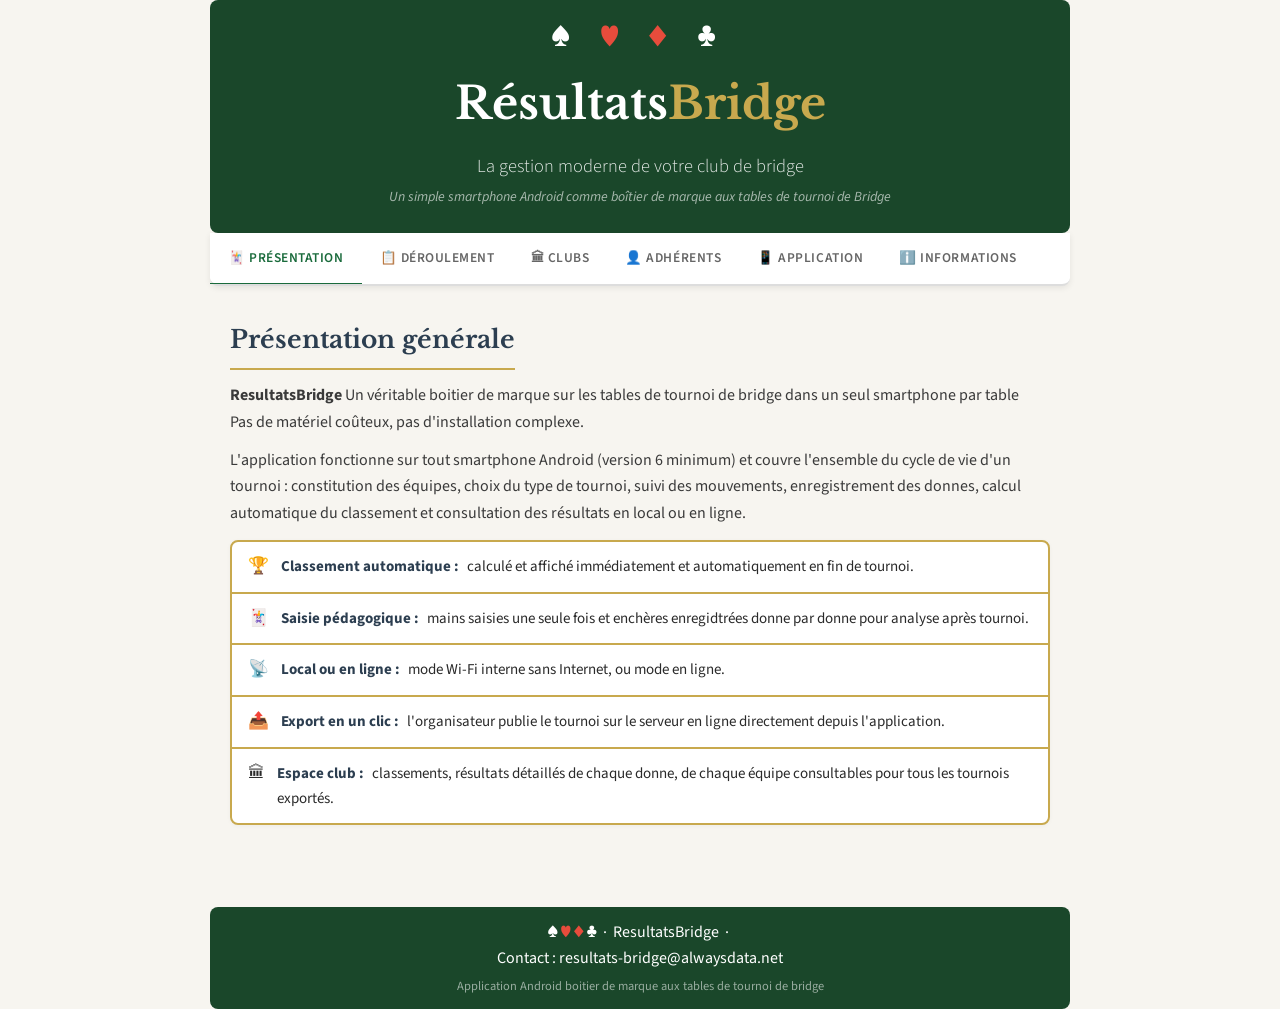
<file: index.html>
<!DOCTYPE html>
<html lang="fr">
<head>
    <meta charset="UTF-8">
    <meta name="viewport" content="width=device-width, initial-scale=1.0">
    <title>ResultatsBridge – Gestion de tournois de bridge</title>
    <link rel="icon" type="image/x-icon" href="https://resultats-bridge.alwaysdata.net/favicon.ico">
    <link rel="preconnect" href="https://fonts.googleapis.com">
    <link href="https://fonts.googleapis.com/css2?family=Libre+Baskerville:ital,wght@0,400;0,700;1,400&family=Source+Sans+3:wght@300;400;600;700&display=swap" rel="stylesheet">
    <link rel="stylesheet" href="style.css">
    <!-- Si index.html est à la racine et style.css aussi : href="style.css"      -->
    <!-- Si index.html est dans /asso/ comme les autres  : href="../style.css"    -->
</head>
<body>

<!-- ══ HEADER ══ -->
<header>
    <div class="header-inner">
        <div class="suits">
            ♠ <span class="suit-r">♥</span> <span class="suit-r">♦</span> ♣
        </div>
        <h1>Résultats<em>Bridge</em></h1>
        <p class="tagline suit-b">La gestion moderne de votre club de bridge</p>
        <p class="sub suit-b">Un simple smartphone Android comme boîtier de marque aux tables de tournoi de Bridge</p>
    </div>
</header>

<!-- ══ NAVIGATION ONGLETS ══ -->
<nav class="tab-nav" role="navigation" aria-label="Sections du site">
    <ul>
        <li><a href="#" data-tab="presentation" class="active">🃏 Présentation</a></li>
        <li><a href="#" data-tab="deroulement">📋 Déroulement</a></li>
        <li><a href="#" data-tab="clubs">🏛 Clubs</a></li>
        <li><a href="#" data-tab="adherents">👤 Adhérents</a></li>
        <li><a href="#" data-tab="telechargement">📱 Application</a></li>
        <li><a href="#" data-tab="informations">ℹ️ Informations</a></li>
    </ul>
</nav>

<!-- ════════════════════════════════════════════
     ONGLET 1 – PRÉSENTATION
     ════════════════════════════════════════════ -->
<section id="presentation" class="page-section active">

    <h2 class="anim">Présentation générale</h2>
    <p class="anim anim-d1">
        <strong>ResultatsBridge</strong> Un véritable boitier de marque sur les tables de tournoi de bridge dans un seul smartphone par
        table <br>
		Pas de matériel coûteux, pas d'installation complexe.
    </p>
    <p class="anim anim-d2">
        L'application fonctionne sur tout smartphone Android (version 6 minimum) et couvre l'ensemble
        du cycle de vie d'un tournoi : constitution des équipes, choix du type de tournoi, suivi des mouvements, enregistrement
        des donnes, calcul automatique du classement et consultation des résultats en local ou en ligne.
    </p>

    <!-- Fonctionnalités : liste compacte, pas de gros blocs cliquables -->
    <div class="foncs-liste anim">
        <div class="fonc-item">
            <span class="ico">🏆</span>
            <span><strong>Classement automatique :</strong> calculé et affiché immédiatement et automatiquement en fin de tournoi.</span>
        </div>
        <div class="fonc-item">
            <span class="ico">🃏</span>
            <span><strong>Saisie pédagogique :</strong> mains saisies une seule fois et enchères enregidtrées donne par donne pour analyse après tournoi.</span>
        </div>
        <div class="fonc-item">
            <span class="ico">📡</span>
            <span><strong>Local ou en ligne :</strong> mode Wi-Fi interne sans Internet, ou mode en ligne. </span>
        </div>
        <div class="fonc-item">
            <span class="ico">📤</span>
            <span><strong>Export en un clic :</strong> l'organisateur publie le tournoi sur le serveur en ligne directement depuis l'application.</span>
        </div>
		<div class="fonc-item">
            <span class="ico">🏛</span>
            <span><strong>Espace club :</strong> classements, résultats détaillés de chaque donne, de chaque équipe consultables pour tous les tournois exportés.</span>
        </div>
        
    </div>

    

</section>

<!-- ════════════════════════════════════════════
     ONGLET 2 – DÉROULEMENT
     ════════════════════════════════════════════ -->
<section id="deroulement" class="page-section">

    <h2 class="anim">Modes de fonctionnement</h2>
	<div class="foncs-liste anim">
        <div class="fonc-item">             
            <span class="ico">📡</span>
			<span><strong>Mode local Wi-Fi : </strong>           
            L'<strong>Organisateur</strong> crée un point d'accès Wi-Fi sur son smartphone 
			ou utilise un réseau Wi-Fi présent. Les joueurs s'y connectent et saisissent l'adresse IP 
			communiquée par l'<strong>Organisateur</strong>. <strong>Aucun Internet requis.</strong> 
			Export vers le serveur possible en fin de tournoi.</span>
        </div>
        <div class="fonc-item">
            <span class="ico">🌐 </span>
            <span><strong>Mode en ligne : </strong>
			L'<strong>Organisateur</strong> crée le tournoi directement sur le serveur. Les saisies sont envoyées en temps réel vers le serveur. Résultats accessibles immédiatement par les adhérents.</span>
        </div>    
    </div>
	
	<h2 class="anim">Préparation d'un tournoi</h2>
    <p class="anim">
        L'<strong>Organisateur</strong> configure le tournoi depuis son smartphone : nombre d'équipes,
        de tables, de donnes par table et de type le tournoi. 
    </p>

    <h3 class="anim">Types de tournois supportés</h3>
    <ul class="liste anim">
        <li>Tournois par 4 équipes sur 2 tables</li>
        <li>Tournois « Howell » avec ou sans table relais</li>
        <li>Tournois « Mitchell »</li>
    </ul>
	
	<p> Tous les mouvements sont préétablis et toutes informations nécessaires sont affichées 
	sur chaque smartphone de table, assurant le bon déroulement.</p>
	
    <p class="anim">
        Les équipes sont constituées rapidement depuis la liste des adhérents enregistrés. L'ajout
        de nouveaux joueurs est possible avant le lancement. L'<strong>Organisateur</strong> peut lui-même participer
        au tournoi depuis son propre smartphone.
    </p>

    <div class="note anim">
        <strong>Table relais :</strong> lorsqu'une table relais existe (tournoi Howell), l'application
        le signale et invite les joueurs à saisir les mains des donnes non jouées — un gain de temps
        précieux pour les autres tables.
    </div>

	
    <h2>Déroulement du Tournoi</h2>
    <p>
        À chaque table, un seul des joueurs — le <strong>marqueur</strong> — manipule le smartphone.<br>
        Il ouvre l'application, sélectionne son équipe, et vérifie : équipe adverse, numéro de table,
        donnes à jouer.<br>
		La partie peut commencer.
    </p>

    <div class="etapes">

        <div class="etape">
            <div class="etape-num"></div>
            <div class="etape-corps">
                <h3>Saisie des enchères</h3>
                <p>A la fin des enchères, le <strong>marqueur</strong>, en commençant par Nord, enregistre toutes ses enchères (pass, 1C, pass) puis Est (pass, pass, pass) puis Sud (1T, 1SA, pass) Ouest( pass, pass, pass).
                Le contrat final s'affiche automatiquement.</p>
                <div class="note bleu">
                    💡 si vous ne souhaitez pas saisir le détail des enchères, vous pouvez entrer directement le contrat final
					⚠️ vous perdrez cependant la comparaison inter-tables.
                </div>
            </div>
        </div>

        <div class="etape">
            <div class="etape-num"></div>
            <div class="etape-corps">
                <h3>Carte d'entame</h3>
                <p>L'entameur pose sa première carte. Le <strong>marqueur</strong> la saisit immédiatement<br>
                 ⚠️ étape obligatoire pour pouvoir enregistrer les résultats et continuer le tournoi.</p>
            </div>
        </div>

        <div class="etape">
            <div class="etape-num"></div>
            <div class="etape-corps">
                <h3>Saisie des résultats</h3>
                <p>La donne terminée, clic sur 
				<button style="
					background: #6750A4;
					color: white;
					border: none;
					border-radius: 50px;
					padding: 2px 4px;
					font-size: 0.85rem;
					font-weight: 600;
					cursor: pointer;
					letter-spacing: 0.03em;
				">Résultats ?</button>
				. Un résultat par défaut (= 0) s'affiche avec les points. Le <strong>marqueur</strong> modifie le résultat si nécessaire<br>
				Les points sont recalculés automatiquement. ⚠️ Un résultat incohérent (= 1 ou + 0) bloque l'affichage des points.</p>
            </div>
        </div>

        <div class="etape">
            <div class="etape-num"></div>
            <div class="etape-corps">
                <h3>Vérification des mains</h3>
                <p>Clic sur 
				<button style="
					background: #6750A4;
					color: white;
					border: none;
					border-radius: 50px;
					padding: 2px 4px;
					font-size: 0.85rem;
					font-weight: 600;
					cursor: pointer;
					letter-spacing: 0.03em;
				">Afficher les mains</button> pour s'assurer que tout le monde a joué les mêmes cartes (contrôle des étuis).</p>
                <ul class="liste vert">
                    <li>Si une autre table a déjà saisi les mains, une vérification sommaire suffit.</li>
                    <li>Sinon : saisie des cartes de Nord → Est → Sud. Les 13 cartes restantes vont à Ouest automatiquement.</li>
                    <li>⚠️ Sans saisie des mains : pas de comparaison inter-tables possible après le tournoi.</li>
                </ul>
            </div>
        </div>

        <div class="etape">
            <div class="etape-num"></div>
            <div class="etape-corps">
                <h3>Donne suivante</h3>
                <p>Le clic sur
				<button style="
					background: #6750A4;
					color: white;
					border: none;
					border-radius: 50px;
					padding: 2px 4px;
					font-size: 0.85rem;
					font-weight: 600;
					cursor: pointer;
					letter-spacing: 0.03em;
				">Donne suivante</button> enregistre tout définitivement sur le serveur.
                Continuer ainsi jusqu'à la dernière donne de la table.</p>
            </div>
        </div>

        <div class="etape">
            <div class="etape-num"></div>
            <div class="etape-corps">
                <h3>Changement de mouvement</h3>
                <p>À la dernière donne, l'écran « Changement de mouvement » indique la prochaine
                table et l'adversaire à rencontrer.</p>
                <div class="note bleu">
                    ⏳ Attendre le feu vert de l'<strong>Organisateur</strong> avant de changer de table. 
                </div>
            </div>
        </div>

        <div class="etape">
            <div class="etape-num"></div>
            <div class="etape-corps">
                <h3>Fin de tournoi et classement</h3>
                <p>Au dernier mouvement, dès que toutes les équipes ont enregistré leurs donnes, le classement est calculé
                automatiquement et affiché sur tous les smartphones connectés.</p>
				<p>Le clic sur
				<button style="
					background: #6750A4;
					color: white;
					border: none;
					border-radius: 50px;
					padding: 2px 4px;
					font-size: 0.85rem;
					font-weight: 600;
					cursor: pointer;
					letter-spacing: 0.03em;
				">Voir le détail des donnes</button> 
                <p>Un tableau détaillé liste toutes les donnes jouées par chaque équipe. En cliquant sur une ligne,
                on visualise les 4 mains et les enchères des deux équipes, si les saisies ont été effectuées.</p>
                <p>L'<strong>Organisateur</strong> peut ensuite <strong>exporter le tournoi</strong> vers le serveur
                en ligne en un seul clic.</p>
            </div>
        </div>

    </div>

</section>

<!-- ════════════════════════════════════════════
     ONGLET 3 – ESPACE CLUBS
     ════════════════════════════════════════════ -->
<section id="clubs" class="page-section">

    <h2>Espace Clubs</h2>
    <p>Le club dispose d'un espace dédié sur la plateforme. Le responsable du club gère les adhérents, et contrôle les accès.</p>

    <div class="note or">
        🔑 un <strong>CODE D'INVITATION </strong>est requis. Pour créer le compte du club, vous devez
        disposer d'un CODE D'INVITATION fourni par l'administrateur de la plateforme.
    </div>

    <div class="acces-grid">
        <div class="acces-card">
            <span class="icone">✍️ </span><span><strong> Inscrire mon club</strong></span>
            <p>Créez le compte de votre club avec votre CODE D'INVITATION.</p>
            <a href="https://resultats-bridge.alwaysdata.net/asso/inscription.html" class="btn btn-bleu">
                Inscrire mon club
            </a>
        </div>
        <div class="acces-card">
            <span class="icone">⚙️</span><span><strong>Gérer mon club</strong></span>
            <p>Administrez vos adhérents et leur accès</p>
            <a href="https://resultats-bridge.alwaysdata.net/asso/mon_compte.html" class="btn btn-vert">
                Mon compte club
            </a>
        </div>
    </div>

</section>

<!-- ════════════════════════════════════════════
     ONGLET 4 – ADHÉRENTS
     ════════════════════════════════════════════ -->
<section id="adherents" class="page-section">

    <h2>Espace Adhérents</h2>
    <p>Chaque membre du club peut créer un compte personnel pour consulter les résultats
    de tous les tournois publiés par son club.</p>

    <div class="note bleu">
        🔑 un <strong>CODE ADHÉRENT </strong>est requis. Votre club vous remet un CODE ADHÉRENT lors de
        votre inscription. Utilisez-le pour créer votre compte avec votre propre mot de passe.
    </div>

    <div class="acces-grid">
        <div class="acces-card">
            <span class="icone">👤</span><span><strong>Créer mon compte</strong></span>
            <p>Inscrivez-vous avec le CODE ADHÉRENT fourni par votre club.</p>
            <a href="https://resultats-bridge.alwaysdata.net/asso/inscription_adherent.html" class="btn btn-bleu">
                Créer mon compte
            </a>
        </div>
        <div class="acces-card">
            <span class="icone">🏆</span><span><strong>Mes résultats</strong></span>
            <p>Consulter classements et détails de tous les tournois.</p>
            <a href="https://resultats-bridge.alwaysdata.net/asso/resultats.html" class="btn btn-vert">
                Consulter les résultats
            </a>
        </div>
    </div>

    <div class="note">
        🎓 <strong>Intérêt pédagogique :</strong> comparer vos enchères
        aux autres tables, analyser les contrats — un outil précieux pour progresser au bridge.
    </div>

</section>

<!-- ════════════════════════════════════════════
     ONGLET 5 – APPLICATION / TÉLÉCHARGEMENT
     ════════════════════════════════════════════ -->
<section id="telechargement" class="page-section">

    <h2>Télécharger l'application</h2>
    <p>ResultatsBridge est une application Android. Elle doit être installée sur le
    smartphone de l'<strong>Organisateur</strong> et sur celui du <strong>marqueur</strong> de chaque table.</p>

    <div class="dl-box">
        <span class="app-icon">📱</span><span><strong> ResultatsBridge pour Android </strong></span>
        <p class="version">Android 6.0 minimum.</p>

        <!--
            Quand l'APK est prêt, remplacer le bloc dl-placeholder par :
            <a href="resultatsbridge.apk" class="btn btn-vert">⬇ Télécharger l'APK</a>
        -->
        <div class="dl-placeholder">
            ⏳ Le lien de téléchargement sera disponible prochainement.
        </div>

        <div class="dl-requisits">
            <strong>Prérequis :</strong><br>
            • Smartphone Android 6.0 ou supérieur<br>
            • Autoriser l'installation depuis des sources inconnues (une seule fois)<br>
            • Réseau Wi-Fi commun entre toutes les tables (local ou Internet)
        </div>
    </div>

    <h2>Comment installer l'application ?</h2>
    <div class="etapes">
        <div class="etape">
            <div class="etape-num"></div>
            <div class="etape-corps">
                <h3>Télécharger le fichier APK</h3>
                <p>Cliquez sur le bouton de téléchargement ci-dessus depuis votre smartphone Android.</p>
            </div>
        </div>
        <div class="etape">
            <div class="etape-num"></div>
            <div class="etape-corps">
                <h3>Autoriser l'installation</h3>
                <p>Android vous demandera d'autoriser l'installation depuis votre navigateur.
                Acceptez — cette étape n'est nécessaire qu'une seule fois.</p>
            </div>
        </div>
        <div class="etape">
            <div class="etape-num"></div>
            <div class="etape-corps">
                <h3>Installer et lancer</h3>
                <p>Ouvrez le fichier téléchargé et suivez les instructions. L'installation prend
                moins d'une minute.</p>
            </div>
        </div>
        <div class="etape">
            <div class="etape-num"></div>
            <div class="etape-corps">
                <h3>Configurer le réseau</h3>
                <p><strong>Organisateur :</strong> créez ou ouvrez un tournoi — l'adresse IP s'affiche.<br>
                <strong>Marqueurs de table :</strong> connectez-vous au même réseau Wi-Fi et saisissez
                cette adresse IP.</p>
            </div>
        </div>
    </div>

    <div class="note or">
        ❓ <strong>Problème d'installation ?</strong> Si « Application bloquée » apparaît, allez dans
        <em>Paramètres → Sécurité → Sources inconnues</em> et activez l'option.
        Cette manipulation n'est nécessaire qu'une seule fois.
    </div>

</section>

<!-- ════════════════════════════════════════════
     ONGLET 6 – INFORMATIONS (CORRIGÉ)
     ════════════════════════════════════════════ -->
<section id="informations" class="page-section">

    <!-- SECTION 1 — POINTS MATCH -->
    <h2>1. Points Match (PM)</h2>
    <div class="carte">
        <p>Les Points de Match (PM) servent à classer les résultats de manière relative : on ne compte pas l'écart de points au score, mais le nombre d'<strong>équipes</strong> que l'on a battues sur une même donne.</p>
        
        <h3>Grille de calcul des PM</h3>
        <table border="1" style="border-collapse: collapse; width: 100%; text-align: left;">
            <thead>
                <tr style="background-color: #f2f2f2;">
                    <th style="padding: 8px;">Comparaison du score</th>
                    <th style="padding: 8px;">Points attribués (PM)</th>
                </tr>
            </thead>
            <tbody>
                <tr><td style="padding: 8px;">Votre score est <strong>supérieur</strong> à celui d'une autre équipe</td><td style="padding: 8px;">2 PM</td></tr>
                <tr><td style="padding: 8px;">Votre score est <strong>égal</strong> à celui d'une autre équipe (partage)</td><td style="padding: 8px;">1 PM</td></tr>
                <tr><td style="padding: 8px;">Votre score est <strong>inférieur</strong> à celui d'une autre équipe</td><td style="padding: 8px;">0 PM</td></tr>
            </tbody>
        </table>

        <h3>Le Top par donne</h3>
        <p>Le <strong>Top</strong> est le score maximum qu'une équipe peut obtenir sur une donne jouée <em>n</em> fois.</p>
        <div class="formule" style="background: #eee; padding: 10px; border-radius: 5px; font-weight: bold; text-align: center;">
            Top = 2 × (n − 1)
        </div>
        <ul style="margin-top: 10px;">
            <li>Donne jouée 2 fois : Top = 2 PM</li>
            <li>Donne jouée 3 fois : Top = 4 PM</li>
        </ul>
    </div>

    <!-- SECTION 2 — POINTS NEUBERG -->
    <h2>2. Points Neuberg (Ajustement)</h2>
    <div class="carte">
        <p>La formule de Neuberg corrige les déséquilibres lorsqu'une donne n'a pas été jouée le même nombre de fois par toutes les équipes (en raison d'un relais ou d'un incident).</p>

        <div class="formule" style="background: #eee; padding: 10px; border-radius: 5px; font-weight: bold; text-align: center;">
            PM ajusté = [ ( (PM obtenu + 1) × N ) / (n + 1) ] − 1
        </div>
        <p style="font-size: 0.9rem; margin-top: 5px;">
            <strong>N</strong> : Nombre de fois maximum où la donne a été jouée dans le tournoi.<br>
            <strong>n</strong> : Nombre de fois effectif où cette donne spécifique a été jouée.
        </p>

        <h3>Exemple d'ajustement (Base N = 6)</h3>
        <table border="1" style="border-collapse: collapse; width: 100%; text-align: center;">
            <thead>
                <tr style="background-color: #f2f2f2;">
                    <th style="padding: 8px;">n (fois jouées)</th>
                    <th style="padding: 8px;">PM réel obtenu</th>
                    <th style="padding: 8px;">PM après Neuberg</th>
                </tr>
            </thead>
            <tbody>
                <tr><td style="padding: 8px;">6 (complet)</td><td style="padding: 8px;">8</td><td style="padding: 8px;"><strong>8,00</strong></td></tr>
                <tr><td style="padding: 8px;">4</td><td style="padding: 8px;">7</td><td style="padding: 8px;"><strong>11,00</strong></td></tr>
                <tr><td style="padding: 8px;">3</td><td style="padding: 8px;">2</td><td style="padding: 8px;"><strong>5,00</strong></td></tr>
                <tr><td style="padding: 8px;">3</td><td style="padding: 8px;">0</td><td style="padding: 8px;"><strong>1,00</strong></td></tr>
            </tbody>
        </table>
    </div>

   

    <!-- SECTION 3 — MITCHELL AVEC SKIP -->
    <h2>3. Mitchell avec Skip (Nombre de tables pair)</h2>
    <div class="carte">
        <h3>Le problème de la symétrie</h3>
        <p>Dans un Mitchell standard à nombre de tables pair (ex: 4, 6, 8), les équipes Est-Ouest finiraient par rejouer les mêmes donnes à mi-parcours.</p>

        <h3>La solution du saut (Skip)</h3>
        <p>Après la moitié des mouvements, les équipes Est-Ouest effectuent un <strong>saut</strong> en ignorant la table suivante (+2 tables au lieu de +1). Cela casse la symétrie et évite les doublons.</p>
        
        <table border="1" style="border-collapse: collapse; width: 100%; text-align: left; margin-top: 15px;">
            <thead>
                <tr style="background-color: #f2f2f2;">
                    <th style="padding: 10px;">Avantage</th>
                    <th style="padding: 10px;">Inconvénient</th>
                </tr>
            </thead>
            <tbody>
                <tr>
                    <td style="padding: 10px;">Mouvement simple et rapide.</td>
                    <td style="padding: 10px;">Les équipes EO jouent un set de donnes en moins (une rencontre de moins).</td>
                </tr>
            </tbody>
        </table>
    </div>

 <!-- SECTION 3 — MITCHELL AVEC GUÉRIDON -->
    <h2>3. Tournoi Mitchell avec Guéridon</h2>
    <div class="carte">
        <h3>Le rôle du Guéridon</h3>
        <p>Le guéridon désigne l'emplacement où un <strong>set de donnes n'est pas joué</strong> durant une ronde. C'est associé avec un partage de set de donnes entre 2 tables. Ce système permet de gérer un nombre de tables pair sans avoir recours au "Skip" (saut de table) et donc de jouer tous le même nombre de donnes.</p>
        
        <h3>Fonctionnement du partage et du repos</h3>
        <table border="1" style="border-collapse: collapse; width: 100%; text-align: left;">
            <thead>
                <tr style="background-color: #f2f2f2;">
                    <th style="padding: 8px;">Élément</th>
                    <th style="padding: 8px;">Règle de mouvement</th>
                </tr>
            </thead>
            <tbody>
                <tr>
                    <td style="padding: 8px;"><strong>Le Partage</strong></td>
                    <td style="padding: 8px;">La table 1 et la dernière table jouent simultanément le même set de donnes et se les échangent pendant la ronde.</td>
                </tr>
                <tr>
                    <td style="padding: 8px;"><strong>Le Guéridon</strong></td>
                    <td style="padding: 8px;">Contient le set de donnes qui n'est pas joué par personne pendant la ronde actuelle. Il sert de zone de transit pour la rotation suivante.</td>
                </tr>
                <tr>
                    <td style="padding: 8px;"><strong>Équipes EO</strong></td>
                    <td style="padding: 8px;">Se déplacent normalement d'une table vers le haut à chaque ronde.</td>
                </tr>
				<tr>
                    <td style="padding: 8px;"><strong>Les set de donnes</strong></td>
                    <td style="padding: 8px;">Se déplacent normalement d'une table vers le bas à chaque ronde, table Guéridon compris.</td>
                </tr>
                <tr>
                    <td style="padding: 8px;"><strong>Équipes NS</strong></td>
                    <td style="padding: 8px;">Restent fixes à leur table.</td>
                </tr>
            </tbody>
        </table>

        <h3>Avantages du système</h3>
        <ul>
            <li>Permet de jouer <strong>toutes les rondes</strong> (pas de perte de rencontre comme avec le Skip).</li>
            <li>Garantit que les équipes EO ne rencontrent jamais deux fois les mêmes donnes.</li>
            <li>Idéal pour intégrer une <strong>équipe "Relais"</strong> si le nombre total d'équipes est impair. La dernière table sera la table Relais et la table 1 ne sera plus obligée de partager son set de donnes, la table relais ne jouant pas de donnes</li>
        </ul>
    </div> 

<h2>4. Table Relais</h2>
	<div class="note" style="margin-top: 15px; padding: 10px; background-color: #fff3cd; border-left: 5px solid #ffeeba;">
		💡 <strong>Équipe Relais :</strong> Si le nombre total d'équipes est impair (ex: 7 équipes pour 4 tables), l'équipe EO arrivant à la place "Relais" ne joue pas pour la ronde. Dans ce cas en Mitchell les EO jouent un set de moins que les NS
	</div>
   


</section>
<!-- ══ FOOTER ══ -->
<footer>
    <p style="margin-bottom: 0px;">
        <span class="suit-b"> ♠ </span><span class="suit-r"> ♥ </span><span class="suit-r"> ♦ </span><span class="suit-b"> ♣ </span> 
        
        <a href="https://resultats-bridge.alwaysdata.net/index.html"><span class="suit-b">&nbsp;·&nbsp; ResultatsBridge &nbsp;·&nbsp;</span></a>
    </p>
	<p class="suit-b" style="margin-bottom: 0px;"> Contact : resultats-bridge@alwaysdata.net </p>
    <p class="suit-b" style="margin-top:5px; opacity:.55; font-size:.78rem;">
        Application Android boitier de marque aux tables de tournoi de bridge 
    </p>
</footer>

<script src="script.js"></script>
<!-- Si index.html est dans /asso/ : <script src="../script.js"></script> -->
</body>
</html>
</file>
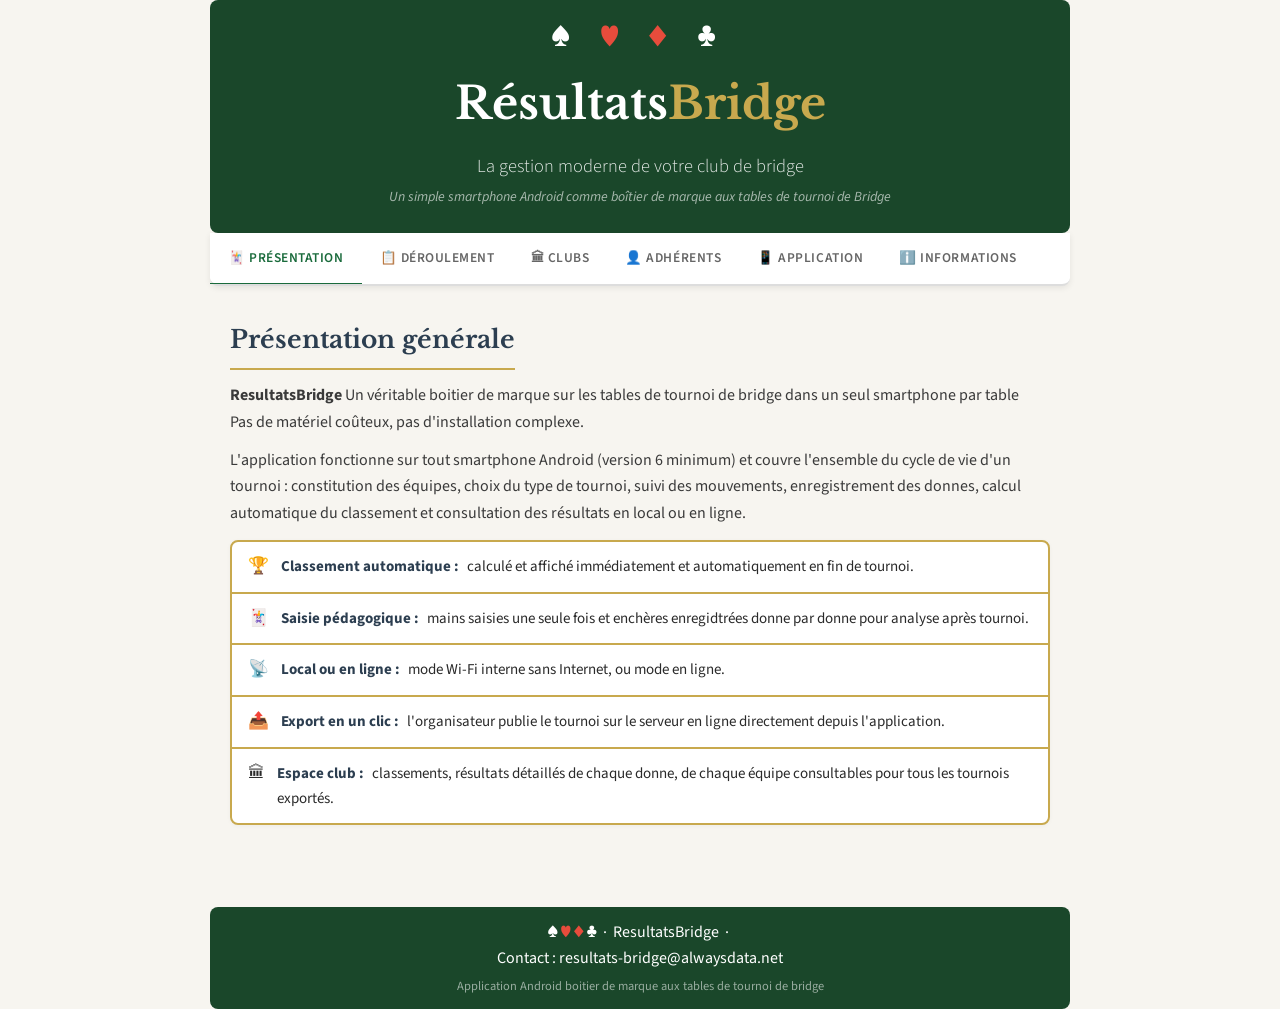
<file: web/index.html>
<!DOCTYPE html>
<html lang="fr">
<head>
    <meta charset="UTF-8">
    <meta name="viewport" content="width=device-width, initial-scale=1.0">
    <title>ResultatsBridge – Gestion de tournois de bridge</title>
    <link rel="icon" type="image/x-icon" href="https://resultats-bridge.alwaysdata.net/favicon.ico">
    <link rel="preconnect" href="https://fonts.googleapis.com">
    <link href="https://fonts.googleapis.com/css2?family=Libre+Baskerville:ital,wght@0,400;0,700;1,400&family=Source+Sans+3:wght@300;400;600;700&display=swap" rel="stylesheet">
    <link rel="stylesheet" href="style.css">
    <!-- Si index.html est à la racine et style.css aussi : href="style.css"      -->
    <!-- Si index.html est dans /asso/ comme les autres  : href="../style.css"    -->
</head>
<body>

<!-- ══ HEADER ══ -->
<header>
    <div class="header-inner">
        <div class="suits">
            ♠ <span class="suit-r">♥</span> <span class="suit-r">♦</span> ♣
        </div>
        <h1>Résultats<em>Bridge</em></h1>
        <p class="tagline suit-b">La gestion moderne de votre club de bridge</p>
        <p class="sub suit-b">Un simple smartphone Android comme boîtier de marque aux tables de tournoi de Bridge</p>
    </div>
</header>

<!-- ══ NAVIGATION ONGLETS ══ -->
<nav class="tab-nav" role="navigation" aria-label="Sections du site">
    <ul>
        <li><a href="#" data-tab="presentation" class="active">🃏 Présentation</a></li>
        <li><a href="#" data-tab="deroulement">📋 Déroulement</a></li>
        <li><a href="#" data-tab="clubs">🏛 Clubs</a></li>
        <li><a href="#" data-tab="adherents">👤 Adhérents</a></li>
        <li><a href="#" data-tab="telechargement">📱 Application</a></li>
        <li><a href="#" data-tab="informations">ℹ️ Informations</a></li>
    </ul>
</nav>

<!-- ════════════════════════════════════════════
     ONGLET 1 – PRÉSENTATION
     ════════════════════════════════════════════ -->
<section id="presentation" class="page-section active">

    <h2 class="anim">Présentation générale</h2>
    <p class="anim anim-d1">
        <strong>ResultatsBridge</strong> Un véritable boitier de marque sur les tables de tournoi de bridge dans un seul smartphone par
        table <br>
		Pas de matériel coûteux, pas d'installation complexe.
    </p>
    <p class="anim anim-d2">
        L'application fonctionne sur tout smartphone Android (version 6 minimum) et couvre l'ensemble
        du cycle de vie d'un tournoi : constitution des équipes, choix du type de tournoi, suivi des mouvements, enregistrement
        des donnes, calcul automatique du classement et consultation des résultats en local ou en ligne.
    </p>

    <!-- Fonctionnalités : liste compacte, pas de gros blocs cliquables -->
    <div class="foncs-liste anim">
        <div class="fonc-item">
            <span class="ico">🏆</span>
            <span><strong>Classement automatique :</strong> calculé et affiché immédiatement et automatiquement en fin de tournoi.</span>
        </div>
        <div class="fonc-item">
            <span class="ico">🃏</span>
            <span><strong>Saisie pédagogique :</strong> mains saisies une seule fois et enchères enregidtrées donne par donne pour analyse après tournoi.</span>
        </div>
        <div class="fonc-item">
            <span class="ico">📡</span>
            <span><strong>Local ou en ligne :</strong> mode Wi-Fi interne sans Internet, ou mode en ligne. </span>
        </div>
        <div class="fonc-item">
            <span class="ico">📤</span>
            <span><strong>Export en un clic :</strong> l'organisateur publie le tournoi sur le serveur en ligne directement depuis l'application.</span>
        </div>
		<div class="fonc-item">
            <span class="ico">🏛</span>
            <span><strong>Espace club :</strong> classements, résultats détaillés de chaque donne, de chaque équipe consultables pour tous les tournois exportés.</span>
        </div>
        
    </div>

    

</section>

<!-- ════════════════════════════════════════════
     ONGLET 2 – DÉROULEMENT
     ════════════════════════════════════════════ -->
<section id="deroulement" class="page-section">

    <h2 class="anim">Modes de fonctionnement</h2>
	<div class="foncs-liste anim">
        <div class="fonc-item">             
            <span class="ico">📡</span>
			<span><strong>Mode local Wi-Fi : </strong>           
            L'<strong>Organisateur</strong> crée un point d'accès Wi-Fi sur son smartphone 
			ou utilise un réseau Wi-Fi présent. Les joueurs s'y connectent et saisissent l'adresse IP 
			communiquée par l'<strong>Organisateur</strong>. <strong>Aucun Internet requis.</strong> 
			Export vers le serveur possible en fin de tournoi.</span>
        </div>
        <div class="fonc-item">
            <span class="ico">🌐 </span>
            <span><strong>Mode en ligne : </strong>
			L'<strong>Organisateur</strong> crée le tournoi directement sur le serveur. Les saisies sont envoyées en temps réel vers le serveur. Résultats accessibles immédiatement par les adhérents.</span>
        </div>    
    </div>
	
	<h2 class="anim">Préparation d'un tournoi</h2>
    <p class="anim">
        L'<strong>Organisateur</strong> configure le tournoi depuis son smartphone : nombre d'équipes,
        de tables, de donnes par table et de type le tournoi. 
    </p>

    <h3 class="anim">Types de tournois supportés</h3>
    <ul class="liste anim">
        <li>Tournois par 4 équipes sur 2 tables</li>
        <li>Tournois « Howell » avec ou sans table relais</li>
        <li>Tournois « Mitchell »</li>
    </ul>
	
	<p> Tous les mouvements sont préétablis et toutes informations nécessaires sont affichées 
	sur chaque smartphone de table, assurant le bon déroulement.</p>
	
    <p class="anim">
        Les équipes sont constituées rapidement depuis la liste des adhérents enregistrés. L'ajout
        de nouveaux joueurs est possible avant le lancement. L'<strong>Organisateur</strong> peut lui-même participer
        au tournoi depuis son propre smartphone.
    </p>

    <div class="note anim">
        <strong>Table relais :</strong> lorsqu'une table relais existe (tournoi Howell), l'application
        le signale et invite les joueurs à saisir les mains des donnes non jouées — un gain de temps
        précieux pour les autres tables.
    </div>

	
    <h2>Déroulement du Tournoi</h2>
    <p>
        À chaque table, un seul des joueurs — le <strong>marqueur</strong> — manipule le smartphone.<br>
        Il ouvre l'application, sélectionne son équipe, et vérifie : équipe adverse, numéro de table,
        donnes à jouer.<br>
		La partie peut commencer.
    </p>

    <div class="etapes">

        <div class="etape">
            <div class="etape-num"></div>
            <div class="etape-corps">
                <h3>Saisie des enchères</h3>
                <p>A la fin des enchères, le <strong>marqueur</strong>, en commençant par Nord, enregistre toutes ses enchères (pass, 1C, pass) puis Est (pass, pass, pass) puis Sud (1T, 1SA, pass) Ouest( pass, pass, pass).
                Le contrat final s'affiche automatiquement.</p>
                <div class="note bleu">
                    💡 si vous ne souhaitez pas saisir le détail des enchères, vous pouvez entrer directement le contrat final
					⚠️ vous perdrez cependant la comparaison inter-tables.
                </div>
            </div>
        </div>

        <div class="etape">
            <div class="etape-num"></div>
            <div class="etape-corps">
                <h3>Carte d'entame</h3>
                <p>L'entameur pose sa première carte. Le <strong>marqueur</strong> la saisit immédiatement<br>
                 ⚠️ étape obligatoire pour pouvoir enregistrer les résultats et continuer le tournoi.</p>
            </div>
        </div>

        <div class="etape">
            <div class="etape-num"></div>
            <div class="etape-corps">
                <h3>Saisie des résultats</h3>
                <p>La donne terminée, clic sur 
				<button style="
					background: #6750A4;
					color: white;
					border: none;
					border-radius: 50px;
					padding: 2px 4px;
					font-size: 0.85rem;
					font-weight: 600;
					cursor: pointer;
					letter-spacing: 0.03em;
				">Résultats ?</button>
				. Un résultat par défaut (= 0) s'affiche avec les points. Le <strong>marqueur</strong> modifie le résultat si nécessaire<br>
				Les points sont recalculés automatiquement. ⚠️ Un résultat incohérent (= 1 ou + 0) bloque l'affichage des points.</p>
            </div>
        </div>

        <div class="etape">
            <div class="etape-num"></div>
            <div class="etape-corps">
                <h3>Vérification des mains</h3>
                <p>Clic sur 
				<button style="
					background: #6750A4;
					color: white;
					border: none;
					border-radius: 50px;
					padding: 2px 4px;
					font-size: 0.85rem;
					font-weight: 600;
					cursor: pointer;
					letter-spacing: 0.03em;
				">Afficher les mains</button> pour s'assurer que tout le monde a joué les mêmes cartes (contrôle des étuis).</p>
                <ul class="liste vert">
                    <li>Si une autre table a déjà saisi les mains, une vérification sommaire suffit.</li>
                    <li>Sinon : saisie des cartes de Nord → Est → Sud. Les 13 cartes restantes vont à Ouest automatiquement.</li>
                    <li>⚠️ Sans saisie des mains : pas de comparaison inter-tables possible après le tournoi.</li>
                </ul>
            </div>
        </div>

        <div class="etape">
            <div class="etape-num"></div>
            <div class="etape-corps">
                <h3>Donne suivante</h3>
                <p>Le clic sur
				<button style="
					background: #6750A4;
					color: white;
					border: none;
					border-radius: 50px;
					padding: 2px 4px;
					font-size: 0.85rem;
					font-weight: 600;
					cursor: pointer;
					letter-spacing: 0.03em;
				">Donne suivante</button> enregistre tout définitivement sur le serveur.
                Continuer ainsi jusqu'à la dernière donne de la table.</p>
            </div>
        </div>

        <div class="etape">
            <div class="etape-num"></div>
            <div class="etape-corps">
                <h3>Changement de mouvement</h3>
                <p>À la dernière donne, l'écran « Changement de mouvement » indique la prochaine
                table et l'adversaire à rencontrer.</p>
                <div class="note bleu">
                    ⏳ Attendre le feu vert de l'<strong>Organisateur</strong> avant de changer de table. 
                </div>
            </div>
        </div>

        <div class="etape">
            <div class="etape-num"></div>
            <div class="etape-corps">
                <h3>Fin de tournoi et classement</h3>
                <p>Au dernier mouvement, dès que toutes les équipes ont enregistré leurs donnes, le classement est calculé
                automatiquement et affiché sur tous les smartphones connectés.</p>
				<p>Le clic sur
				<button style="
					background: #6750A4;
					color: white;
					border: none;
					border-radius: 50px;
					padding: 2px 4px;
					font-size: 0.85rem;
					font-weight: 600;
					cursor: pointer;
					letter-spacing: 0.03em;
				">Voir le détail des donnes</button> 
                <p>Un tableau détaillé liste toutes les donnes jouées par chaque équipe. En cliquant sur une ligne,
                on visualise les 4 mains et les enchères des deux équipes, si les saisies ont été effectuées.</p>
                <p>L'<strong>Organisateur</strong> peut ensuite <strong>exporter le tournoi</strong> vers le serveur
                en ligne en un seul clic.</p>
            </div>
        </div>

    </div>

</section>

<!-- ════════════════════════════════════════════
     ONGLET 3 – ESPACE CLUBS
     ════════════════════════════════════════════ -->
<section id="clubs" class="page-section">

    <h2>Espace Clubs</h2>
    <p>Le club dispose d'un espace dédié sur la plateforme. Le responsable du club gère les adhérents, et contrôle les accès.</p>

    <div class="note or">
        🔑 un <strong>CODE D'INVITATION </strong>est requis. Pour créer le compte du club, vous devez
        disposer d'un CODE D'INVITATION fourni par l'administrateur de la plateforme.
    </div>

    <div class="acces-grid">
        <div class="acces-card">
            <span class="icone">✍️ </span><span><strong> Inscrire mon club</strong></span>
            <p>Créez le compte de votre club avec votre CODE D'INVITATION.</p>
            <a href="https://resultats-bridge.alwaysdata.net/asso/inscription.html" class="btn btn-bleu">
                Inscrire mon club
            </a>
        </div>
        <div class="acces-card">
            <span class="icone">⚙️</span><span><strong>Gérer mon club</strong></span>
            <p>Administrez vos adhérents et leur accès</p>
            <a href="https://resultats-bridge.alwaysdata.net/asso/mon_compte.html" class="btn btn-vert">
                Mon compte club
            </a>
        </div>
    </div>

</section>

<!-- ════════════════════════════════════════════
     ONGLET 4 – ADHÉRENTS
     ════════════════════════════════════════════ -->
<section id="adherents" class="page-section">

    <h2>Espace Adhérents</h2>
    <p>Chaque membre du club peut créer un compte personnel pour consulter les résultats
    de tous les tournois publiés par son club.</p>

    <div class="note bleu">
        🔑 un <strong>CODE ADHÉRENT </strong>est requis. Votre club vous remet un CODE ADHÉRENT lors de
        votre inscription. Utilisez-le pour créer votre compte avec votre propre mot de passe.
    </div>

    <div class="acces-grid">
        <div class="acces-card">
            <span class="icone">👤</span><span><strong>Créer mon compte</strong></span>
            <p>Inscrivez-vous avec le CODE ADHÉRENT fourni par votre club.</p>
            <a href="https://resultats-bridge.alwaysdata.net/asso/inscription_adherent.html" class="btn btn-bleu">
                Créer mon compte
            </a>
        </div>
        <div class="acces-card">
            <span class="icone">🏆</span><span><strong>Mes résultats</strong></span>
            <p>Consulter classements et détails de tous les tournois.</p>
            <a href="https://resultats-bridge.alwaysdata.net/asso/resultats.html" class="btn btn-vert">
                Consulter les résultats
            </a>
        </div>
    </div>

    <div class="note">
        🎓 <strong>Intérêt pédagogique :</strong> comparer vos enchères
        aux autres tables, analyser les contrats — un outil précieux pour progresser au bridge.
    </div>

</section>

<!-- ════════════════════════════════════════════
     ONGLET 5 – APPLICATION / TÉLÉCHARGEMENT
     ════════════════════════════════════════════ -->
<section id="telechargement" class="page-section">

    <h2>Télécharger l'application</h2>
    <p>ResultatsBridge est une application Android. Elle doit être installée sur le
    smartphone de l'<strong>Organisateur</strong> et sur celui du <strong>marqueur</strong> de chaque table.</p>

    <div class="dl-box">
        <span class="app-icon">📱</span><span><strong> ResultatsBridge pour Android </strong></span>
        <p class="version">Android 6.0 minimum.</p>

        <a href="https://github.com/marco62118/ResultatsBridge/releases/download/v1.0/resultatsbridge.apk" class="btn btn-vert">⬇ Télécharger l'APK</a>
        <p class="version" style="margin-top:0.5rem">Version 1.0 — 01/05/2026</p>

        <div class="dl-requisits">
            <strong>Prérequis :</strong><br>
            • Smartphone Android 6.0 ou supérieur<br>
            • Autoriser l'installation depuis des sources inconnues (une seule fois)<br>
            • Réseau Wi-Fi commun entre toutes les tables (local ou Internet)
        </div>
    </div>

    <h2>Comment installer l'application ?</h2>
    <div class="etapes">
        <div class="etape">
            <div class="etape-num"></div>
            <div class="etape-corps">
                <h3>Télécharger le fichier APK</h3>
                <p>Cliquez sur le bouton de téléchargement ci-dessus depuis votre smartphone Android.</p>
            </div>
        </div>
        <div class="etape">
            <div class="etape-num"></div>
            <div class="etape-corps">
                <h3>Autoriser l'installation</h3>
                <p>Android vous demandera d'autoriser l'installation depuis votre navigateur.
                Acceptez — cette étape n'est nécessaire qu'une seule fois.</p>
            </div>
        </div>
        <div class="etape">
            <div class="etape-num"></div>
            <div class="etape-corps">
                <h3>Installer et lancer</h3>
                <p>Ouvrez le fichier téléchargé et suivez les instructions. L'installation prend
                moins d'une minute.</p>
            </div>
        </div>
        <div class="etape">
            <div class="etape-num"></div>
            <div class="etape-corps">
                <h3>Configurer le réseau</h3>
                <p><strong>Organisateur :</strong> créez ou ouvrez un tournoi — l'adresse IP s'affiche.<br>
                <strong>Marqueurs de table :</strong> connectez-vous au même réseau Wi-Fi et saisissez
                cette adresse IP.</p>
            </div>
        </div>
    </div>

    <div class="note or">
        ❓ <strong>Problème d'installation ?</strong> Si « Application bloquée » apparaît, allez dans
        <em>Paramètres → Sécurité → Sources inconnues</em> et activez l'option.
        Cette manipulation n'est nécessaire qu'une seule fois.
    </div>

</section>

<!-- ════════════════════════════════════════════
     ONGLET 6 – INFORMATIONS (CORRIGÉ)
     ════════════════════════════════════════════ -->
<section id="informations" class="page-section">

    <!-- SECTION 1 — POINTS MATCH -->
    <h2>1. Points Match (PM)</h2>
    <div class="carte">
        <p>Les Points de Match (PM) servent à classer les résultats de manière relative : on ne compte pas l'écart de points au score, mais le nombre d'<strong>équipes</strong> que l'on a battues sur une même donne.</p>
        
        <h3>Grille de calcul des PM</h3>
        <table border="1" style="border-collapse: collapse; width: 100%; text-align: left;">
            <thead>
                <tr style="background-color: #f2f2f2;">
                    <th style="padding: 8px;">Comparaison du score</th>
                    <th style="padding: 8px;">Points attribués (PM)</th>
                </tr>
            </thead>
            <tbody>
                <tr><td style="padding: 8px;">Votre score est <strong>supérieur</strong> à celui d'une autre équipe</td><td style="padding: 8px;">2 PM</td></tr>
                <tr><td style="padding: 8px;">Votre score est <strong>égal</strong> à celui d'une autre équipe (partage)</td><td style="padding: 8px;">1 PM</td></tr>
                <tr><td style="padding: 8px;">Votre score est <strong>inférieur</strong> à celui d'une autre équipe</td><td style="padding: 8px;">0 PM</td></tr>
            </tbody>
        </table>

        <h3>Le Top par donne</h3>
        <p>Le <strong>Top</strong> est le score maximum qu'une équipe peut obtenir sur une donne jouée <em>n</em> fois.</p>
        <div class="formule" style="background: #eee; padding: 10px; border-radius: 5px; font-weight: bold; text-align: center;">
            Top = 2 × (n − 1)
        </div>
        <ul style="margin-top: 10px;">
            <li>Donne jouée 2 fois : Top = 2 PM</li>
            <li>Donne jouée 3 fois : Top = 4 PM</li>
        </ul>
    </div>

    <!-- SECTION 2 — POINTS NEUBERG -->
    <h2>2. Points Neuberg (Ajustement)</h2>
    <div class="carte">
        <p>La formule de Neuberg corrige les déséquilibres lorsqu'une donne n'a pas été jouée le même nombre de fois par toutes les équipes (en raison d'un relais ou d'un incident).</p>

        <div class="formule" style="background: #eee; padding: 10px; border-radius: 5px; font-weight: bold; text-align: center;">
            PM ajusté = [ ( (PM obtenu + 1) × N ) / (n + 1) ] − 1
        </div>
        <p style="font-size: 0.9rem; margin-top: 5px;">
            <strong>N</strong> : Nombre de fois maximum où la donne a été jouée dans le tournoi.<br>
            <strong>n</strong> : Nombre de fois effectif où cette donne spécifique a été jouée.
        </p>

        <h3>Exemple d'ajustement (Base N = 6)</h3>
        <table border="1" style="border-collapse: collapse; width: 100%; text-align: center;">
            <thead>
                <tr style="background-color: #f2f2f2;">
                    <th style="padding: 8px;">n (fois jouées)</th>
                    <th style="padding: 8px;">PM réel obtenu</th>
                    <th style="padding: 8px;">PM après Neuberg</th>
                </tr>
            </thead>
            <tbody>
                <tr><td style="padding: 8px;">6 (complet)</td><td style="padding: 8px;">8</td><td style="padding: 8px;"><strong>8,00</strong></td></tr>
                <tr><td style="padding: 8px;">4</td><td style="padding: 8px;">7</td><td style="padding: 8px;"><strong>11,00</strong></td></tr>
                <tr><td style="padding: 8px;">3</td><td style="padding: 8px;">2</td><td style="padding: 8px;"><strong>5,00</strong></td></tr>
                <tr><td style="padding: 8px;">3</td><td style="padding: 8px;">0</td><td style="padding: 8px;"><strong>1,00</strong></td></tr>
            </tbody>
        </table>
    </div>

   

    <!-- SECTION 3 — MITCHELL AVEC SKIP -->
    <h2>3. Mitchell avec Skip (Nombre de tables pair)</h2>
    <div class="carte">
        <h3>Le problème de la symétrie</h3>
        <p>Dans un Mitchell standard à nombre de tables pair (ex: 4, 6, 8), les équipes Est-Ouest finiraient par rejouer les mêmes donnes à mi-parcours.</p>

        <h3>La solution du saut (Skip)</h3>
        <p>Après la moitié des mouvements, les équipes Est-Ouest effectuent un <strong>saut</strong> en ignorant la table suivante (+2 tables au lieu de +1). Cela casse la symétrie et évite les doublons.</p>
        
        <table border="1" style="border-collapse: collapse; width: 100%; text-align: left; margin-top: 15px;">
            <thead>
                <tr style="background-color: #f2f2f2;">
                    <th style="padding: 10px;">Avantage</th>
                    <th style="padding: 10px;">Inconvénient</th>
                </tr>
            </thead>
            <tbody>
                <tr>
                    <td style="padding: 10px;">Mouvement simple et rapide.</td>
                    <td style="padding: 10px;">Les équipes EO jouent un set de donnes en moins (une rencontre de moins).</td>
                </tr>
            </tbody>
        </table>
    </div>

 <!-- SECTION 3 — MITCHELL AVEC GUÉRIDON -->
    <h2>3. Tournoi Mitchell avec Guéridon</h2>
    <div class="carte">
        <h3>Le rôle du Guéridon</h3>
        <p>Le guéridon désigne l'emplacement où un <strong>set de donnes n'est pas joué</strong> durant une ronde. C'est associé avec un partage de set de donnes entre 2 tables. Ce système permet de gérer un nombre de tables pair sans avoir recours au "Skip" (saut de table) et donc de jouer tous le même nombre de donnes.</p>
        
        <h3>Fonctionnement du partage et du repos</h3>
        <table border="1" style="border-collapse: collapse; width: 100%; text-align: left;">
            <thead>
                <tr style="background-color: #f2f2f2;">
                    <th style="padding: 8px;">Élément</th>
                    <th style="padding: 8px;">Règle de mouvement</th>
                </tr>
            </thead>
            <tbody>
                <tr>
                    <td style="padding: 8px;"><strong>Le Partage</strong></td>
                    <td style="padding: 8px;">La table 1 et la dernière table jouent simultanément le même set de donnes et se les échangent pendant la ronde.</td>
                </tr>
                <tr>
                    <td style="padding: 8px;"><strong>Le Guéridon</strong></td>
                    <td style="padding: 8px;">Contient le set de donnes qui n'est pas joué par personne pendant la ronde actuelle. Il sert de zone de transit pour la rotation suivante.</td>
                </tr>
                <tr>
                    <td style="padding: 8px;"><strong>Équipes EO</strong></td>
                    <td style="padding: 8px;">Se déplacent normalement d'une table vers le haut à chaque ronde.</td>
                </tr>
				<tr>
                    <td style="padding: 8px;"><strong>Les set de donnes</strong></td>
                    <td style="padding: 8px;">Se déplacent normalement d'une table vers le bas à chaque ronde, table Guéridon compris.</td>
                </tr>
                <tr>
                    <td style="padding: 8px;"><strong>Équipes NS</strong></td>
                    <td style="padding: 8px;">Restent fixes à leur table.</td>
                </tr>
            </tbody>
        </table>

        <h3>Avantages du système</h3>
        <ul>
            <li>Permet de jouer <strong>toutes les rondes</strong> (pas de perte de rencontre comme avec le Skip).</li>
            <li>Garantit que les équipes EO ne rencontrent jamais deux fois les mêmes donnes.</li>
            <li>Idéal pour intégrer une <strong>équipe "Relais"</strong> si le nombre total d'équipes est impair. La dernière table sera la table Relais et la table 1 ne sera plus obligée de partager son set de donnes, la table relais ne jouant pas de donnes</li>
        </ul>
    </div> 

<h2>4. Table Relais</h2>
	<div class="note" style="margin-top: 15px; padding: 10px; background-color: #fff3cd; border-left: 5px solid #ffeeba;">
		💡 <strong>Équipe Relais :</strong> Si le nombre total d'équipes est impair (ex: 7 équipes pour 4 tables), l'équipe EO arrivant à la place "Relais" ne joue pas pour la ronde. Dans ce cas en Mitchell les EO jouent un set de moins que les NS
	</div>
   


</section>
<!-- ══ FOOTER ══ -->
<footer>
    <p style="margin-bottom: 0px;">
        <span class="suit-b"> ♠ </span><span class="suit-r"> ♥ </span><span class="suit-r"> ♦ </span><span class="suit-b"> ♣ </span> 
        
        <a href="https://resultats-bridge.alwaysdata.net/index.html"><span class="suit-b">&nbsp;·&nbsp; ResultatsBridge &nbsp;·&nbsp;</span></a>
    </p>
	<p class="suit-b" style="margin-bottom: 0px;"> Contact : resultats-bridge@alwaysdata.net </p>
    <p class="suit-b" style="margin-top:5px; opacity:.55; font-size:.78rem;">
        Application Android boitier de marque aux tables de tournoi de bridge 
    </p>
</footer>

<script src="script.js"></script>
<!-- Si index.html est dans /asso/ : <script src="../script.js"></script> -->
</body>
</html>
</file>
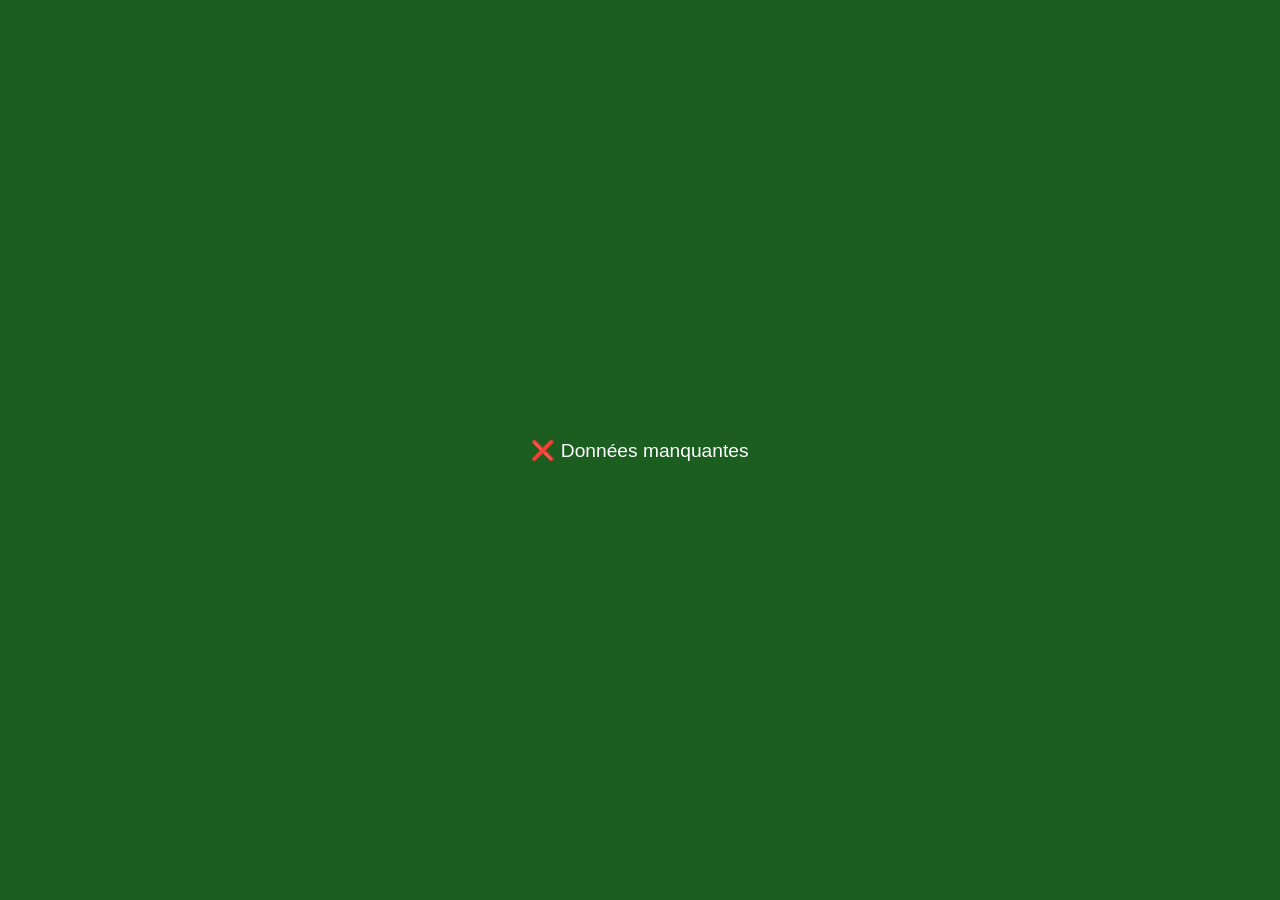
<file: web/asso avec mitchell/affichage_donne.html>
<!DOCTYPE html>
<html lang="fr">
<head>
    <meta charset="UTF-8">
    <meta name="viewport" content="width=device-width, initial-scale=1.0, user-scalable=no">
    <title>Donne — Bridge Online</title>
    <style>
        * { margin: 0; padding: 0; box-sizing: border-box; }

        body {
            background: #1B5E20;
            color: white;
            font-family: 'DM Sans', sans-serif;
            min-height: 100vh;
            display: flex;
            flex-direction: column;
        }

        /* ── Bandeau ── */
        .bandeau { background: #2E7D32; padding: 4px 8px; }

        .bandeau-ligne1 {
            display: flex;
            align-items: center;
            gap: 8px;
        }

        .btn-retour {
            background: #ef5350;
            border: 2px solid #ff8a80;
            color: white;
            font-size: 1.4rem;
            cursor: pointer;
            padding: 2px 10px;
            line-height: 1;
            border-radius: 6px;
            font-weight: 900;
        }

        .bandeau-titre { color: white; font-size: 13px; font-weight: 600; }

        .bandeau-ligne2 {
            display: flex;
            justify-content: center;
            align-items: center;
            gap: 4px;
            padding: 2px 0 2px;
            font-size: 13px;
        }

        .bandeau-ligne3 {
            display: flex;
            justify-content: center;
            align-items: center;
            gap: 12px;
            padding: 2px 0 4px;
            font-size: 12px;
        }

        .info-contrat { color: #ffe082; font-weight: 700; }
        .info-entame  { color: #b2dfdb; font-weight: 600; }

        .eq-ns  { color: #ffff00; font-weight: 900; font-size: 14px; }
        .eq-eo  { color: #00ffff; font-weight: 900; font-size: 14px; }
        .eq-txt { color: white; }

        /* ── Tapis ── */
        .tapis {
            flex: 1;
            display: flex;
            flex-direction: column;
            padding: 6px;
            gap: 4px;
        }

        .zone-nord, .zone-sud {
            display: flex;
            flex-direction: column;
            align-items: center;
            gap: 2px;
        }

        .label-joueur { font-size: 15px; font-weight: 700; color: white; }

        .mains-ns {
            display: flex;
            justify-content: center;
            gap: 2px;
            width: 100%;
        }

        /* ── CARTES VERTICALES (Nord/Sud) ── */
        .carte-v {
            background: white;
            border: 1px solid #999;
            border-radius: 5px;
            width: clamp(34px, calc(100vw / 13.5), 58px);
            aspect-ratio: 0.65;
            display: flex;
            flex-direction: column;
            align-items: center;
            justify-content: space-between;
            padding: 3px 2px;
        }

        .carte-v .valeur {
            font-size: clamp(16px, 2.6vw, 24px);
            font-weight: 900;
            color: black;
            line-height: 1;
        }

        .carte-v .symbole {
            font-size: clamp(20px, 3.2vw, 30px);
            line-height: 1;
        }

        /* ── Centre ── */
        .zone-centre {
            display: flex;
            align-items: center;
            justify-content: space-between;
            flex: 1;
            gap: 4px;
        }

        /* ── CARTES HORIZONTALES (Est/Ouest) ── */
        .mains-eo { display: flex; flex-direction: column; gap: 2px; }

        .carte-h {
            background: white;
            border: 1px solid #999;
            border-radius: 5px;
            width: clamp(52px, 10vw, 72px);
            height: clamp(26px, 4.5vw, 36px);
            display: flex;
            align-items: center;
            justify-content: center;
            gap: 3px;
        }

        .carte-h .valeur {
            font-size: clamp(16px, 2.6vw, 24px);
            font-weight: 900;
            color: black;
        }

        .carte-h .symbole { font-size: clamp(16px, 2.6vw, 24px); }

        .rouge { color: red; }
        .noir  { color: black; }

        /* ── Tableau enchères ── */
        .tableau-encheres {
            background: white;
            border: 1px solid #607d8b;
            border-radius: 4px;
            width: clamp(180px, 30vw, 280px);
            flex-shrink: 0;
            color: black;
            overflow: hidden;
            max-height: 260px;
        }

        .enc-header {
            display: grid;
            grid-template-columns: repeat(4, 1fr);
        }

        .enc-header .col {
            text-align: center;
            font-size: clamp(9px, 1.2vw, 12px);
            font-weight: 700;
            padding: 5px 2px;
            border: 1px solid #546e7a;
        }

        .enc-vuln   { background: #EF5350; color: white; }
        .enc-normal { background: #ECEFF1; color: black; }

        .enc-body { overflow-y: auto; max-height: 220px; }

        .enc-row { display: grid; grid-template-columns: repeat(4, 1fr); }

        .enc-cell {
            text-align: center;
            padding: 6px 2px;
            border: 1px solid #546e7a;
            font-size: clamp(13px, 2vw, 18px);
            font-weight: 800;
            min-height: 28px;
            display: flex;
            align-items: center;
            justify-content: center;
        }

        .chargement {
            display: flex;
            align-items: center;
            justify-content: center;
            height: 100vh;
            font-size: 1.2rem;
            color: white;
        }
    </style>
</head>
<body>

<div id="app"><div class="chargement">Chargement...</div></div>

<script>
const donne = JSON.parse(sessionStorage.getItem('donne') || 'null');

if (!donne) {
    document.getElementById('app').innerHTML = '<div class="chargement">❌ Données manquantes</div>';
} else {
    renderDonne(donne);
}

function renderDonne(d) {
    const nsVuln = d.vulnerable === 'NS' || d.vulnerable === 'T';
    const eoVuln = d.vulnerable === 'EO' || d.vulnerable === 'T';

    const encheres = (d.encheres && d.encheres.length > 0)
        ? d.encheres
        : reconstruireEncheres(d.contrat, d.declarant, d.donneur);

    // Formater résultat
    const resText = (d.resultat_contrat === '=' || d.resultat_contrat === '0')
        ? 'égal'
        : `${d.resultat_contrat} ${d.nombre_pli || ''}`;
    const contratFormate = (d.contrat || '').replace(/P/g,'♠').replace(/C/g,'♥').replace(/K/g,'♦').replace(/T/g,'♣').replace(/S/g,' SA');
    const entame = d.carteEntame
        ? d.carteEntame.replace(/P/g,'♠').replace(/C/g,'♥').replace(/K/g,'♦').replace(/T/g,'♣')
        : '';

    document.getElementById('app').innerHTML = `
        <div class="bandeau">
            <div class="bandeau-ligne1">
                <button class="btn-retour" onclick="history.back()">&#8592;</button>
                <span class="bandeau-titre">Tournoi N°${d.idTournoi}</span>
            </div>
            <div class="bandeau-ligne2">
                <span class="eq-txt">Donne ${d.numero_donne} :</span>
                <span class="eq-ns">NS ${d.equipeNS}</span>
                <span class="eq-txt">contre</span>
                <span class="eq-eo">EO ${d.equipeEO}</span>
            </div>
            <div class="bandeau-ligne3">
                <span class="info-contrat">${contratFormate} par ${d.declarant || '—'} — ${resText}</span>
                ${entame ? `<span class="info-entame">Entame : ${entame}</span>` : ''}
            </div>
        </div>

        <div class="tapis">
            <div class="zone-nord">
                <span class="label-joueur">NORD</span>
                <div class="mains-ns" id="mains-N"></div>
            </div>

            <div class="zone-centre">
                <div>
                    <div class="label-joueur" style="text-align:center;margin-bottom:3px">OUEST</div>
                    <div class="mains-eo" id="mains-O"></div>
                </div>

                <div class="tableau-encheres">
                    <div class="enc-header">
                        ${['N','E','S','O'].map(p => {
                            const nom = {N:'NORD',E:'EST',S:'SUD',O:'OUEST'}[p];
                            const vuln = (nsVuln && (p==='N'||p==='S')) || (eoVuln && (p==='E'||p==='O'));
                            return `<div class="col ${vuln?'enc-vuln':'enc-normal'}">${nom}</div>`;
                        }).join('')}
                    </div>
                    <div class="enc-body" id="enc-body"></div>
                </div>

                <div>
                    <div class="label-joueur" style="text-align:center;margin-bottom:3px">EST</div>
                    <div class="mains-eo" id="mains-E"></div>
                </div>
            </div>

            <div class="zone-sud">
                <div class="mains-ns" id="mains-S"></div>
                <span class="label-joueur">SUD</span>
            </div>
        </div>
    `;

    ['N','S'].forEach(pos => {
        const container = document.getElementById('mains-' + pos);
        (d.mains[pos] || []).forEach(c => container.appendChild(carteVerticale(c)));
    });

    ['O','E'].forEach(pos => {
        const container = document.getElementById('mains-' + pos);
        (d.mains[pos] || []).forEach(c => container.appendChild(carteHorizontale(c)));
    });

    renderEncheres(encheres);
}

function carteVerticale(c) {
    const [valeur, couleur] = parseCarteCode(c);
    const isRouge = couleur === 'C' || couleur === 'K';
    const el = document.createElement('div');
    el.className = 'carte-v';
    el.innerHTML = `
        <span class="valeur">${valeur}</span>
        <span class="symbole ${isRouge?'rouge':'noir'}">${symbole(couleur)}</span>
    `;
    return el;
}

function carteHorizontale(c) {
    const [valeur, couleur] = parseCarteCode(c);
    const isRouge = couleur === 'C' || couleur === 'K';
    const el = document.createElement('div');
    el.className = 'carte-h';
    el.innerHTML = `
        <span class="valeur">${valeur}</span>
        <span class="symbole ${isRouge?'rouge':'noir'}">${symbole(couleur)}</span>
    `;
    return el;
}

function parseCarteCode(code) {
    if (!code) return ['?', '?'];
    const couleur = code.slice(-1);
    const valeur  = code.slice(0, -1);
    return [valeur, couleur];
}

function symbole(c) {
    return { P:'♠', C:'♥', K:'♦', T:'♣' }[c] || c;
}

function renderEncheres(encheres) {
    const body = document.getElementById('enc-body');
    if (!body) return;

    const positions = ['N','E','S','O'];
    const aligne = [];

    if (encheres.length > 0) {
        const premier  = encheres[0].joueur.toUpperCase().charAt(0);
        const decalage = positions.indexOf(premier);
        for (let i = 0; i < decalage; i++) aligne.push('');
        encheres.forEach(ann => aligne.push(formaterAnnonce(ann.annonce)));
    }

    const lignes = [];
    for (let i = 0; i < aligne.length; i += 4) lignes.push(aligne.slice(i, i+4));

    body.innerHTML = lignes.map(ligne => `
        <div class="enc-row">
            ${[0,1,2,3].map(i => {
                const txt = ligne[i] || '';
                const isRouge = txt.includes('♥') || txt.includes('♦');
                return `<div class="enc-cell" style="color:${isRouge?'red':'black'}">${txt}</div>`;
            }).join('')}
        </div>
    `).join('');
}

function formaterAnnonce(ann) {
    const up = ann.toUpperCase();
    if (up === 'PASSE') return 'Passe';
    if (up === 'X' || up === 'CONTRE') return 'X';
    if (up === 'XX' || up === 'SURCONTRE') return 'XX';
    return ann.replace(/P/g,'♠').replace(/C/g,'♥').replace(/K/g,'♦').replace(/T/g,'♣').replace(/S/g,' SA');
}

function reconstruireEncheres(contrat, declarant, donneur) {
    const encheres  = [];
    const positions = ['O','N','E','S'];
    const posD      = {NORD:'N',SUD:'S',EST:'E',OUEST:'O',N:'N',S:'S',E:'E',O:'O'};
    const posDeclarant = posD[(declarant||'').toUpperCase()] || 'N';
    const posDonneur   = (donneur||'N').toUpperCase();

    const iDonneur   = positions.indexOf(posDonneur);
    const iDeclarant = positions.indexOf(posDeclarant);
    if (iDonneur === -1 || iDeclarant === -1) return [];

    let idx = iDonneur;
    while (idx !== iDeclarant) {
        encheres.push({ joueur: positions[idx], annonce: 'Passe' });
        idx = (idx + 1) % 4;
    }
    encheres.push({ joueur: posDeclarant, annonce: contrat });
    idx = (iDeclarant + 1) % 4;
    for (let i = 0; i < 3; i++) {
        encheres.push({ joueur: positions[idx], annonce: 'Passe' });
        idx = (idx + 1) % 4;
    }
    return encheres;
}
</script>
</body>
</html>
</file>
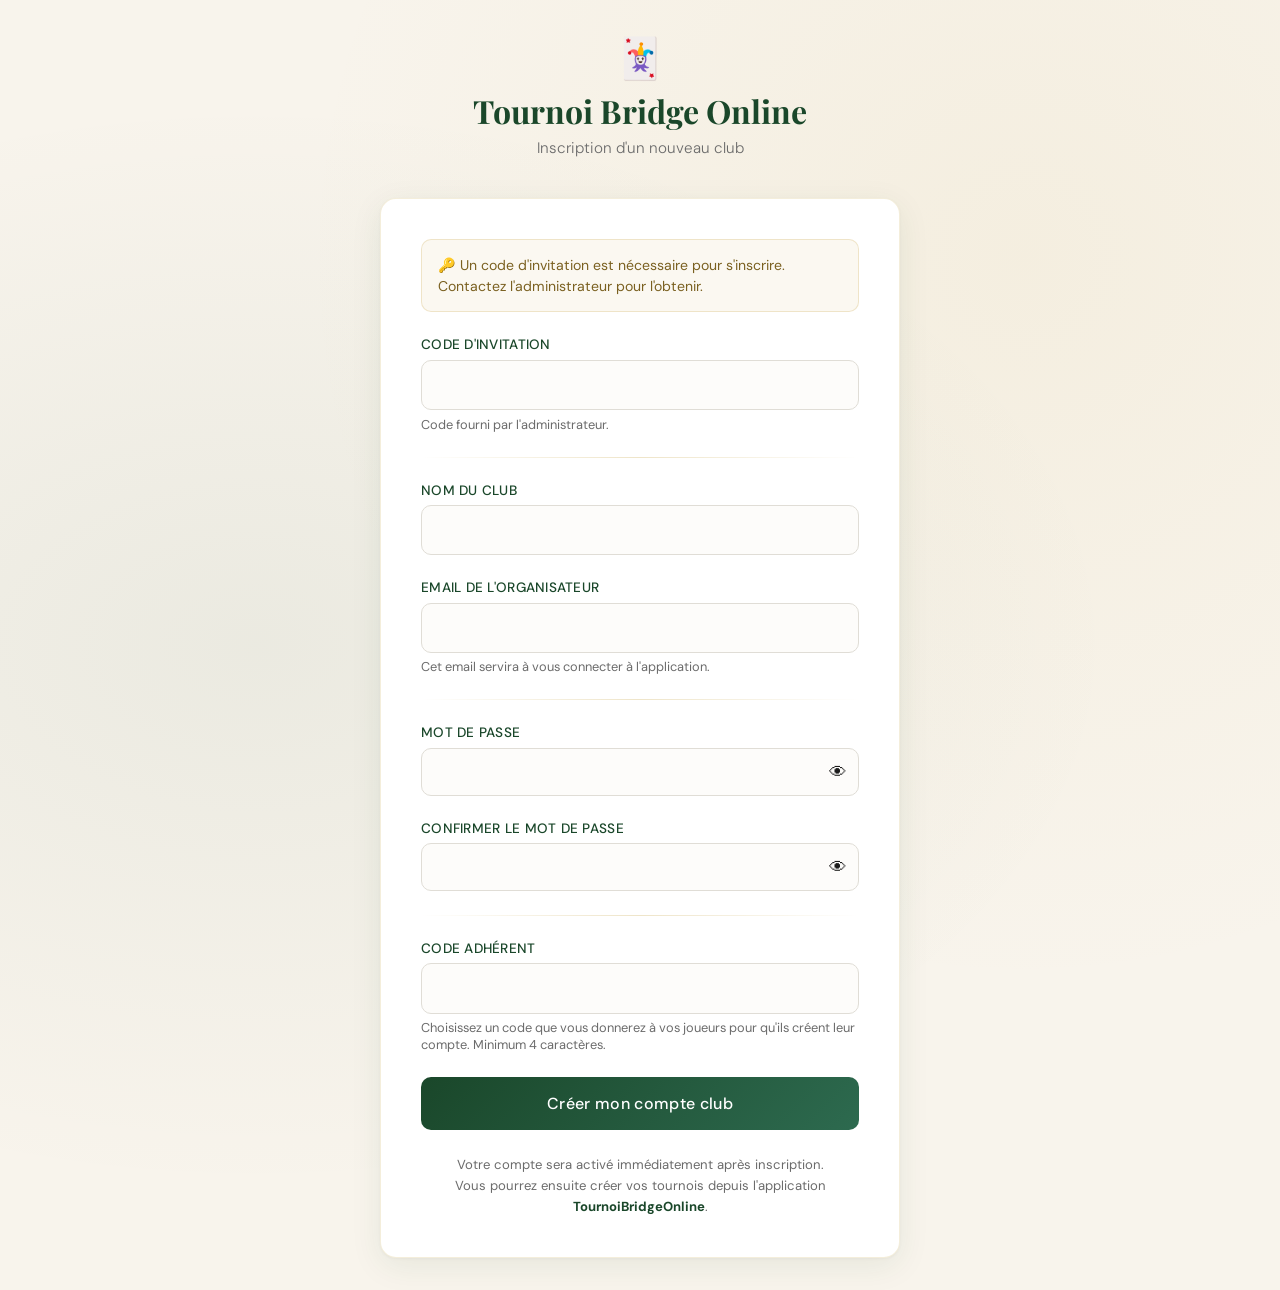
<file: web/asso avec mitchell/inscription.html>
<!DOCTYPE html>
<html lang="fr">
<head>
    <meta charset="UTF-8">
    <meta name="viewport" content="width=device-width, initial-scale=1.0">
    <title>Inscription — Tournoi Bridge Online</title>
    <link href="https://fonts.googleapis.com/css2?family=Playfair+Display:wght@400;700&family=DM+Sans:wght@300;400;500&display=swap" rel="stylesheet">
    <style>
        :root {
            --vert:  #1a472a;
            --vert2: #2d6a4f;
            --or:    #c9a84c;
            --creme: #f8f4ec;
            --texte: #1c1c1c;
            --gris:  #6b6b6b;
            --rouge: #c0392b;
            --succes:#1a472a;
        }

        * { margin: 0; padding: 0; box-sizing: border-box; }

        body {
            font-family: 'DM Sans', sans-serif;
            background: var(--creme);
            color: var(--texte);
            min-height: 100vh;
            display: flex;
            align-items: center;
            justify-content: center;
            padding: 2rem;
            background-image:
                radial-gradient(ellipse at 20% 50%, rgba(26,71,42,0.06) 0%, transparent 60%),
                radial-gradient(ellipse at 80% 20%, rgba(201,168,76,0.08) 0%, transparent 50%);
        }

        .container { width: 100%; max-width: 520px; }

        .entete { text-align: center; margin-bottom: 2.5rem; }
        .logo { font-size: 2.5rem; margin-bottom: 0.5rem; }
        .entete h1 {
            font-family: 'Playfair Display', serif;
            font-size: 2rem;
            color: var(--vert);
            line-height: 1.2;
            margin-bottom: 0.5rem;
        }
        .entete p { color: var(--gris); font-size: 0.95rem; font-weight: 300; }

        .carte {
            background: white;
            border-radius: 16px;
            padding: 2.5rem;
            box-shadow: 0 1px 3px rgba(0,0,0,0.04), 0 8px 32px rgba(26,71,42,0.08);
            border: 1px solid rgba(201,168,76,0.2);
        }

        .groupe { margin-bottom: 1.5rem; }

        label {
            display: block;
            font-size: 0.85rem;
            font-weight: 500;
            color: var(--vert);
            margin-bottom: 0.4rem;
            letter-spacing: 0.02em;
            text-transform: uppercase;
        }

        input[type="email"],
        input[type="text"],
        input[type="password"] {
            width: 100%;
            padding: 0.85rem 1rem;
            border: 1.5px solid #e0ddd6;
            border-radius: 10px;
            font-family: 'DM Sans', sans-serif;
            font-size: 1rem;
            color: var(--texte);
            background: #fdfcfa;
            transition: border-color 0.2s, box-shadow 0.2s;
            outline: none;
        }

        input:focus {
            border-color: var(--or);
            box-shadow: 0 0 0 3px rgba(201,168,76,0.12);
            background: white;
        }

        input::placeholder { color: #b8b4ac; }

        /* Champ code invitation avec style spécial */
        .input-code {
            font-family: 'DM Sans', sans-serif;
            font-size: 1.1rem;
            font-weight: 500;
            letter-spacing: 0.15em;
            text-transform: uppercase;
            border-color: rgba(201,168,76,0.4);
            background: rgba(201,168,76,0.04);
        }

        .input-code:focus {
            border-color: var(--or);
            background: rgba(201,168,76,0.06);
        }

        .aide { font-size: 0.8rem; color: var(--gris); margin-top: 0.35rem; }

        .separateur {
            height: 1px;
            background: linear-gradient(to right, transparent, rgba(201,168,76,0.3), transparent);
            margin: 1.5rem 0;
        }

        .bouton {
            width: 100%;
            padding: 1rem;
            background: linear-gradient(135deg, var(--vert) 0%, var(--vert2) 100%);
            color: white;
            border: none;
            border-radius: 10px;
            font-family: 'DM Sans', sans-serif;
            font-size: 1rem;
            font-weight: 500;
            cursor: pointer;
            transition: transform 0.15s, box-shadow 0.15s;
            letter-spacing: 0.02em;
        }

        .bouton:hover { transform: translateY(-1px); box-shadow: 0 4px 16px rgba(26,71,42,0.25); }
        .bouton:active { transform: translateY(0); }
        .bouton:disabled { opacity: 0.6; cursor: not-allowed; transform: none; }

        .message {
            display: none;
            padding: 1rem 1.2rem;
            border-radius: 10px;
            font-size: 0.9rem;
            margin-bottom: 1.5rem;
            line-height: 1.5;
        }

        .message.erreur  { display: block; background: #fdf2f2; border: 1px solid #f5c6c6; color: var(--rouge); }
        .message.succes  { display: block; background: #f0f7f2; border: 1px solid #b8ddc4; color: var(--succes); }

        .note {
            text-align: center;
            margin-top: 1.5rem;
            font-size: 0.82rem;
            color: var(--gris);
            line-height: 1.6;
        }

        .note strong { color: var(--vert); }

        .accroche {
            display: flex;
            align-items: flex-start;
            gap: 0.5rem;
            background: rgba(201,168,76,0.08);
            border: 1px solid rgba(201,168,76,0.25);
            border-radius: 10px;
            padding: 0.9rem 1rem;
            margin-bottom: 1.5rem;
            font-size: 0.88rem;
            color: #7a6020;
            line-height: 1.5;
        }
    </style>
</head>
<body>
<div class="container">
    <div class="entete">
        <div class="logo">🃏</div>
        <h1>Tournoi Bridge Online</h1>
        <p>Inscription d'un nouveau club</p>
    </div>

    <div class="carte">
        <div class="accroche">
            🔑 Un code d'invitation est nécessaire pour s'inscrire. Contactez l'administrateur pour l'obtenir.
        </div>

        <div id="message" class="message"></div>

        <form id="formInscription">

            <div class="groupe">
                <label for="code">Code d'invitation</label>
                <input type="text" id="code" name="code"
                    class="input-code"
                   
                    required
                    autocomplete="off">
                <p class="aide">Code fourni par l'administrateur.</p>
            </div>

            <div class="separateur"></div>

            <div class="groupe">
                <label for="nom">Nom du club</label>
                <input type="text" id="nom" name="nom"
                    required>
            </div>

            <div class="groupe">
                <label for="email">Email de l'organisateur</label>
                <input type="email" id="email" name="email"
                    required>
                <p class="aide">Cet email servira à vous connecter à l'application.</p>
            </div>

            <div class="separateur"></div>

            <div class="groupe">
                <label for="mdp">Mot de passe</label>
                <div style="position:relative">
                    <input type="password" id="mdp" name="mdp" required minlength="6" style="width:100%;box-sizing:border-box;padding-right:2.8rem;height:3rem;line-height:normal">
                    <span onclick="toggleMdp('mdp',this)" style="position:absolute;right:0.75rem;top:0;bottom:0;display:flex;align-items:center;cursor:pointer;font-size:1.1rem;user-select:none">👁</span>
                </div>
            </div>

            <div class="groupe">
                <label for="mdp2">Confirmer le mot de passe</label>
                <div style="position:relative">
                    <input type="password" id="mdp2" name="mdp2" required minlength="6" style="width:100%;box-sizing:border-box;padding-right:2.8rem;height:3rem;line-height:normal">
                    <span onclick="toggleMdp('mdp2',this)" style="position:absolute;right:0.75rem;top:0;bottom:0;display:flex;align-items:center;cursor:pointer;font-size:1.1rem;user-select:none">👁</span>
                </div>
            </div>

            <div class="separateur"></div>

            <div class="groupe">
                <label for="code_adherent">Code adhérent</label>
                <input type="text" id="code_adherent" name="code_adherent"
                    class="input-code"
                   
                    required minlength="4"
                    autocomplete="off">
                <p class="aide">Choisissez un code que vous donnerez à vos joueurs pour qu'ils créent leur compte. Minimum 4 caractères.</p>
            </div>

            <button type="submit" class="bouton" id="btnSubmit">
                Créer mon compte club
            </button>

        </form>

        <p class="note">
            Votre compte sera activé immédiatement après inscription.<br>
            Vous pourrez ensuite créer vos tournois depuis l'application <strong>TournoiBridgeOnline</strong>.
        </p>
    </div>
</div>

<script>
function toggleMdp(id, btn) {
    const input = document.getElementById(id);
    const visible = input.getAttribute('data-visible') === '1';
    if (visible) {
        input.setAttribute('type', 'password');
        input.setAttribute('data-visible', '0');
        btn.textContent = '👁';
    } else {
        input.setAttribute('type', 'text');
        input.setAttribute('data-visible', '1');
        btn.textContent = '🙈';
    }
}
document.getElementById('code').addEventListener('input', function() {
    this.value = this.value.toUpperCase();
});
document.getElementById('code_adherent').addEventListener('input', function() {
    this.value = this.value.toUpperCase();
});

document.getElementById('formInscription').addEventListener('submit', async function(e) {
    e.preventDefault();

    const code          = document.getElementById('code').value.trim().toUpperCase();
    const nom           = document.getElementById('nom').value.trim();
    const email         = document.getElementById('email').value.trim();
    const mdp           = document.getElementById('mdp').value;
    const mdp2          = document.getElementById('mdp2').value;
    const codeAdherent  = document.getElementById('code_adherent').value.trim().toUpperCase();
    const msg           = document.getElementById('message');
    const btn           = document.getElementById('btnSubmit');

    msg.className = 'message';
    msg.textContent = '';

    if (mdp !== mdp2) {
        msg.className = 'message erreur';
        msg.textContent = '❌ Les mots de passe ne correspondent pas.';
        return;
    }

    if (mdp.length < 6) {
        msg.className = 'message erreur';
        msg.textContent = '❌ Le mot de passe doit contenir au moins 6 caractères.';
        return;
    }

    if (codeAdherent.length < 4) {
        msg.className = 'message erreur';
        msg.textContent = '❌ Le code adhérent doit contenir au moins 4 caractères.';
        return;
    }

    btn.disabled = true;
    btn.textContent = 'Création en cours...';

    try {
        const response = await fetch('traitement_inscription.php', {
            method: 'POST',
            headers: { 'Content-Type': 'application/json' },
            body: JSON.stringify({ code, nom, email, mdp, code_adherent: codeAdherent })
        });

        const data = await response.json();

        if (data.etat === 'OK') {
            msg.className = 'message succes';
            msg.textContent = '✅ Compte créé ! Vous pouvez maintenant vous connecter à l\'application.';
            document.getElementById('formInscription').reset();
        } else if (data.etat === 'CODE_INVALIDE') {
            msg.className = 'message erreur';
            msg.textContent = '❌ Code d\'invitation invalide ou expiré.';
        } else if (data.etat === 'EXISTE_DEJA') {
            msg.className = 'message erreur';
            msg.textContent = '❌ Cet email est déjà inscrit.';
        } else if (data.etat === 'CODE_ADHERENT_EXISTE') {
            msg.className = 'message erreur';
            msg.textContent = '❌ Ce code adhérent est déjà utilisé par un autre club. Choisissez-en un autre.';
        } else {
            msg.className = 'message erreur';
            msg.textContent = '❌ Erreur : ' + (data.message || 'Veuillez réessayer.');
        }
    } catch (err) {
        msg.className = 'message erreur';
        msg.textContent = '❌ Erreur de connexion au serveur.';
    }

    btn.disabled = false;
    btn.textContent = 'Créer mon compte club';
});
</script>
</body>
</html>
</file>
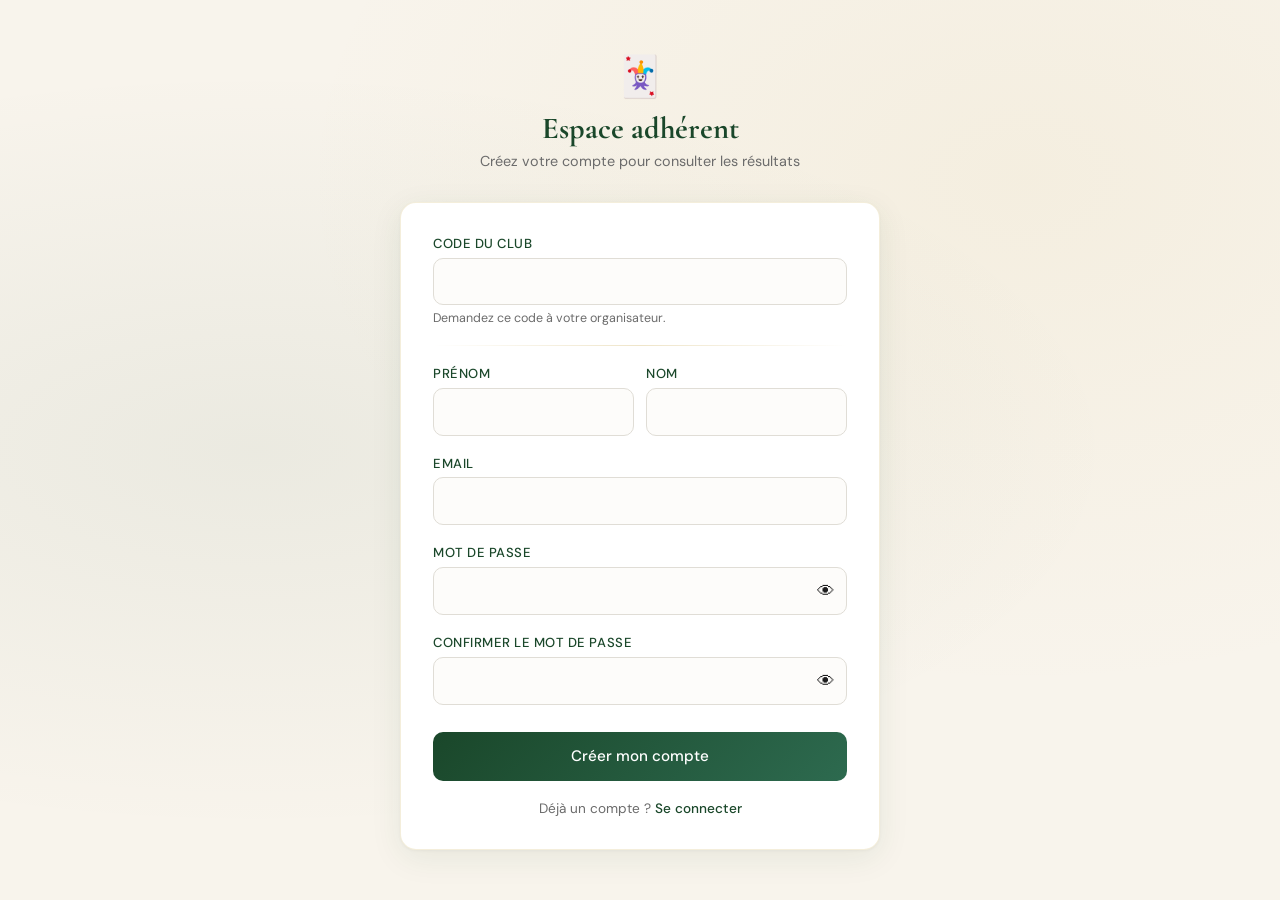
<file: web/asso avec mitchell/inscription_adherent.html>
<!DOCTYPE html>
<html lang="fr">
<head>
    <meta charset="UTF-8">
    <meta name="viewport" content="width=device-width, initial-scale=1.0">
    <title>Inscription adhérent — Tournoi Bridge Online</title>
    <link href="https://fonts.googleapis.com/css2?family=Cormorant+Garamond:wght@400;600;700&family=DM+Sans:wght@300;400;500&display=swap" rel="stylesheet">
    <style>
        :root {
            --vert:  #1a472a;
            --vert2: #2d6a4f;
            --or:    #c9a84c;
            --creme: #f8f4ec;
            --texte: #1c1c1c;
            --gris:  #6b6b6b;
            --rouge: #c0392b;
            --succes:#1a472a;
        }

        * { margin: 0; padding: 0; box-sizing: border-box; }

        body {
            font-family: 'DM Sans', sans-serif;
            background: var(--creme);
            color: var(--texte);
            min-height: 100vh;
            display: flex;
            align-items: center;
            justify-content: center;
            padding: 2rem;
            background-image:
                radial-gradient(ellipse at 20% 50%, rgba(26,71,42,0.06) 0%, transparent 60%),
                radial-gradient(ellipse at 80% 20%, rgba(201,168,76,0.08) 0%, transparent 50%);
        }

        .container { width: 100%; max-width: 480px; }

        .entete { text-align: center; margin-bottom: 2rem; }
        .logo { font-size: 2.5rem; margin-bottom: 0.5rem; }
        .entete h1 {
            font-family: 'Cormorant Garamond', serif;
            font-size: 1.9rem;
            color: var(--vert);
            margin-bottom: 0.3rem;
        }
        .entete p { color: var(--gris); font-size: 0.9rem; }

        .carte {
            background: white;
            border-radius: 16px;
            padding: 2rem;
            box-shadow: 0 1px 3px rgba(0,0,0,0.04), 0 8px 32px rgba(26,71,42,0.08);
            border: 1px solid rgba(201,168,76,0.2);
        }

        .groupe { margin-bottom: 1.2rem; }

        label {
            display: block;
            font-size: 0.82rem;
            font-weight: 500;
            color: var(--vert);
            margin-bottom: 0.35rem;
            text-transform: uppercase;
            letter-spacing: 0.04em;
        }

        input[type="email"],
        input[type="text"],
        input[type="password"] {
            width: 100%;
            padding: 0.8rem 1rem;
            border: 1.5px solid #e0ddd6;
            border-radius: 10px;
            font-family: 'DM Sans', sans-serif;
            font-size: 0.95rem;
            color: var(--texte);
            background: #fdfcfa;
            outline: none;
            transition: border-color 0.2s, box-shadow 0.2s;
        }

        input:focus {
            border-color: var(--or);
            box-shadow: 0 0 0 3px rgba(201,168,76,0.12);
            background: white;
        }

        .input-code {
            font-size: 1rem;
            font-weight: 600;
            letter-spacing: 0.12em;
            text-transform: uppercase;
            border-color: rgba(201,168,76,0.4);
            background: rgba(201,168,76,0.04);
        }

        .aide { font-size: 0.78rem; color: var(--gris); margin-top: 0.3rem; }

        .separateur {
            height: 1px;
            background: linear-gradient(to right, transparent, rgba(201,168,76,0.3), transparent);
            margin: 1.2rem 0;
        }

        .btn {
            width: 100%;
            padding: 0.9rem;
            background: linear-gradient(135deg, var(--vert) 0%, var(--vert2) 100%);
            color: white;
            border: none;
            border-radius: 10px;
            font-family: 'DM Sans', sans-serif;
            font-size: 0.95rem;
            font-weight: 500;
            cursor: pointer;
            margin-top: 0.5rem;
            transition: transform 0.15s, box-shadow 0.15s;
        }

        .btn:hover { transform: translateY(-1px); box-shadow: 0 4px 16px rgba(26,71,42,0.25); }
        .btn:disabled { opacity: 0.6; cursor: not-allowed; transform: none; }

        .message {
            display: none;
            padding: 0.9rem 1rem;
            border-radius: 8px;
            font-size: 0.88rem;
            margin-bottom: 1rem;
            line-height: 1.5;
        }

        .message.erreur  { display: block; background: #fdf2f2; border: 1px solid #f5c6c6; color: var(--rouge); }
        .message.succes  { display: block; background: #f0f7f2; border: 1px solid #b8ddc4; color: var(--succes); }

        .lien-connexion {
            text-align: center;
            margin-top: 1.2rem;
            font-size: 0.85rem;
            color: var(--gris);
        }

        .lien-connexion a { color: var(--vert); font-weight: 500; text-decoration: none; }
        .lien-connexion a:hover { text-decoration: underline; }

        .row { display: flex; gap: 0.8rem; }
        .row .groupe { flex: 1; }
    </style>
</head>
<body>
<div class="container">
    <div class="entete">
        <div class="logo">🃏</div>
        <h1>Espace adhérent</h1>
        <p>Créez votre compte pour consulter les résultats</p>
    </div>

    <div class="carte">
        <div id="message" class="message"></div>

        <form id="formInscription">

            <div class="groupe">
                <label for="code">Code du club</label>
                <input type="text" id="code" class="input-code"
                    required autocomplete="off">
                <p class="aide">Demandez ce code à votre organisateur.</p>
            </div>

            <div class="separateur"></div>

            <div class="row">
                <div class="groupe">
                    <label for="prenom">Prénom</label>
                    <input type="text" id="prenom" required>
                </div>
                <div class="groupe">
                    <label for="nom">Nom</label>
                    <input type="text" id="nom" required>
                </div>
            </div>

            <div class="groupe">
                <label for="email">Email</label>
                <input type="email" id="email" required>
            </div>

            <div class="groupe">
                <label for="mdp">Mot de passe</label>
                <div style="position:relative">
                    <input type="password" id="mdp" required minlength="6" style="width:100%;box-sizing:border-box;padding-right:2.8rem;height:3rem;line-height:normal">
                    <span onclick="toggleMdp('mdp',this)" style="position:absolute;right:0.75rem;top:0;bottom:0;display:flex;align-items:center;cursor:pointer;font-size:1.1rem;user-select:none">👁</span>
                </div>
            </div>

            <div class="groupe">
                <label for="mdp2">Confirmer le mot de passe</label>
                <div style="position:relative">
                    <input type="password" id="mdp2" required minlength="6" style="width:100%;box-sizing:border-box;padding-right:2.8rem;height:3rem;line-height:normal">
                    <span onclick="toggleMdp('mdp2',this)" style="position:absolute;right:0.75rem;top:0;bottom:0;display:flex;align-items:center;cursor:pointer;font-size:1.1rem;user-select:none">👁</span>
                </div>
            </div>

            <button type="submit" class="btn" id="btnSubmit">
                Créer mon compte
            </button>
        </form>

        <div class="lien-connexion">
            Déjà un compte ? <a href="resultats.html">Se connecter</a>
        </div>
    </div>
</div>

<script>
function toggleMdp(id, btn) {
    const input = document.getElementById(id);
    const visible = input.getAttribute('data-visible') === '1';
    if (visible) {
        input.setAttribute('type', 'password');
        input.setAttribute('data-visible', '0');
        btn.textContent = '👁';
    } else {
        input.setAttribute('type', 'text');
        input.setAttribute('data-visible', '1');
        btn.textContent = '🙈';
    }
}

document.getElementById('code').addEventListener('input', function() {
    this.value = this.value.toUpperCase();
});

document.getElementById('formInscription').addEventListener('submit', async function(e) {
    e.preventDefault();

    const code   = document.getElementById('code').value.trim().toUpperCase();
    const nom    = document.getElementById('nom').value.trim().toUpperCase();
    const prenom = document.getElementById('prenom').value.trim();
    const email  = document.getElementById('email').value.trim();
    const mdp    = document.getElementById('mdp').value;
    const mdp2   = document.getElementById('mdp2').value;
    const msg    = document.getElementById('message');
    const btn    = document.getElementById('btnSubmit');

    msg.className = 'message';

    if (mdp !== mdp2) {
        msg.className = 'message erreur';
        msg.textContent = '❌ Les mots de passe ne correspondent pas.';
        return;
    }
    if (mdp.length < 6) {
        msg.className = 'message erreur';
        msg.textContent = '❌ Le mot de passe doit contenir au moins 6 caractères.';
        return;
    }

    btn.disabled = true;
    btn.textContent = 'Création en cours...';

    try {
        const resp = await fetch('traitement_inscription_adherent.php', {
            method: 'POST',
            headers: { 'Content-Type': 'application/json' },
            body: JSON.stringify({ code, nom, prenom, email, mdp })
        });
        const data = await resp.json();

        if (data.etat === 'OK') {
            msg.className = 'message succes';
            msg.textContent = '✅ Compte créé ! Redirection vers la connexion...';
            document.getElementById('formInscription').style.display = 'none';
            setTimeout(() => { window.location.href = 'resultats.html'; }, 2000);
        } else if (data.etat === 'CODE_INVALIDE') {
            msg.className = 'message erreur';
            msg.textContent = '❌ Code de club invalide. Vérifiez avec votre organisateur.';
        } else if (data.etat === 'EMAIL_EXISTE') {
            msg.className = 'message erreur';
            msg.textContent = '❌ Cet email est déjà utilisé.';
        } else {
            msg.className = 'message erreur';
            msg.textContent = '❌ ' + (data.message || 'Erreur, veuillez réessayer.');
        }
    } catch(e) {
        msg.className = 'message erreur';
        msg.textContent = '❌ Erreur de connexion au serveur.';
    }

    btn.disabled = false;
    btn.textContent = 'Créer mon compte';
});
</script>
</body>
</html>
</file>
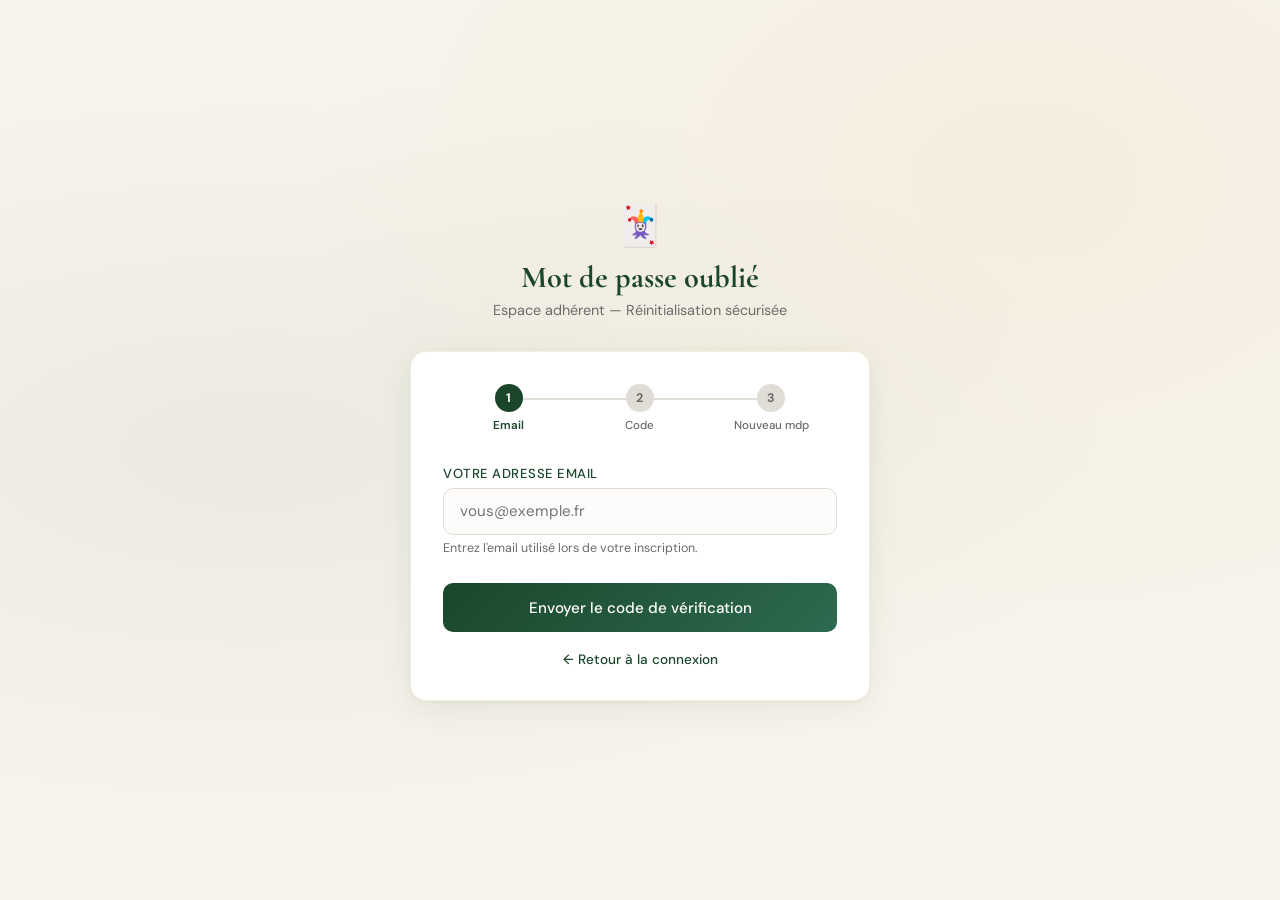
<file: web/asso avec mitchell/mdp_oublie_adherent.html>
<!DOCTYPE html>
<html lang="fr">
<head>
    <meta charset="UTF-8">
    <meta name="viewport" content="width=device-width, initial-scale=1.0">
    <title>Mot de passe oublié — Espace Adhérent</title>
    <link href="https://fonts.googleapis.com/css2?family=Cormorant+Garamond:wght@400;600;700&family=DM+Sans:wght@300;400;500&display=swap" rel="stylesheet">
    <style>
        :root {
            --vert:  #1a472a;
            --vert2: #2d6a4f;
            --or:    #c9a84c;
            --creme: #f8f4ec;
            --texte: #1c1c1c;
            --gris:  #6b6b6b;
            --rouge: #c0392b;
            --succes:#1a472a;
        }

        * { margin: 0; padding: 0; box-sizing: border-box; }

        body {
            font-family: 'DM Sans', sans-serif;
            background: var(--creme);
            color: var(--texte);
            min-height: 100vh;
            display: flex;
            align-items: center;
            justify-content: center;
            padding: 2rem;
            background-image:
                radial-gradient(ellipse at 20% 50%, rgba(26,71,42,0.06) 0%, transparent 60%),
                radial-gradient(ellipse at 80% 20%, rgba(201,168,76,0.08) 0%, transparent 50%);
        }

        .container { width: 100%; max-width: 460px; }

        .entete { text-align: center; margin-bottom: 2rem; }
        .logo { font-size: 2.5rem; margin-bottom: 0.5rem; }
        .entete h1 {
            font-family: 'Cormorant Garamond', serif;
            font-size: 1.9rem;
            color: var(--vert);
            margin-bottom: 0.3rem;
        }
        .entete p { color: var(--gris); font-size: 0.9rem; }

        .carte {
            background: white;
            border-radius: 16px;
            padding: 2rem;
            box-shadow: 0 1px 3px rgba(0,0,0,0.04), 0 8px 32px rgba(26,71,42,0.08);
            border: 1px solid rgba(201,168,76,0.2);
        }

        .etapes {
            display: flex;
            justify-content: center;
            gap: 0;
            margin-bottom: 2rem;
            position: relative;
        }

        .etapes::before {
            content: '';
            position: absolute;
            top: 14px;
            left: 20%;
            right: 20%;
            height: 2px;
            background: #e0ddd6;
            z-index: 0;
        }

        .etape {
            display: flex;
            flex-direction: column;
            align-items: center;
            gap: 0.4rem;
            flex: 1;
            position: relative;
            z-index: 1;
        }

        .etape-num {
            width: 28px;
            height: 28px;
            border-radius: 50%;
            background: #e0ddd6;
            color: var(--gris);
            font-size: 0.78rem;
            font-weight: 700;
            display: flex;
            align-items: center;
            justify-content: center;
            transition: all 0.3s;
        }

        .etape-label {
            font-size: 0.72rem;
            color: var(--gris);
            text-align: center;
            font-weight: 500;
        }

        .etape.active .etape-num  { background: var(--vert); color: white; }
        .etape.active .etape-label { color: var(--vert); font-weight: 600; }
        .etape.done .etape-num    { background: var(--or); color: white; }

        .panel { display: none; }
        .panel.active { display: block; }

        .groupe { margin-bottom: 1.2rem; }

        label {
            display: block;
            font-size: 0.82rem;
            font-weight: 500;
            color: var(--vert);
            margin-bottom: 0.35rem;
            text-transform: uppercase;
            letter-spacing: 0.04em;
        }

        input[type="email"],
        input[type="text"],
        input[type="password"] {
            width: 100%;
            padding: 0.8rem 1rem;
            border: 1.5px solid #e0ddd6;
            border-radius: 10px;
            font-family: 'DM Sans', sans-serif;
            font-size: 0.95rem;
            color: var(--texte);
            background: #fdfcfa;
            outline: none;
            transition: border-color 0.2s, box-shadow 0.2s;
        }

        input:focus {
            border-color: var(--or);
            box-shadow: 0 0 0 3px rgba(201,168,76,0.12);
            background: white;
        }

        .input-code {
            font-size: 1.4rem;
            font-weight: 700;
            letter-spacing: 0.25em;
            text-align: center;
            text-transform: uppercase;
            border-color: rgba(201,168,76,0.4);
            background: rgba(201,168,76,0.04);
        }

        .aide { font-size: 0.78rem; color: var(--gris); margin-top: 0.3rem; }

        .btn {
            width: 100%;
            padding: 0.9rem;
            background: linear-gradient(135deg, var(--vert) 0%, var(--vert2) 100%);
            color: white;
            border: none;
            border-radius: 10px;
            font-family: 'DM Sans', sans-serif;
            font-size: 0.95rem;
            font-weight: 500;
            cursor: pointer;
            margin-top: 0.5rem;
            transition: transform 0.15s, box-shadow 0.15s;
        }

        .btn:hover { transform: translateY(-1px); box-shadow: 0 4px 16px rgba(26,71,42,0.25); }
        .btn:disabled { opacity: 0.6; cursor: not-allowed; transform: none; }

        .message {
            display: none;
            padding: 0.9rem 1rem;
            border-radius: 8px;
            font-size: 0.88rem;
            margin-bottom: 1rem;
            line-height: 1.5;
        }
        .message.erreur { display: block; background: #fdf2f2; border: 1px solid #f5c6c6; color: var(--rouge); }
        .message.succes { display: block; background: #f0f7f2; border: 1px solid #b8ddc4; color: var(--succes); }
        .message.info   { display: block; background: #f0f4ff; border: 1px solid #c0cef5; color: #2c4fa8; }

        .email-illu {
            text-align: center;
            padding: 1.5rem 0;
        }
        .email-illu .icone {
            font-size: 3.5rem;
            display: block;
            margin-bottom: 0.8rem;
            animation: float 3s ease-in-out infinite;
        }
        @keyframes float {
            0%, 100% { transform: translateY(0); }
            50%       { transform: translateY(-6px); }
        }
        .email-illu h2 {
            font-family: 'Cormorant Garamond', serif;
            font-size: 1.4rem;
            color: var(--vert);
            margin-bottom: 0.4rem;
        }
        .email-illu p { font-size: 0.88rem; color: var(--gris); line-height: 1.6; }
        .email-illu .email-dest {
            display: inline-block;
            margin: 0.6rem 0;
            background: rgba(26,71,42,0.07);
            color: var(--vert);
            font-weight: 600;
            font-size: 0.92rem;
            padding: 0.3rem 0.9rem;
            border-radius: 20px;
        }

        .renvoi {
            text-align: center;
            margin-top: 1rem;
            font-size: 0.82rem;
            color: var(--gris);
        }
        .renvoi a {
            color: var(--vert);
            font-weight: 500;
            text-decoration: none;
            cursor: pointer;
        }
        .renvoi a:hover { text-decoration: underline; }
        .renvoi a.disabled { color: var(--gris); cursor: not-allowed; pointer-events: none; }

        .succes-final {
            text-align: center;
            padding: 1.5rem 0;
        }
        .succes-final .check { font-size: 3rem; display: block; margin-bottom: 0.8rem; }
        .succes-final h2 {
            font-family: 'Cormorant Garamond', serif;
            font-size: 1.4rem;
            color: var(--vert);
            margin-bottom: 0.5rem;
        }
        .succes-final p { font-size: 0.88rem; color: var(--gris); margin-bottom: 1.5rem; }

        .lien-retour {
            text-align: center;
            margin-top: 1.2rem;
            font-size: 0.85rem;
            color: var(--gris);
        }
        .lien-retour a { color: var(--vert); font-weight: 500; text-decoration: none; }
        .lien-retour a:hover { text-decoration: underline; }

        .force-mdp {
            display: flex;
            gap: 4px;
            margin-top: 0.5rem;
        }
        .force-mdp .barre {
            flex: 1;
            height: 4px;
            border-radius: 2px;
            background: #e0ddd6;
            transition: background 0.3s;
        }
        .force-label { font-size: 0.75rem; color: var(--gris); margin-top: 0.3rem; }
    </style>
</head>
<body>
<div class="container">
    <div class="entete">
        <div class="logo">🃏</div>
        <h1>Mot de passe oublié</h1>
        <p>Espace adhérent — Réinitialisation sécurisée</p>
    </div>

    <div class="carte">

        <div class="etapes" id="indicateur-etapes">
            <div class="etape active" id="etape-1">
                <div class="etape-num">1</div>
                <div class="etape-label">Email</div>
            </div>
            <div class="etape" id="etape-2">
                <div class="etape-num">2</div>
                <div class="etape-label">Code</div>
            </div>
            <div class="etape" id="etape-3">
                <div class="etape-num">3</div>
                <div class="etape-label">Nouveau mdp</div>
            </div>
        </div>

        <!-- ── Panel 1 : Email ── -->
        <div class="panel active" id="panel-email">
            <div id="msg-email" class="message"></div>

            <div class="groupe">
                <label for="email">Votre adresse email</label>
                <input type="email" id="email" autocomplete="email" placeholder="vous@exemple.fr">
                <p class="aide">Entrez l'email utilisé lors de votre inscription.</p>
            </div>

            <button class="btn" id="btn-email" onclick="envoyerCode()">
                Envoyer le code de vérification
            </button>

            <div class="lien-retour" style="margin-top:1.2rem">
                <a href="resultats.html">← Retour à la connexion</a>
            </div>
        </div>

        <!-- ── Panel 2 : Code ── -->
        <div class="panel" id="panel-code">
            <div class="email-illu">
                <span class="icone">📬</span>
                <h2>Vérifiez vos emails</h2>
                <p>Un code à 6 chiffres a été envoyé à</p>
                <div class="email-dest" id="email-affiche">—</div>
                <p>Saisissez-le ci-dessous pour continuer.</p>
            </div>

            <div id="msg-code" class="message"></div>

            <div class="groupe">
                <label for="code-verif">Code de vérification</label>
                <input type="text" id="code-verif" class="input-code"
                    maxlength="6" inputmode="numeric" autocomplete="one-time-code"
                    placeholder="• • • • • •">
            </div>

            <button class="btn" id="btn-code" onclick="verifierCode()">
                Vérifier le code
            </button>

            <div class="renvoi">
                Pas reçu ?
                <a id="lien-renvoi" class="disabled" onclick="renvoyerCode()">
                    Renvoyer dans <span id="compteur">60</span>s
                </a>
            </div>
        </div>

        <!-- ── Panel 3 : Nouveau mot de passe ── -->
        <div class="panel" id="panel-mdp">
            <div id="msg-mdp" class="message"></div>

            <div class="groupe">
                <label for="nouveau-mdp">Nouveau mot de passe</label>
                <div style="position:relative">
                    <input type="password" id="nouveau-mdp" minlength="6"
                        oninput="evaluerForce(this.value)"
                        style="width:100%;box-sizing:border-box;padding-right:2.8rem;height:3rem;line-height:normal">
                    <span onclick="toggleMdp('nouveau-mdp',this)" style="position:absolute;right:0.75rem;top:0;bottom:0;display:flex;align-items:center;cursor:pointer;font-size:1.1rem;user-select:none">👁</span>
                </div>
                <div class="force-mdp">
                    <div class="barre" id="b1"></div>
                    <div class="barre" id="b2"></div>
                    <div class="barre" id="b3"></div>
                    <div class="barre" id="b4"></div>
                </div>
                <div class="force-label" id="force-label">Minimum 6 caractères</div>
            </div>

            <div class="groupe">
                <label for="confirm-mdp">Confirmer le mot de passe</label>
                <div style="position:relative">
                    <input type="password" id="confirm-mdp" minlength="6"
                        style="width:100%;box-sizing:border-box;padding-right:2.8rem;height:3rem;line-height:normal">
                    <span onclick="toggleMdp('confirm-mdp',this)" style="position:absolute;right:0.75rem;top:0;bottom:0;display:flex;align-items:center;cursor:pointer;font-size:1.1rem;user-select:none">👁</span>
                </div>
            </div>

            <button class="btn" id="btn-mdp" onclick="changerMdp()">
                Enregistrer le nouveau mot de passe
            </button>
        </div>

        <!-- ── Panel 4 : Succès ── -->
        <div class="panel" id="panel-succes">
            <div class="succes-final">
                <span class="check">✅</span>
                <h2>Mot de passe mis à jour !</h2>
                <p>Votre mot de passe adhérent a été réinitialisé avec succès.<br>Vous pouvez maintenant vous connecter.</p>
                <a href="resultats.html" class="btn" style="display:inline-block;width:auto;padding:0.8rem 2rem;text-decoration:none">
                    Se connecter
                </a>
            </div>
        </div>

    </div>
</div>

<script>
let emailValide   = '';
let tokenReset    = '';
let timerInterval = null;

function toggleMdp(id, btn) {
    const input = document.getElementById(id);
    const visible = input.getAttribute('data-visible') === '1';
    if (visible) {
        input.setAttribute('type', 'password');
        input.setAttribute('data-visible', '0');
        btn.textContent = '👁';
    } else {
        input.setAttribute('type', 'text');
        input.setAttribute('data-visible', '1');
        btn.textContent = '🙈';
    }
}

function afficherMsg(id, texte, type) {
    const el = document.getElementById(id);
    el.className = 'message ' + type;
    el.textContent = texte;
}

function allerEtape(num) {
    const panels = ['email', 'code', 'mdp', 'succes'];
    panels.forEach((p, i) => {
        document.getElementById('panel-' + p).classList.toggle('active', i + 1 === num);
    });
    [1, 2, 3].forEach(n => {
        const e = document.getElementById('etape-' + n);
        if (e) {
            e.classList.remove('active', 'done');
            if (n < num)  e.classList.add('done');
            if (n === num) e.classList.add('active');
        }
    });
    if (num === 4) document.getElementById('indicateur-etapes').style.display = 'none';
}

async function envoyerCode() {
    const email = document.getElementById('email').value.trim();
    const btn   = document.getElementById('btn-email');
    if (!email) { afficherMsg('msg-email', '❌ Veuillez saisir votre adresse email.', 'erreur'); return; }

    btn.disabled = true;
    btn.textContent = 'Envoi en cours...';

    try {
        const resp = await fetch('api_adherent.php?action=mdpOublie', {
            method: 'POST',
            headers: { 'Content-Type': 'application/json' },
            body: JSON.stringify({ email })
        });
        const data = await resp.json();

        if (data.etat === 'OK') {
            emailValide = email;
            document.getElementById('email-affiche').textContent = email;
            allerEtape(2);
            lancerCompteur();
        } else if (data.etat === 'EMAIL_INCONNU') {
            afficherMsg('msg-email', '❌ Aucun compte adhérent trouvé avec cet email.', 'erreur');
        } else {
            afficherMsg('msg-email', '❌ Erreur lors de l\'envoi. Réessayez.', 'erreur');
        }
    } catch(e) {
        afficherMsg('msg-email', '❌ Impossible de contacter le serveur.', 'erreur');
    }

    btn.disabled = false;
    btn.textContent = 'Envoyer le code de vérification';
}

function lancerCompteur() {
    clearInterval(timerInterval);
    let secondes = 60;
    const lien = document.getElementById('lien-renvoi');
    lien.classList.add('disabled');
    lien.textContent = 'Renvoyer dans ' + secondes + 's';

    timerInterval = setInterval(() => {
        secondes--;
        if (secondes <= 0) {
            clearInterval(timerInterval);
            lien.classList.remove('disabled');
            lien.textContent = 'Renvoyer le code';
        } else {
            lien.textContent = 'Renvoyer dans ' + secondes + 's';
        }
    }, 1000);
}

async function renvoyerCode() {
    const lien = document.getElementById('lien-renvoi');
    if (lien.classList.contains('disabled')) return;
    afficherMsg('msg-code', '📤 Renvoi en cours...', 'info');
    try {
        await fetch('api_adherent.php?action=mdpOublie', {
            method: 'POST',
            headers: { 'Content-Type': 'application/json' },
            body: JSON.stringify({ email: emailValide })
        });
        afficherMsg('msg-code', '✅ Nouveau code envoyé !', 'succes');
        lancerCompteur();
    } catch(e) {
        afficherMsg('msg-code', '❌ Erreur lors du renvoi.', 'erreur');
    }
}

async function verifierCode() {
    const code = document.getElementById('code-verif').value.trim();
    const btn  = document.getElementById('btn-code');
    if (code.length !== 6) { afficherMsg('msg-code', '❌ Le code doit comporter 6 chiffres.', 'erreur'); return; }

    btn.disabled = true;
    btn.textContent = 'Vérification...';

    try {
        const resp = await fetch('api_adherent.php?action=verifierCodeMdp', {
            method: 'POST',
            headers: { 'Content-Type': 'application/json' },
            body: JSON.stringify({ email: emailValide, code })
        });
        const data = await resp.json();

        if (data.etat === 'OK') {
            tokenReset = data.token;
            clearInterval(timerInterval);
            allerEtape(3);
        } else if (data.etat === 'CODE_EXPIRE') {
            afficherMsg('msg-code', '⏱ Ce code a expiré. Veuillez en demander un nouveau.', 'erreur');
        } else {
            afficherMsg('msg-code', '❌ Code incorrect. Vérifiez vos emails.', 'erreur');
        }
    } catch(e) {
        afficherMsg('msg-code', '❌ Erreur de connexion.', 'erreur');
    }

    btn.disabled = false;
    btn.textContent = 'Vérifier le code';
}

function evaluerForce(mdp) {
    const couleurs = ['#e0ddd6', '#e74c3c', '#e67e22', '#f1c40f', '#27ae60'];
    let score = 0;
    if (mdp.length >= 6)  score++;
    if (/[A-Z]/.test(mdp)) score++;
    if (/[0-9]/.test(mdp)) score++;
    if (/[^A-Za-z0-9]/.test(mdp)) score++;

    const labels = ['', 'Trop faible', 'Faible', 'Moyen', 'Fort'];
    document.getElementById('force-label').textContent = labels[score] || 'Minimum 6 caractères';

    for (let i = 1; i <= 4; i++) {
        document.getElementById('b' + i).style.background = i <= score ? couleurs[score] : '#e0ddd6';
    }
}

async function changerMdp() {
    const mdp    = document.getElementById('nouveau-mdp').value;
    const mdp2   = document.getElementById('confirm-mdp').value;
    const btn    = document.getElementById('btn-mdp');

    if (mdp.length < 6) { afficherMsg('msg-mdp', '❌ Le mot de passe doit contenir au moins 6 caractères.', 'erreur'); return; }
    if (mdp !== mdp2)   { afficherMsg('msg-mdp', '❌ Les mots de passe ne correspondent pas.', 'erreur'); return; }

    btn.disabled = true;
    btn.textContent = 'Enregistrement...';

    try {
        const resp = await fetch('api_adherent.php?action=resetMdp', {
            method: 'POST',
            headers: { 'Content-Type': 'application/json' },
            body: JSON.stringify({ email: emailValide, token: tokenReset, mdp })
        });
        const data = await resp.json();

        if (data.etat === 'OK') {
            allerEtape(4);
        } else if (data.etat === 'TOKEN_INVALIDE') {
            afficherMsg('msg-mdp', '❌ Session expirée. Recommencez depuis l\'étape 1.', 'erreur');
        } else {
            afficherMsg('msg-mdp', '❌ Erreur serveur. Réessayez.', 'erreur');
        }
    } catch(e) {
        afficherMsg('msg-mdp', '❌ Erreur de connexion.', 'erreur');
    }

    btn.disabled = false;
    btn.textContent = 'Enregistrer le nouveau mot de passe';
}

document.getElementById('code-verif').addEventListener('input', function() {
    this.value = this.value.replace(/\D/g, '').slice(0, 6);
});

document.addEventListener('keydown', function(e) {
    if (e.key === 'Enter') {
        if (document.getElementById('panel-email').classList.contains('active')) envoyerCode();
        else if (document.getElementById('panel-code').classList.contains('active')) verifierCode();
        else if (document.getElementById('panel-mdp').classList.contains('active')) changerMdp();
    }
});
</script>
</body>
</html>
</file>
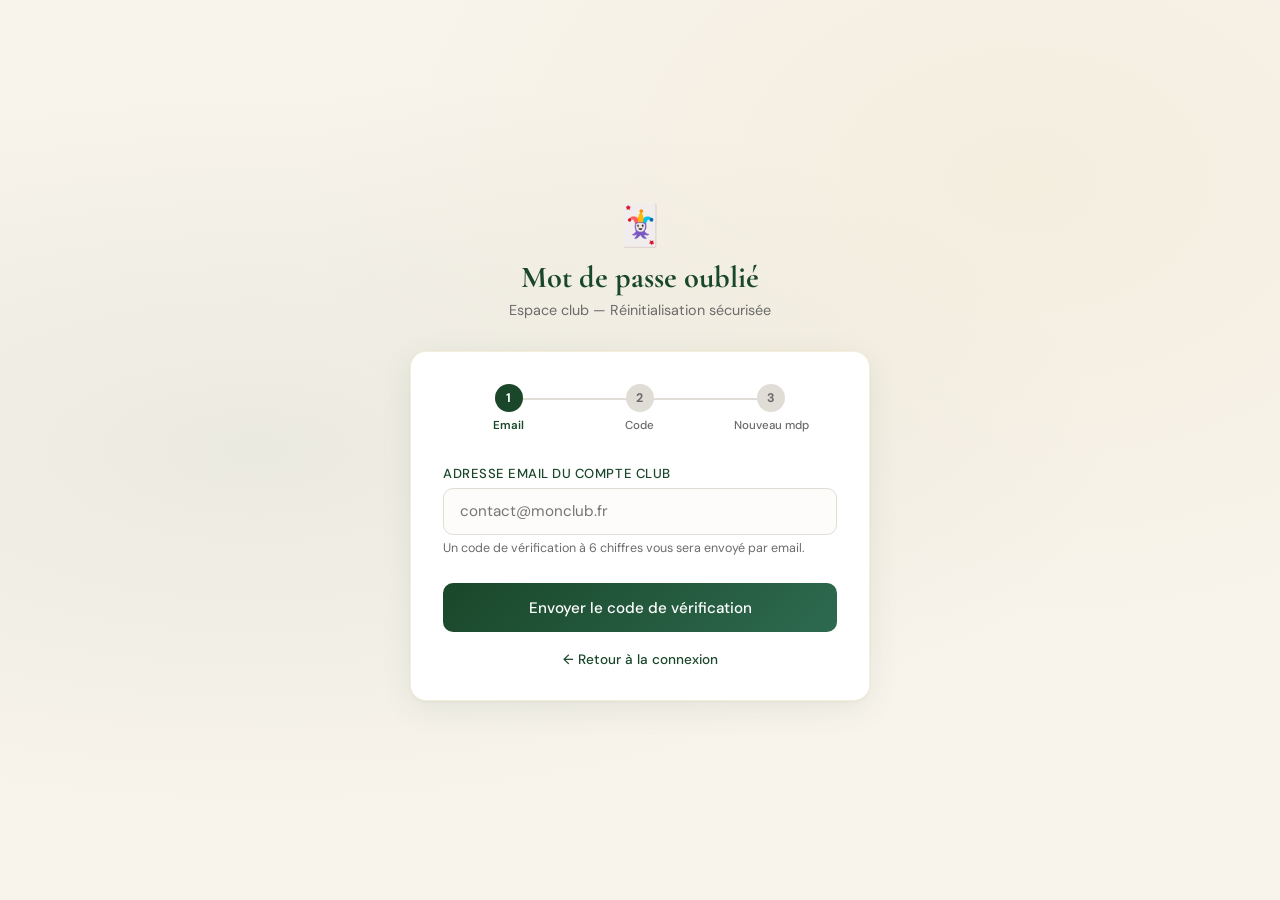
<file: web/asso avec mitchell/mdp_oublie_club.html>
<!DOCTYPE html>
<html lang="fr">
<head>
    <meta charset="UTF-8">
    <meta name="viewport" content="width=device-width, initial-scale=1.0">
    <title>Mot de passe oublié — Espace Club</title>
    <link href="https://fonts.googleapis.com/css2?family=Cormorant+Garamond:wght@400;600;700&family=DM+Sans:wght@300;400;500&display=swap" rel="stylesheet">
    <style>
        :root {
            --vert:  #1a472a;
            --vert2: #2d6a4f;
            --or:    #c9a84c;
            --creme: #f8f4ec;
            --texte: #1c1c1c;
            --gris:  #6b6b6b;
            --rouge: #c0392b;
            --succes:#1a472a;
        }

        * { margin: 0; padding: 0; box-sizing: border-box; }

        body {
            font-family: 'DM Sans', sans-serif;
            background: var(--creme);
            color: var(--texte);
            min-height: 100vh;
            display: flex;
            align-items: center;
            justify-content: center;
            padding: 2rem;
            background-image:
                radial-gradient(ellipse at 20% 50%, rgba(26,71,42,0.06) 0%, transparent 60%),
                radial-gradient(ellipse at 80% 20%, rgba(201,168,76,0.08) 0%, transparent 50%);
        }

        .container { width: 100%; max-width: 460px; }

        .entete { text-align: center; margin-bottom: 2rem; }
        .logo { font-size: 2.5rem; margin-bottom: 0.5rem; }
        .entete h1 {
            font-family: 'Cormorant Garamond', serif;
            font-size: 1.9rem;
            color: var(--vert);
            margin-bottom: 0.3rem;
        }
        .entete p { color: var(--gris); font-size: 0.9rem; }

        .carte {
            background: white;
            border-radius: 16px;
            padding: 2rem;
            box-shadow: 0 1px 3px rgba(0,0,0,0.04), 0 8px 32px rgba(26,71,42,0.08);
            border: 1px solid rgba(201,168,76,0.2);
        }

        /* ── Étapes ── */
        .etapes {
            display: flex;
            justify-content: center;
            gap: 0;
            margin-bottom: 2rem;
            position: relative;
        }

        .etapes::before {
            content: '';
            position: absolute;
            top: 14px;
            left: 20%;
            right: 20%;
            height: 2px;
            background: #e0ddd6;
            z-index: 0;
        }

        .etape {
            display: flex;
            flex-direction: column;
            align-items: center;
            gap: 0.4rem;
            flex: 1;
            position: relative;
            z-index: 1;
        }

        .etape-num {
            width: 28px;
            height: 28px;
            border-radius: 50%;
            background: #e0ddd6;
            color: var(--gris);
            font-size: 0.78rem;
            font-weight: 700;
            display: flex;
            align-items: center;
            justify-content: center;
            transition: all 0.3s;
        }

        .etape-label {
            font-size: 0.72rem;
            color: var(--gris);
            text-align: center;
            font-weight: 500;
        }

        .etape.active .etape-num  { background: var(--vert); color: white; }
        .etape.active .etape-label { color: var(--vert); font-weight: 600; }
        .etape.done .etape-num    { background: var(--or); color: white; }

        /* ── Panels ── */
        .panel { display: none; }
        .panel.active { display: block; }

        .groupe { margin-bottom: 1.2rem; }

        label {
            display: block;
            font-size: 0.82rem;
            font-weight: 500;
            color: var(--vert);
            margin-bottom: 0.35rem;
            text-transform: uppercase;
            letter-spacing: 0.04em;
        }

        input[type="email"],
        input[type="text"],
        input[type="password"] {
            width: 100%;
            padding: 0.8rem 1rem;
            border: 1.5px solid #e0ddd6;
            border-radius: 10px;
            font-family: 'DM Sans', sans-serif;
            font-size: 0.95rem;
            color: var(--texte);
            background: #fdfcfa;
            outline: none;
            transition: border-color 0.2s, box-shadow 0.2s;
        }

        input:focus {
            border-color: var(--or);
            box-shadow: 0 0 0 3px rgba(201,168,76,0.12);
            background: white;
        }

        .input-code {
            font-size: 1.4rem;
            font-weight: 700;
            letter-spacing: 0.25em;
            text-align: center;
            text-transform: uppercase;
            border-color: rgba(201,168,76,0.4);
            background: rgba(201,168,76,0.04);
        }

        .aide { font-size: 0.78rem; color: var(--gris); margin-top: 0.3rem; }

        .btn {
            width: 100%;
            padding: 0.9rem;
            background: linear-gradient(135deg, var(--vert) 0%, var(--vert2) 100%);
            color: white;
            border: none;
            border-radius: 10px;
            font-family: 'DM Sans', sans-serif;
            font-size: 0.95rem;
            font-weight: 500;
            cursor: pointer;
            margin-top: 0.5rem;
            transition: transform 0.15s, box-shadow 0.15s;
        }

        .btn:hover { transform: translateY(-1px); box-shadow: 0 4px 16px rgba(26,71,42,0.25); }
        .btn:disabled { opacity: 0.6; cursor: not-allowed; transform: none; }

        .message {
            display: none;
            padding: 0.9rem 1rem;
            border-radius: 8px;
            font-size: 0.88rem;
            margin-bottom: 1rem;
            line-height: 1.5;
        }
        .message.erreur { display: block; background: #fdf2f2; border: 1px solid #f5c6c6; color: var(--rouge); }
        .message.succes { display: block; background: #f0f7f2; border: 1px solid #b8ddc4; color: var(--succes); }
        .message.info   { display: block; background: #f0f4ff; border: 1px solid #c0cef5; color: #2c4fa8; }

        /* Email illustration */
        .email-illu {
            text-align: center;
            padding: 1.5rem 0;
        }
        .email-illu .icone {
            font-size: 3.5rem;
            display: block;
            margin-bottom: 0.8rem;
            animation: float 3s ease-in-out infinite;
        }
        @keyframes float {
            0%, 100% { transform: translateY(0); }
            50% { transform: translateY(-6px); }
        }
        .email-illu h2 {
            font-family: 'Cormorant Garamond', serif;
            font-size: 1.4rem;
            color: var(--vert);
            margin-bottom: 0.4rem;
        }
        .email-illu p { font-size: 0.88rem; color: var(--gris); line-height: 1.6; }
        .email-illu .email-dest {
            display: inline-block;
            margin: 0.6rem 0;
            background: rgba(26,71,42,0.07);
            color: var(--vert);
            font-weight: 600;
            font-size: 0.92rem;
            padding: 0.3rem 0.9rem;
            border-radius: 20px;
        }

        /* Compteur renvoi */
        .renvoi {
            text-align: center;
            margin-top: 1rem;
            font-size: 0.82rem;
            color: var(--gris);
        }
        .renvoi a {
            color: var(--vert);
            font-weight: 500;
            text-decoration: none;
            cursor: pointer;
        }
        .renvoi a:hover { text-decoration: underline; }
        .renvoi a.disabled { color: var(--gris); cursor: not-allowed; pointer-events: none; }

        /* Succès final */
        .succes-final {
            text-align: center;
            padding: 1.5rem 0;
        }
        .succes-final .check {
            font-size: 3rem;
            display: block;
            margin-bottom: 0.8rem;
        }
        .succes-final h2 {
            font-family: 'Cormorant Garamond', serif;
            font-size: 1.4rem;
            color: var(--vert);
            margin-bottom: 0.5rem;
        }
        .succes-final p { font-size: 0.88rem; color: var(--gris); margin-bottom: 1.5rem; }

        .lien-retour {
            text-align: center;
            margin-top: 1.2rem;
            font-size: 0.85rem;
            color: var(--gris);
        }
        .lien-retour a { color: var(--vert); font-weight: 500; text-decoration: none; }
        .lien-retour a:hover { text-decoration: underline; }

        .separateur {
            height: 1px;
            background: linear-gradient(to right, transparent, rgba(201,168,76,0.3), transparent);
            margin: 1.2rem 0;
        }

        .force-mdp {
            display: flex;
            gap: 4px;
            margin-top: 0.5rem;
        }
        .force-mdp .barre {
            flex: 1;
            height: 4px;
            border-radius: 2px;
            background: #e0ddd6;
            transition: background 0.3s;
        }
        .force-label { font-size: 0.75rem; color: var(--gris); margin-top: 0.3rem; }
    </style>
</head>
<body>
<div class="container">
    <div class="entete">
        <div class="logo">🃏</div>
        <h1>Mot de passe oublié</h1>
        <p>Espace club — Réinitialisation sécurisée</p>
    </div>

    <div class="carte">

        <!-- Indicateur d'étapes -->
        <div class="etapes" id="indicateur-etapes">
            <div class="etape active" id="etape-1">
                <div class="etape-num">1</div>
                <div class="etape-label">Email</div>
            </div>
            <div class="etape" id="etape-2">
                <div class="etape-num">2</div>
                <div class="etape-label">Code</div>
            </div>
            <div class="etape" id="etape-3">
                <div class="etape-num">3</div>
                <div class="etape-label">Nouveau mdp</div>
            </div>
        </div>

        <!-- ── Panel 1 : Email ── -->
        <div class="panel active" id="panel-email">
            <div id="msg-email" class="message"></div>

            <div class="groupe">
                <label for="email">Adresse email du compte club</label>
                <input type="email" id="email" autocomplete="email" placeholder="contact@monclub.fr">
                <p class="aide">Un code de vérification à 6 chiffres vous sera envoyé par email.</p>
            </div>

            <button class="btn" id="btn-email" onclick="envoyerCode()">
                Envoyer le code de vérification
            </button>

            <div class="lien-retour" style="margin-top:1.2rem">
                <a href="mon_compte.html">← Retour à la connexion</a>
            </div>
        </div>

        <!-- ── Panel 2 : Code reçu par email ── -->
        <div class="panel" id="panel-code">
            <div class="email-illu">
                <span class="icone">📬</span>
                <h2>Vérifiez vos emails</h2>
                <p>Un code à 6 chiffres a été envoyé à</p>
                <div class="email-dest" id="email-affiche">—</div>
                <p>Saisissez-le ci-dessous pour continuer.</p>
            </div>

            <div id="msg-code" class="message"></div>

            <div class="groupe">
                <label for="code-verif">Code de vérification</label>
                <input type="text" id="code-verif" class="input-code"
                    maxlength="6" inputmode="numeric" autocomplete="one-time-code"
                    placeholder="• • • • • •">
            </div>

            <button class="btn" id="btn-code" onclick="verifierCode()">
                Vérifier le code
            </button>

            <div class="renvoi">
                Pas reçu ?
                <a id="lien-renvoi" class="disabled" onclick="renvoyerCode()">
                    Renvoyer dans <span id="compteur">60</span>s
                </a>
            </div>
        </div>

        <!-- ── Panel 3 : Nouveau mot de passe ── -->
        <div class="panel" id="panel-mdp">
            <div id="msg-mdp" class="message"></div>

            <div class="groupe">
                <label for="nouveau-mdp">Nouveau mot de passe</label>
                <div style="position:relative">
                    <input type="password" id="nouveau-mdp" minlength="8"
                        oninput="evaluerForce(this.value)"
                        style="width:100%;box-sizing:border-box;padding-right:2.8rem;height:3rem;line-height:normal">
                    <span onclick="toggleMdp('nouveau-mdp',this)" style="position:absolute;right:0.75rem;top:0;bottom:0;display:flex;align-items:center;cursor:pointer;font-size:1.1rem;user-select:none">👁</span>
                </div>
                <div class="force-mdp" id="force-barres">
                    <div class="barre" id="b1"></div>
                    <div class="barre" id="b2"></div>
                    <div class="barre" id="b3"></div>
                    <div class="barre" id="b4"></div>
                </div>
                <div class="force-label" id="force-label">Minimum 8 caractères</div>
            </div>

            <div class="groupe">
                <label for="confirm-mdp">Confirmer le mot de passe</label>
                <div style="position:relative">
                    <input type="password" id="confirm-mdp" minlength="8"
                        style="width:100%;box-sizing:border-box;padding-right:2.8rem;height:3rem;line-height:normal">
                    <span onclick="toggleMdp('confirm-mdp',this)" style="position:absolute;right:0.75rem;top:0;bottom:0;display:flex;align-items:center;cursor:pointer;font-size:1.1rem;user-select:none">👁</span>
                </div>
            </div>

            <button class="btn" id="btn-mdp" onclick="changerMdp()">
                Enregistrer le nouveau mot de passe
            </button>
        </div>

        <!-- ── Panel 4 : Succès ── -->
        <div class="panel" id="panel-succes">
            <div class="succes-final">
                <span class="check">✅</span>
                <h2>Mot de passe mis à jour !</h2>
                <p>Votre mot de passe a été réinitialisé avec succès.<br>Vous pouvez maintenant vous reconnecter.</p>
                <a href="mon_compte.html" class="btn" style="display:inline-block;width:auto;padding:0.8rem 2rem;text-decoration:none">
                    Se connecter
                </a>
            </div>
        </div>

    </div>
</div>

<script>
let emailValide   = '';
let tokenReset    = '';
let timerInterval = null;

function toggleMdp(id, btn) {
    const input = document.getElementById(id);
    const visible = input.getAttribute('data-visible') === '1';
    if (visible) {
        input.setAttribute('type', 'password');
        input.setAttribute('data-visible', '0');
        btn.textContent = '👁';
    } else {
        input.setAttribute('type', 'text');
        input.setAttribute('data-visible', '1');
        btn.textContent = '🙈';
    }
}

function afficherMsg(id, texte, type) {
    const el = document.getElementById(id);
    el.className = 'message ' + type;
    el.textContent = texte;
}

function allerEtape(num) {
    [1, 2, 3, 4].forEach(n => {
        const p = document.getElementById('panel-' + ['email','code','mdp','succes'][n-1]);
        p.classList.toggle('active', n === num);
    });
    [1, 2, 3].forEach(n => {
        const e = document.getElementById('etape-' + n);
        if (e) {
            e.classList.remove('active', 'done');
            if (n < num)  e.classList.add('done');
            if (n === num) e.classList.add('active');
        }
    });
    if (num === 4) {
        document.getElementById('indicateur-etapes').style.display = 'none';
    }
}

// ── Étape 1 : Envoi du code ──
async function envoyerCode() {
    const email = document.getElementById('email').value.trim();
    const btn   = document.getElementById('btn-email');
    if (!email) { afficherMsg('msg-email', '❌ Veuillez saisir votre adresse email.', 'erreur'); return; }

    btn.disabled = true;
    btn.textContent = 'Envoi en cours...';

    try {
        const resp = await fetch('api_club.php?action=mdpOublie', {
            method: 'POST',
            headers: { 'Content-Type': 'application/json' },
            body: JSON.stringify({ email })
        });
        const data = await resp.json();

        if (data.etat === 'OK') {
            emailValide = email;
            document.getElementById('email-affiche').textContent = email;
            allerEtape(2);
            lancerCompteur();
        } else if (data.etat === 'EMAIL_INCONNU') {
            afficherMsg('msg-email', '❌ Aucun compte club trouvé avec cet email.', 'erreur');
        } else {
            afficherMsg('msg-email', '❌ Erreur lors de l\'envoi. Réessayez.', 'erreur');
        }
    } catch(e) {
        afficherMsg('msg-email', '❌ Impossible de contacter le serveur.', 'erreur');
    }

    btn.disabled = false;
    btn.textContent = 'Envoyer le code de vérification';
}

// ── Compteur 60s renvoi ──
function lancerCompteur() {
    clearInterval(timerInterval);
    let secondes = 60;
    const lien     = document.getElementById('lien-renvoi');
    const compteur = document.getElementById('compteur');
    lien.classList.add('disabled');
    lien.textContent = 'Renvoyer dans ' + secondes + 's';

    timerInterval = setInterval(() => {
        secondes--;
        if (secondes <= 0) {
            clearInterval(timerInterval);
            lien.classList.remove('disabled');
            lien.textContent = 'Renvoyer le code';
        } else {
            lien.textContent = 'Renvoyer dans ' + secondes + 's';
        }
    }, 1000);
}

async function renvoyerCode() {
    const lien = document.getElementById('lien-renvoi');
    if (lien.classList.contains('disabled')) return;
    afficherMsg('msg-code', '📤 Renvoi en cours...', 'info');
    try {
        await fetch('api_club.php?action=mdpOublie', {
            method: 'POST',
            headers: { 'Content-Type': 'application/json' },
            body: JSON.stringify({ email: emailValide })
        });
        afficherMsg('msg-code', '✅ Nouveau code envoyé !', 'succes');
        lancerCompteur();
    } catch(e) {
        afficherMsg('msg-code', '❌ Erreur lors du renvoi.', 'erreur');
    }
}

// ── Étape 2 : Vérification du code ──
async function verifierCode() {
    const code = document.getElementById('code-verif').value.trim();
    const btn  = document.getElementById('btn-code');
    if (code.length !== 6) { afficherMsg('msg-code', '❌ Le code doit comporter 6 chiffres.', 'erreur'); return; }

    btn.disabled = true;
    btn.textContent = 'Vérification...';

    try {
        const resp = await fetch('api_club.php?action=verifierCodeMdp', {
            method: 'POST',
            headers: { 'Content-Type': 'application/json' },
            body: JSON.stringify({ email: emailValide, code })
        });
        const data = await resp.json();

        if (data.etat === 'OK') {
            tokenReset = data.token;
            clearInterval(timerInterval);
            allerEtape(3);
        } else if (data.etat === 'CODE_EXPIRE') {
            afficherMsg('msg-code', '⏱ Ce code a expiré. Veuillez en demander un nouveau.', 'erreur');
        } else {
            afficherMsg('msg-code', '❌ Code incorrect. Vérifiez vos emails.', 'erreur');
        }
    } catch(e) {
        afficherMsg('msg-code', '❌ Erreur de connexion.', 'erreur');
    }

    btn.disabled = false;
    btn.textContent = 'Vérifier le code';
}

// ── Étape 3 : Nouveau mot de passe ──
function evaluerForce(mdp) {
    const couleurs = ['#e0ddd6', '#e74c3c', '#e67e22', '#f1c40f', '#27ae60'];
    let score = 0;
    if (mdp.length >= 8)  score++;
    if (/[A-Z]/.test(mdp)) score++;
    if (/[0-9]/.test(mdp)) score++;
    if (/[^A-Za-z0-9]/.test(mdp)) score++;

    const labels = ['', 'Trop faible', 'Faible', 'Moyen', 'Fort'];
    document.getElementById('force-label').textContent = labels[score] || 'Minimum 8 caractères';

    for (let i = 1; i <= 4; i++) {
        document.getElementById('b' + i).style.background = i <= score ? couleurs[score] : '#e0ddd6';
    }
}

async function changerMdp() {
    const mdp    = document.getElementById('nouveau-mdp').value;
    const mdp2   = document.getElementById('confirm-mdp').value;
    const btn    = document.getElementById('btn-mdp');

    if (mdp.length < 8) { afficherMsg('msg-mdp', '❌ Le mot de passe doit contenir au moins 8 caractères.', 'erreur'); return; }
    if (mdp !== mdp2)   { afficherMsg('msg-mdp', '❌ Les mots de passe ne correspondent pas.', 'erreur'); return; }

    btn.disabled = true;
    btn.textContent = 'Enregistrement...';

    try {
        const resp = await fetch('api_club.php?action=resetMdpClub', {
            method: 'POST',
            headers: { 'Content-Type': 'application/json' },
            body: JSON.stringify({ email: emailValide, token: tokenReset, mdp })
        });
        const data = await resp.json();

        if (data.etat === 'OK') {
            allerEtape(4);
        } else if (data.etat === 'TOKEN_INVALIDE') {
            afficherMsg('msg-mdp', '❌ Session expirée. Recommencez depuis l\'étape 1.', 'erreur');
        } else {
            afficherMsg('msg-mdp', '❌ Erreur serveur. Réessayez.', 'erreur');
        }
    } catch(e) {
        afficherMsg('msg-mdp', '❌ Erreur de connexion.', 'erreur');
    }

    btn.disabled = false;
    btn.textContent = 'Enregistrer le nouveau mot de passe';
}

// Formatage automatique du code (espaces ou tirets optionnels ignorés)
document.getElementById('code-verif').addEventListener('input', function() {
    this.value = this.value.replace(/\D/g, '').slice(0, 6);
});

document.addEventListener('keydown', function(e) {
    if (e.key === 'Enter') {
        if (document.getElementById('panel-email').classList.contains('active')) envoyerCode();
        else if (document.getElementById('panel-code').classList.contains('active')) verifierCode();
        else if (document.getElementById('panel-mdp').classList.contains('active')) changerMdp();
    }
});
</script>
</body>
</html>
</file>
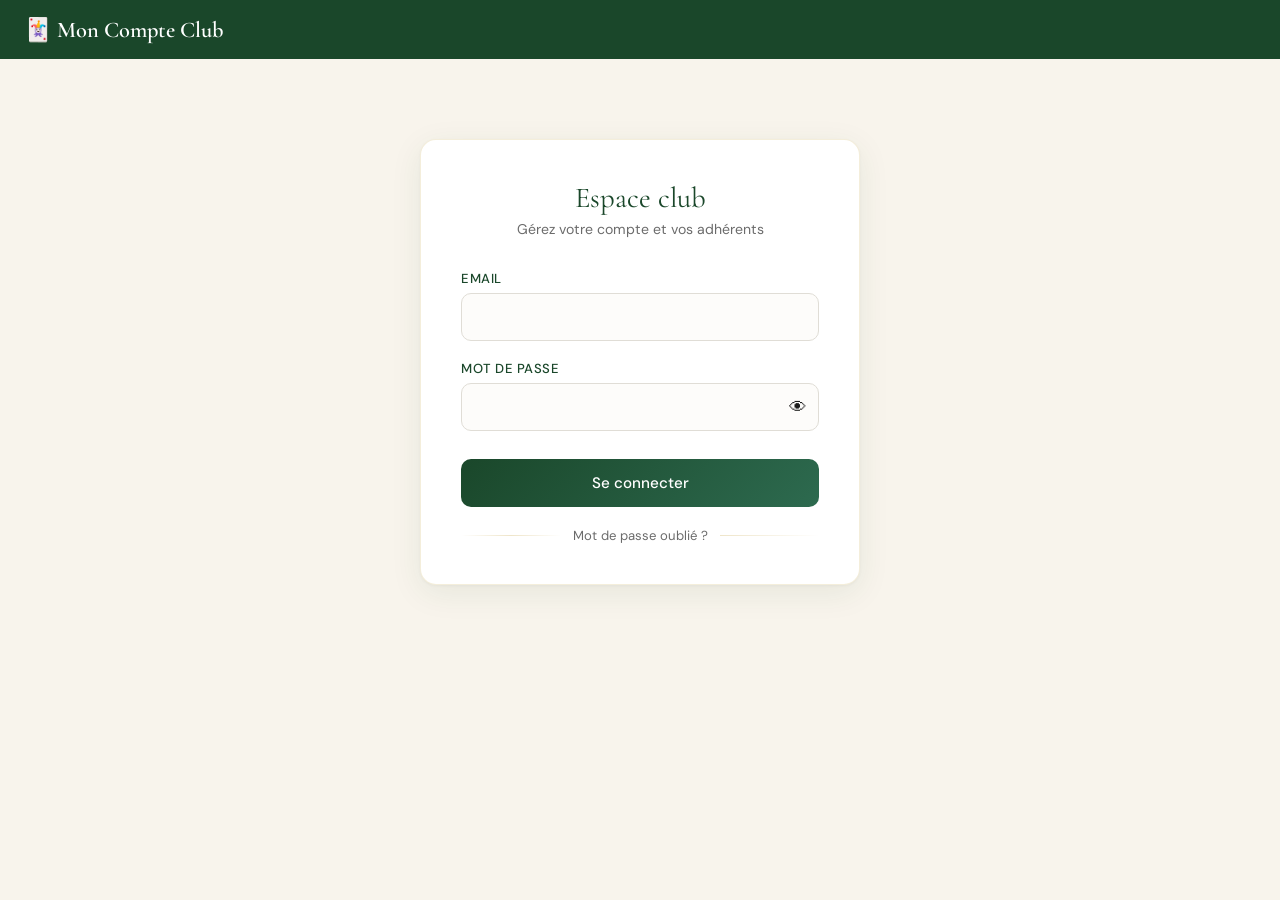
<file: web/asso avec mitchell/mon_compte.html>
<!DOCTYPE html>
<html lang="fr">
<head>
    <meta charset="UTF-8">
    <meta name="viewport" content="width=device-width, initial-scale=1.0">
    <title>Mon Compte — Tournoi Bridge Online</title>
    <link href="https://fonts.googleapis.com/css2?family=Cormorant+Garamond:wght@400;600;700&family=DM+Sans:wght@300;400;500&display=swap" rel="stylesheet">
    <style>
        :root {
            --vert:  #1a472a;
            --vert2: #2d6a4f;
            --or:    #c9a84c;
            --creme: #f8f4ec;
            --texte: #1c1c1c;
            --gris:  #6b6b6b;
            --rouge: #c0392b;
            --orange: #e67e22;
        }

        * { margin: 0; padding: 0; box-sizing: border-box; }

        body {
            font-family: 'DM Sans', sans-serif;
            background: var(--creme);
            color: var(--texte);
            min-height: 100vh;
        }

        .header {
            background: var(--vert);
            color: white;
            padding: 1rem 1.5rem;
            display: flex;
            align-items: center;
            justify-content: space-between;
        }

        .header-titre {
            font-family: 'Cormorant Garamond', serif;
            font-size: 1.4rem;
            font-weight: 600;
        }

        .btn-deco {
            background: rgba(255,255,255,0.15);
            color: white;
            border: 1px solid rgba(255,255,255,0.3);
            padding: 0.4rem 1rem;
            border-radius: 6px;
            font-size: 0.85rem;
            cursor: pointer;
            font-family: 'DM Sans', sans-serif;
            transition: background 0.2s;
        }

        .btn-deco:hover { background: rgba(255,255,255,0.25); }

        .main { max-width: 900px; margin: 0 auto; padding: 2rem 1rem; }

        /* ── Connexion ── */
        .carte-connexion {
            background: white;
            border-radius: 16px;
            padding: 2.5rem;
            max-width: 440px;
            margin: 3rem auto;
            box-shadow: 0 1px 3px rgba(0,0,0,0.04), 0 8px 32px rgba(26,71,42,0.08);
            border: 1px solid rgba(201,168,76,0.2);
        }

        .connexion-titre {
            font-family: 'Cormorant Garamond', serif;
            font-size: 1.8rem;
            color: var(--vert);
            text-align: center;
            margin-bottom: 0.3rem;
        }

        .connexion-sous {
            text-align: center;
            color: var(--gris);
            font-size: 0.88rem;
            margin-bottom: 2rem;
        }

        .groupe { margin-bottom: 1.2rem; }

        label {
            display: block;
            font-size: 0.82rem;
            font-weight: 500;
            color: var(--vert);
            margin-bottom: 0.4rem;
            text-transform: uppercase;
            letter-spacing: 0.04em;
        }

        input[type="email"],
        input[type="text"],
        input[type="password"] {
            width: 100%;
            padding: 0.8rem 1rem;
            border: 1.5px solid #e0ddd6;
            border-radius: 10px;
            font-family: 'DM Sans', sans-serif;
            font-size: 0.95rem;
            color: var(--texte);
            background: #fdfcfa;
            outline: none;
            transition: border-color 0.2s, box-shadow 0.2s;
        }

        input:focus {
            border-color: var(--or);
            box-shadow: 0 0 0 3px rgba(201,168,76,0.12);
            background: white;
        }

        .input-code {
            font-size: 1rem;
            font-weight: 600;
            letter-spacing: 0.1em;
            text-transform: uppercase;
        }

        .btn-principal {
            width: 100%;
            padding: 0.9rem;
            background: linear-gradient(135deg, var(--vert) 0%, var(--vert2) 100%);
            color: white;
            border: none;
            border-radius: 10px;
            font-family: 'DM Sans', sans-serif;
            font-size: 0.95rem;
            font-weight: 500;
            cursor: pointer;
            margin-top: 0.5rem;
            transition: transform 0.15s, box-shadow 0.15s;
        }

        .btn-principal:hover { transform: translateY(-1px); box-shadow: 0 4px 16px rgba(26,71,42,0.25); }
        .btn-principal:disabled { opacity: 0.6; cursor: not-allowed; transform: none; }

        /* ── Sections compte ── */
        .section-titre {
            font-family: 'Cormorant Garamond', serif;
            font-size: 1.5rem;
            color: var(--vert);
            margin-bottom: 1rem;
        }

        .carte {
            background: white;
            border-radius: 12px;
            padding: 1.5rem;
            margin-bottom: 1.5rem;
            border: 1px solid rgba(201,168,76,0.2);
            box-shadow: 0 1px 4px rgba(0,0,0,0.04);
        }

        .carte h3 {
            font-size: 1rem;
            font-weight: 600;
            color: var(--vert);
            margin-bottom: 1rem;
        }

        .info-club {
            font-size: 0.9rem;
            color: var(--gris);
            margin-bottom: 0.3rem;
        }

        .info-club strong { color: var(--texte); }

        .code-badge {
            display: inline-block;
            background: rgba(26,71,42,0.08);
            color: var(--vert);
            font-size: 1.2rem;
            font-weight: 700;
            letter-spacing: 0.1em;
            padding: 0.4rem 1rem;
            border-radius: 8px;
            margin: 0.5rem 0 1rem;
        }

        .row-input {
            display: flex;
            gap: 0.8rem;
            align-items: flex-end;
        }

        .row-input .groupe { flex: 1; margin-bottom: 0; }

        .btn-action {
            padding: 0.8rem 1.2rem;
            border: none;
            border-radius: 8px;
            font-family: 'DM Sans', sans-serif;
            font-size: 0.88rem;
            font-weight: 500;
            cursor: pointer;
            transition: opacity 0.15s;
            white-space: nowrap;
        }

        .btn-vert  { background: var(--vert); color: white; }
        .btn-rouge { background: var(--rouge); color: white; }
        .btn-orange { background: var(--orange); color: white; }
        .btn-action:hover { opacity: 0.85; }

        /* ── Tableau adhérents ── */
        table.adherents {
            width: 100%;
            border-collapse: collapse;
            font-size: 0.88rem;
        }

        table.adherents th {
            background: var(--vert);
            color: white;
            padding: 0.6rem 0.8rem;
            text-align: left;
            font-size: 0.78rem;
            text-transform: uppercase;
            letter-spacing: 0.04em;
        }

        table.adherents td {
            padding: 0.7rem 0.8rem;
            border-bottom: 1px solid #f0ede6;
            vertical-align: middle;
        }

        table.adherents tr:last-child td { border-bottom: none; }
        table.adherents tr:hover td { background: #fafaf7; }

        .badge-actif    { background: #e8f5e9; color: #2e7d32; padding: 2px 8px; border-radius: 12px; font-size: 0.78rem; font-weight: 600; }
        .badge-inactif  { background: #fbe9e7; color: #c62828; padding: 2px 8px; border-radius: 12px; font-size: 0.78rem; font-weight: 600; }

        .actions-td { display: flex; gap: 0.4rem; flex-wrap: wrap; }

        .btn-sm {
            padding: 0.3rem 0.7rem;
            border: none;
            border-radius: 6px;
            font-size: 0.78rem;
            font-weight: 500;
            cursor: pointer;
            font-family: 'DM Sans', sans-serif;
            transition: opacity 0.15s;
        }

        .btn-sm:hover { opacity: 0.8; }
        .btn-sm-vert   { background: var(--vert); color: white; }
        .btn-sm-rouge  { background: var(--rouge); color: white; }
        .btn-sm-orange { background: var(--orange); color: white; }
        .btn-sm-gris   { background: #90a4ae; color: white; }

        .msg-inline {
            font-size: 0.82rem;
            padding: 0.5rem 0.8rem;
            border-radius: 6px;
            margin-top: 0.5rem;
            display: none;
        }

        .msg-ok  { display: block; background: #f0f7f2; color: #2e7d32; border: 1px solid #b8ddc4; }
        .msg-err { display: block; background: #fdf2f2; color: var(--rouge); border: 1px solid #f5c6c6; }

        .chargement { text-align: center; padding: 2rem; color: var(--gris); }

        /* ── Modal mot de passe ── */
        .modal-overlay {
            display: none;
            position: fixed;
            top: 0; left: 0; right: 0; bottom: 0;
            background: rgba(0,0,0,0.5);
            z-index: 100;
            align-items: center;
            justify-content: center;
            padding: 1rem;
        }

        .modal-overlay.visible { display: flex; }

        .modal {
            background: white;
            border-radius: 14px;
            padding: 1.8rem;
            max-width: 400px;
            width: 100%;
        }

        .modal h3 { color: var(--vert); margin-bottom: 1rem; }

        .modal-actions { display: flex; gap: 0.8rem; margin-top: 1rem; justify-content: flex-end; }

        #section-connexion { display: block; }
        #section-compte    { display: none; }

        /* ── Tournois terminés ── */
        .tournoi-public {
            display: flex;
            align-items: center;
            justify-content: space-between;
            padding: 0.7rem 0.8rem;
            border-bottom: 1px solid #f0ede6;
            font-size: 0.88rem;
            gap: 0.5rem;
            flex-wrap: wrap;
        }
        .tournoi-public:last-child { border-bottom: none; }
        .btn-copier {
            padding: 0.3rem 0.8rem;
            background: rgba(26,71,42,0.08);
            color: var(--vert);
            border: 1px solid rgba(26,71,42,0.2);
            border-radius: 6px;
            font-size: 0.78rem;
            font-weight: 500;
            cursor: pointer;
            white-space: nowrap;
            transition: background 0.15s;
        }
        .btn-copier:hover { background: rgba(26,71,42,0.15); }
        .btn-copier.copie { background: #e8f5e9; color: #2e7d32; border-color: #b8ddc4; }
    </style>
</head>
<body>

<div class="header">
    <div class="header-titre">🃏 Mon Compte Club</div>
    <button class="btn-deco" id="btn-deco" onclick="deconnecter()" style="display:none">Déconnexion</button>
</div>

<div class="main">

    <!-- ── Connexion ── -->
    <div id="section-connexion">
        <div class="carte-connexion">
            <div class="connexion-titre">Espace club</div>
            <p class="connexion-sous">Gérez votre compte et vos adhérents</p>

            <div id="msg-connexion" style="display:none;padding:0.8rem;border-radius:8px;margin-bottom:1rem;font-size:0.88rem;"></div>

            <div class="groupe">
                <label for="email">Email</label>
                <input type="email" id="email" autocomplete="email">
            </div>
            <div class="groupe">
                <label for="mdp">Mot de passe</label>
                <div style="position:relative">
                    <input type="password" id="mdp" style="width:100%;box-sizing:border-box;padding-right:2.8rem;height:3rem;line-height:normal">
                    <span onclick="toggleMdp('mdp',this)" style="position:absolute;right:0.75rem;top:0;bottom:0;display:flex;align-items:center;cursor:pointer;font-size:1.1rem;user-select:none">👁</span>
                </div>
            </div>
            <button class="btn-principal" onclick="seConnecter()">Se connecter</button>
			 <!-- lien discret avec filet séparateur -->
			<div style="display:flex;align-items:center;gap:0.75rem;margin-top:1.2rem">
				<span style="flex:1;height:1px;background:linear-gradient(to right,transparent,rgba(201,168,76,0.3),transparent)"></span>
				<a href="mdp_oublie_club.html" style="font-size:0.82rem;color:#6b6b6b;text-decoration:none;white-space:nowrap;transition:color 0.2s"
				   onmouseover="this.style.color='#1a472a'" onmouseout="this.style.color='#6b6b6b'">
					Mot de passe oublié ?
				</a>
				<span style="flex:1;height:1px;background:linear-gradient(to right,rgba(201,168,76,0.3),transparent)"></span>
			</div>
        </div>
		
    </div>

    <!-- ── Compte ── -->
    <div id="section-compte">

        <!-- Infos club -->
        <div class="carte">
            <h3>🏛️ Informations du club</h3>
            <p class="info-club">ID club : <strong id="info-id" style="font-family:monospace;color:var(--vert)">—</strong> <span style="font-size:0.75rem;color:var(--gris)">(à communiquer pour dépannage)</span></p>
            <p class="info-club">Nom : <strong id="info-nom">—</strong></p>
            <p class="info-club">Email : <strong id="info-email">—</strong></p>
            <p class="info-club">Tournois joués : <strong id="info-tournois">—</strong></p>
        </div>

        <!-- Code adhérent -->
        <div class="carte">
            <h3>🔑 Code adhérent</h3>
            <p style="font-size:0.88rem;color:var(--gris);margin-bottom:0.5rem">Ce code permet à vos membres de créer leur compte sur le site.</p>
            <div class="code-badge" id="code-actuel">—</div>

            <div class="row-input">
                <div class="groupe">
                    <label for="nouveau-code">Nouveau code</label>
                    <input type="text" id="nouveau-code" class="input-code" minlength="4" autocomplete="off">
                </div>
                <button class="btn-action btn-vert" onclick="changerCode()">Enregistrer</button>
            </div>
            <div id="msg-code" class="msg-inline"></div>
        </div>

        <!-- Code externe -->
        <div class="carte">
            <h3>🌐 Code externe</h3>
            <p style="font-size:0.88rem;color:var(--gris);margin-bottom:0.5rem">Ce code permet à des joueurs extérieurs au club de créer un compte pour consulter vos résultats.</p>
            <div class="code-badge" id="code-externe-actuel">—</div>

            <div class="row-input">
                <div class="groupe">
                    <label for="nouveau-code-externe">Nouveau code externe</label>
                    <input type="text" id="nouveau-code-externe" class="input-code" minlength="4" autocomplete="off">
                </div>
                <button class="btn-action btn-vert" onclick="changerCodeExterne()">Enregistrer</button>
            </div>
            <div id="msg-code-externe" class="msg-inline"></div>
        </div>

        <!-- Liste joueurs -->
        <div class="carte">
            <h3>👥 Membres du club &amp; Externes</h3>

            <!-- Formulaire ajout rapide -->
            <div style="display:flex;gap:0.8rem;margin-bottom:1rem;flex-wrap:wrap;align-items:flex-end">
                <div class="groupe" style="flex:1;min-width:120px;margin-bottom:0">
                    <label for="new-nom">Nom</label>
                    <input type="text" id="new-nom">
                </div>
                <div class="groupe" style="flex:1;min-width:120px;margin-bottom:0">
                    <label for="new-prenom">Prénom</label>
                    <input type="text" id="new-prenom">
                </div>
                <button class="btn-action btn-vert" onclick="ajouterJoueur()">+ Ajouter</button>
            </div>
            <div id="msg-ajout" class="msg-inline" style="margin-bottom:0.8rem"></div>

            <div id="liste-adherents"><div class="chargement">Chargement...</div></div>
        </div>

        <!-- Tournois terminés -->
        <div class="carte">
            <h3>🏆 Tournois terminés</h3>
            <p style="font-size:0.88rem;color:var(--gris);margin-bottom:1rem">Partagez le lien public avec vos joueurs pour qu'ils consultent les résultats sans créer de compte.</p>
            <div id="liste-tournois"><div class="chargement">Chargement...</div></div>
        </div>

    </div>

</div>

<!-- Modal réinitialisation mot de passe -->
<div class="modal-overlay" id="modal-mdp" onclick="fermerModal(event)">
    <div class="modal">
        <h3>🔐 Nouveau mot de passe</h3>
        <p style="font-size:0.88rem;color:var(--gris);margin-bottom:1rem" id="modal-nom-adherent"></p>
        <div class="groupe">
            <label>Nouveau mot de passe</label>
            <input type="password" id="modal-mdp-input" minlength="6">
        </div>
        <div id="msg-modal" class="msg-inline"></div>
        <div class="modal-actions">
            <button class="btn-action btn-gris" style="background:#90a4ae;color:white" onclick="fermerModal()">Annuler</button>
            <button class="btn-action btn-vert" onclick="confirmerMdp()">Confirmer</button>
        </div>
    </div>
</div>

<script>
function toggleMdp(id, btn) {
    const input = document.getElementById(id);
    const visible = input.getAttribute('data-visible') === '1';
    if (visible) {
        input.setAttribute('type', 'password');
        input.setAttribute('data-visible', '0');
        btn.textContent = '👁';
    } else {
        input.setAttribute('type', 'text');
        input.setAttribute('data-visible', '1');
        btn.textContent = '🙈';
    }
}

let tokenClub = '';
let idAdherentMdp = 0;

// Connexion club
async function seConnecter() {
    const email = document.getElementById('email').value.trim();
    const mdp   = document.getElementById('mdp').value;
    const msg   = document.getElementById('msg-connexion');

    if (!email || !mdp) { afficherMsgConnexion('❌ Email et mot de passe obligatoires', false); return; }

    try {
        const resp = await fetch('api_club.php?action=connexion', {
            method: 'POST',
            headers: { 'Content-Type': 'application/json' },
            body: JSON.stringify({ email, mdp })
        });
        const data = await resp.json();

        if (data.etat === 'OK') {
            tokenClub = data.token;
            document.getElementById('section-connexion').style.display = 'none';
            document.getElementById('section-compte').style.display    = 'block';
            document.getElementById('btn-deco').style.display          = 'block';
            document.getElementById('info-nom').textContent      = data.nom;
            document.getElementById('info-email').textContent    = email;
            document.getElementById('info-id').textContent       = data.idAssociation;
            document.getElementById('info-tournois').textContent = data.nbre_tournois_joues + ' / ' + data.nbre_tournois_max;
            document.getElementById('code-actuel').textContent        = data.code_adherent || '(aucun)';
            document.getElementById('nouveau-code').value              = data.code_adherent || '';
            document.getElementById('code-externe-actuel').textContent = data.code_externe  || '(aucun)';
            document.getElementById('nouveau-code-externe').value      = data.code_externe  || '';
            chargerAdherents();
            chargerTournois();
        } else {
            afficherMsgConnexion('❌ Email ou mot de passe incorrect', false);
        }
    } catch(e) {
        afficherMsgConnexion('❌ Erreur de connexion', false);
    }
}



// Changer le code externe
async function changerCodeExterne() {
    const code = document.getElementById('nouveau-code-externe').value.trim().toUpperCase();
    const msg  = document.getElementById('msg-code-externe');
    msg.className = 'msg-inline';

    if (code.length < 4) { afficherMsg(msg, '❌ Minimum 4 caractères', false); return; }

    const resp = await fetch('api_club.php?action=majCodeExterne&token=' + tokenClub, {
        method: 'POST',
        headers: { 'Content-Type': 'application/json' },
        body: JSON.stringify({ code_externe: code })
    });
    const data = await resp.json();

    if (data.etat === 'OK') {
        document.getElementById('code-externe-actuel').textContent = code;
        afficherMsg(msg, '✅ Code externe mis à jour avec succès', true);
    } else if (data.etat === 'CODE_EXISTE') {
        afficherMsg(msg, '❌ Ce code est déjà utilisé par un autre club', false);
    } else {
        afficherMsg(msg, '❌ Erreur serveur', false);
    }
}

// Changer le code adhérent
async function changerCode() {
    const code = document.getElementById('nouveau-code').value.trim().toUpperCase();
    const msg  = document.getElementById('msg-code');
    msg.className = 'msg-inline';

    if (code.length < 4) { afficherMsg(msg, '❌ Minimum 4 caractères', false); return; }

    const resp = await fetch('api_club.php?action=majCode&token=' + tokenClub, {
        method: 'POST',
        headers: { 'Content-Type': 'application/json' },
        body: JSON.stringify({ code_adherent: code })
    });
    const data = await resp.json();

    if (data.etat === 'OK') {
        document.getElementById('code-actuel').textContent = code;
        afficherMsg(msg, '✅ Code mis à jour avec succès', true);
    } else if (data.etat === 'CODE_EXISTE') {
        afficherMsg(msg, '❌ Ce code est déjà utilisé par un autre club', false);
    } else {
        afficherMsg(msg, '❌ Erreur serveur', false);
    }
}

// Charger les tournois terminés avec leurs liens publics
async function chargerTournois() {
    const container = document.getElementById('liste-tournois');
    container.innerHTML = '<div class="chargement">Chargement...</div>';
    try {
        const resp = await fetch('api_club.php?action=tournois&token=' + tokenClub);
        const data = await resp.json();
        if (!data.tournois || data.tournois.length === 0) {
            container.innerHTML = '<p style="color:var(--gris);font-size:0.88rem">Aucun tournoi terminé pour l\'instant.</p>';
            return;
        }
        container.innerHTML = '';
        data.tournois.forEach(t => {
            if (!t.token_public) return;
            const base = window.location.href.replace('mon_compte.html', 'resultats_tournoi.html');
            const lien = `${base}?id=${t.ID}&tokenPublic=${t.token_public}`;
            const div = document.createElement('div');
            div.className = 'tournoi-public';
            div.innerHTML = `
                <div>
                    <span style="font-weight:500">${t.date}</span>
                    <span style="color:var(--gris);font-size:0.82rem;margin-left:0.5rem">${t.type.replace(/_/g,' ')} — ${t.nbre_equipe} équipes</span>
                </div>
                <button class="btn-copier" onclick="copierLien(this, '${lien}')">📋 Copier le lien</button>
            `;
            container.appendChild(div);
        });
    } catch(e) {
        container.innerHTML = '<p style="color:var(--rouge);font-size:0.88rem">❌ Erreur de chargement.</p>';
    }
}

function copierLien(btn, lien) {
    navigator.clipboard.writeText(lien).then(() => {
        btn.textContent = '✅ Lien copié !';
        btn.classList.add('copie');
        setTimeout(() => { btn.textContent = '📋 Copier le lien'; btn.classList.remove('copie'); }, 2000);
    }).catch(() => {
        prompt('Copiez ce lien :', lien);
    });
}

// Charger la liste des adhérents (séparés en Membres et Externes)
async function chargerAdherents() {
    const container = document.getElementById('liste-adherents');
    container.innerHTML = '<div class="chargement">Chargement...</div>';

    const resp = await fetch('api_club.php?action=adherents&token=' + tokenClub);
    const data = await resp.json();

    if (!data.adherents || data.adherents.length === 0) {
        container.innerHTML = '<p style="color:var(--gris);font-size:0.88rem">Aucun adhérent inscrit pour l\'instant.</p>';
        return;
    }

    const membres  = data.adherents.filter(a => a.type !== 'externe');
    const externes = data.adherents.filter(a => a.type === 'externe');

    function buildTable(liste) {
        if (liste.length === 0) return '<p style="color:var(--gris);font-size:0.85rem;margin:0.4rem 0 0.8rem">Aucun.</p>';
        let html = `<table class="adherents"><thead><tr>
            <th>Nom</th><th>Prénom</th><th>Email</th><th>Statut</th><th>Actions</th>
        </tr></thead><tbody>`;
        liste.forEach(a => {
            const actif   = a.actif == 1;
            const aCompte = a.email !== null && a.email !== '';
            const badgeClass = actif ? 'badge-actif' : 'badge-inactif';
            const badgeTexte = actif ? 'Actif' : 'Inactif';
            html += `<tr>
                <td>${a.nom}</td>
                <td>${a.prenom}</td>
                <td>${a.email || '<span style="color:var(--gris);font-style:italic">—</span>'}</td>
                <td><span class="${badgeClass}">${badgeTexte}</span></td>
                <td>
                    <div class="actions-td">
                        <button class="btn-sm ${actif ? 'btn-sm-gris' : 'btn-sm-vert'}"
                            onclick="toggleActif(${a.id}, ${actif ? 0 : 1})">
                            ${actif ? 'Désactiver' : 'Activer'}
                        </button>
                        ${aCompte ? `
                        <button class="btn-sm btn-sm-orange"
                            onclick="ouvrirModalMdp(${a.id}, '${a.prenom} ${a.nom}')">
                            🔐 Mdp
                        </button>` : ''}
                        <button class="btn-sm btn-sm-rouge"
                            onclick="supprimerJoueur(${a.id}, '${a.prenom} ${a.nom}', ${aCompte})">
                            🗑 Supprimer
                        </button>
                    </div>
                </td>
            </tr>`;
        });
        return html + '</tbody></table>';
    }

    let html = '<h4 style="color:var(--vert);margin:0 0 0.5rem;font-size:0.95rem">👤 Membres du club</h4>';
    html += buildTable(membres);
    html += '<h4 style="color:var(--orange);margin:1.2rem 0 0.5rem;font-size:0.95rem">🌐 Joueurs externes</h4>';
    html += buildTable(externes);

    container.innerHTML = html;
}

// Ajouter un joueur
async function ajouterJoueur() {
    const nom    = document.getElementById('new-nom').value.trim().toUpperCase();
    const prenom = document.getElementById('new-prenom').value.trim();
    const msg    = document.getElementById('msg-ajout');
    msg.className = 'msg-inline';

    if (!nom || !prenom) { afficherMsg(msg, '❌ Nom et prénom obligatoires', false); return; }

    const resp = await fetch('api_club.php?action=ajouterJoueur&token=' + tokenClub, {
        method: 'POST',
        headers: { 'Content-Type': 'application/json' },
        body: JSON.stringify({ nom, prenom })
    });
    const data = await resp.json();
    if (data.etat === 'OK') {
        afficherMsg(msg, '✅ Joueur ajouté', true);
        document.getElementById('new-nom').value   = '';
        document.getElementById('new-prenom').value = '';
        chargerAdherents();
    } else {
        afficherMsg(msg, '❌ Erreur lors de l\'ajout', false);
    }
}

// Supprimer un joueur (avec ou sans compte)
async function supprimerJoueur(id, nom, aCompte) {
    const msg = aCompte
        ? `Supprimer ${nom} ? Son compte adhérent sera aussi supprimé.`
        : `Supprimer le joueur ${nom} ?`;
    if (!confirm(msg)) return;
    const resp = await fetch('api_club.php?action=supprimer&token=' + tokenClub, {
        method: 'POST',
        headers: { 'Content-Type': 'application/json' },
        body: JSON.stringify({ id })
    });
    const data = await resp.json();
    if (data.etat === 'OK') chargerAdherents();
    else alert('Erreur lors de la suppression');
}

// Activer / Désactiver
async function toggleActif(idAdherent, nouvelEtat) {
    const resp = await fetch('api_club.php?action=toggleActif&token=' + tokenClub, {
        method: 'POST',
        headers: { 'Content-Type': 'application/json' },
        body: JSON.stringify({ id: idAdherent, actif: nouvelEtat })
    });
    const data = await resp.json();
    if (data.etat === 'OK') chargerAdherents();
    else alert('Erreur lors de la mise à jour');
}

// Supprimer adhérent
async function supprimerAdherent(idAdherent, nom) {
    if (!confirm(`Supprimer le compte de ${nom} ? Cette action est irréversible.`)) return;
    const resp = await fetch('api_club.php?action=supprimer&token=' + tokenClub, {
        method: 'POST',
        headers: { 'Content-Type': 'application/json' },
        body: JSON.stringify({ id: idAdherent })
    });
    const data = await resp.json();
    if (data.etat === 'OK') chargerAdherents();
    else alert('Erreur lors de la suppression');
}

// Modal mot de passe
function ouvrirModalMdp(idAdherent, nom) {
    idAdherentMdp = idAdherent;
    document.getElementById('modal-nom-adherent').textContent = 'Adhérent : ' + nom;
    document.getElementById('modal-mdp-input').value = '';
    document.getElementById('msg-modal').className = 'msg-inline';
    document.getElementById('modal-mdp').classList.add('visible');
}

function fermerModal(e) {
    if (!e || e.target === document.getElementById('modal-mdp') || e.target.className.includes('btn-gris')) {
        document.getElementById('modal-mdp').classList.remove('visible');
    }
}

async function confirmerMdp() {
    const mdp = document.getElementById('modal-mdp-input').value;
    const msg = document.getElementById('msg-modal');
    if (mdp.length < 6) { afficherMsg(msg, '❌ Minimum 6 caractères', false); return; }

    const resp = await fetch('api_club.php?action=resetMdp&token=' + tokenClub, {
        method: 'POST',
        headers: { 'Content-Type': 'application/json' },
        body: JSON.stringify({ id: idAdherentMdp, mdp })
    });
    const data = await resp.json();
    if (data.etat === 'OK') {
        afficherMsg(msg, '✅ Mot de passe mis à jour', true);
        setTimeout(() => fermerModal(), 1500);
    } else {
        afficherMsg(msg, '❌ Erreur serveur', false);
    }
}

function deconnecter() {
    tokenClub = '';
    document.getElementById('section-connexion').style.display = 'block';
    document.getElementById('section-compte').style.display    = 'none';
    document.getElementById('btn-deco').style.display          = 'none';
    document.getElementById('email').value = '';
    document.getElementById('mdp').value   = '';
}

function afficherMsg(el, texte, ok) {
    el.textContent  = texte;
    el.className    = 'msg-inline ' + (ok ? 'msg-ok' : 'msg-err');
}

function afficherMsgConnexion(texte, ok) {
    const el = document.getElementById('msg-connexion');
    el.textContent   = texte;
    el.style.display = 'block';
    el.style.background = ok ? '#f0f7f2' : '#fdf2f2';
    el.style.color      = ok ? '#2e7d32' : '#c0392b';
    el.style.border     = ok ? '1px solid #b8ddc4' : '1px solid #f5c6c6';
    el.style.borderRadius = '8px';
    el.style.padding = '0.8rem';
}

document.getElementById('nouveau-code').addEventListener('input', function() {
    this.value = this.value.toUpperCase();
});
document.getElementById('nouveau-code-externe').addEventListener('input', function() {
    this.value = this.value.toUpperCase();
});

document.addEventListener('keydown', e => {
    if (e.key === 'Enter' && document.getElementById('section-connexion').style.display !== 'none') seConnecter();
});
</script>
</body>
</html>
</file>
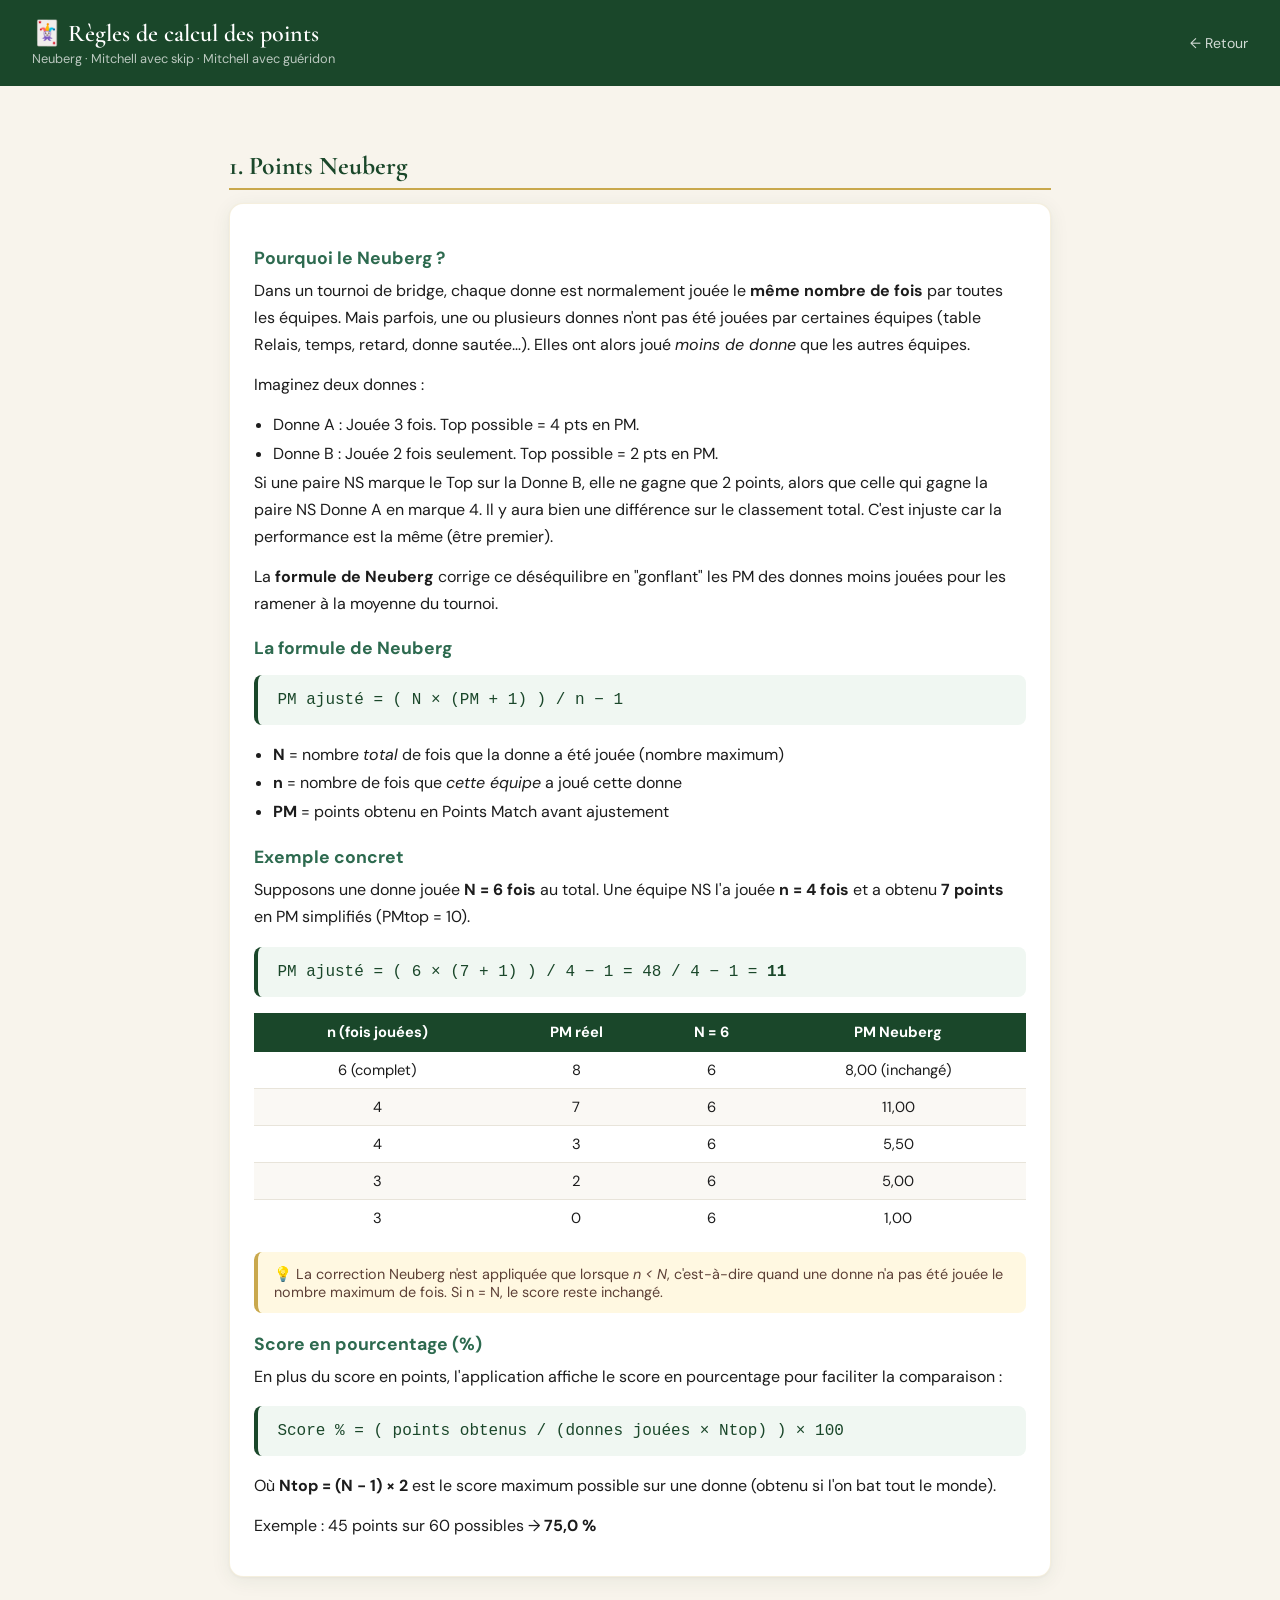
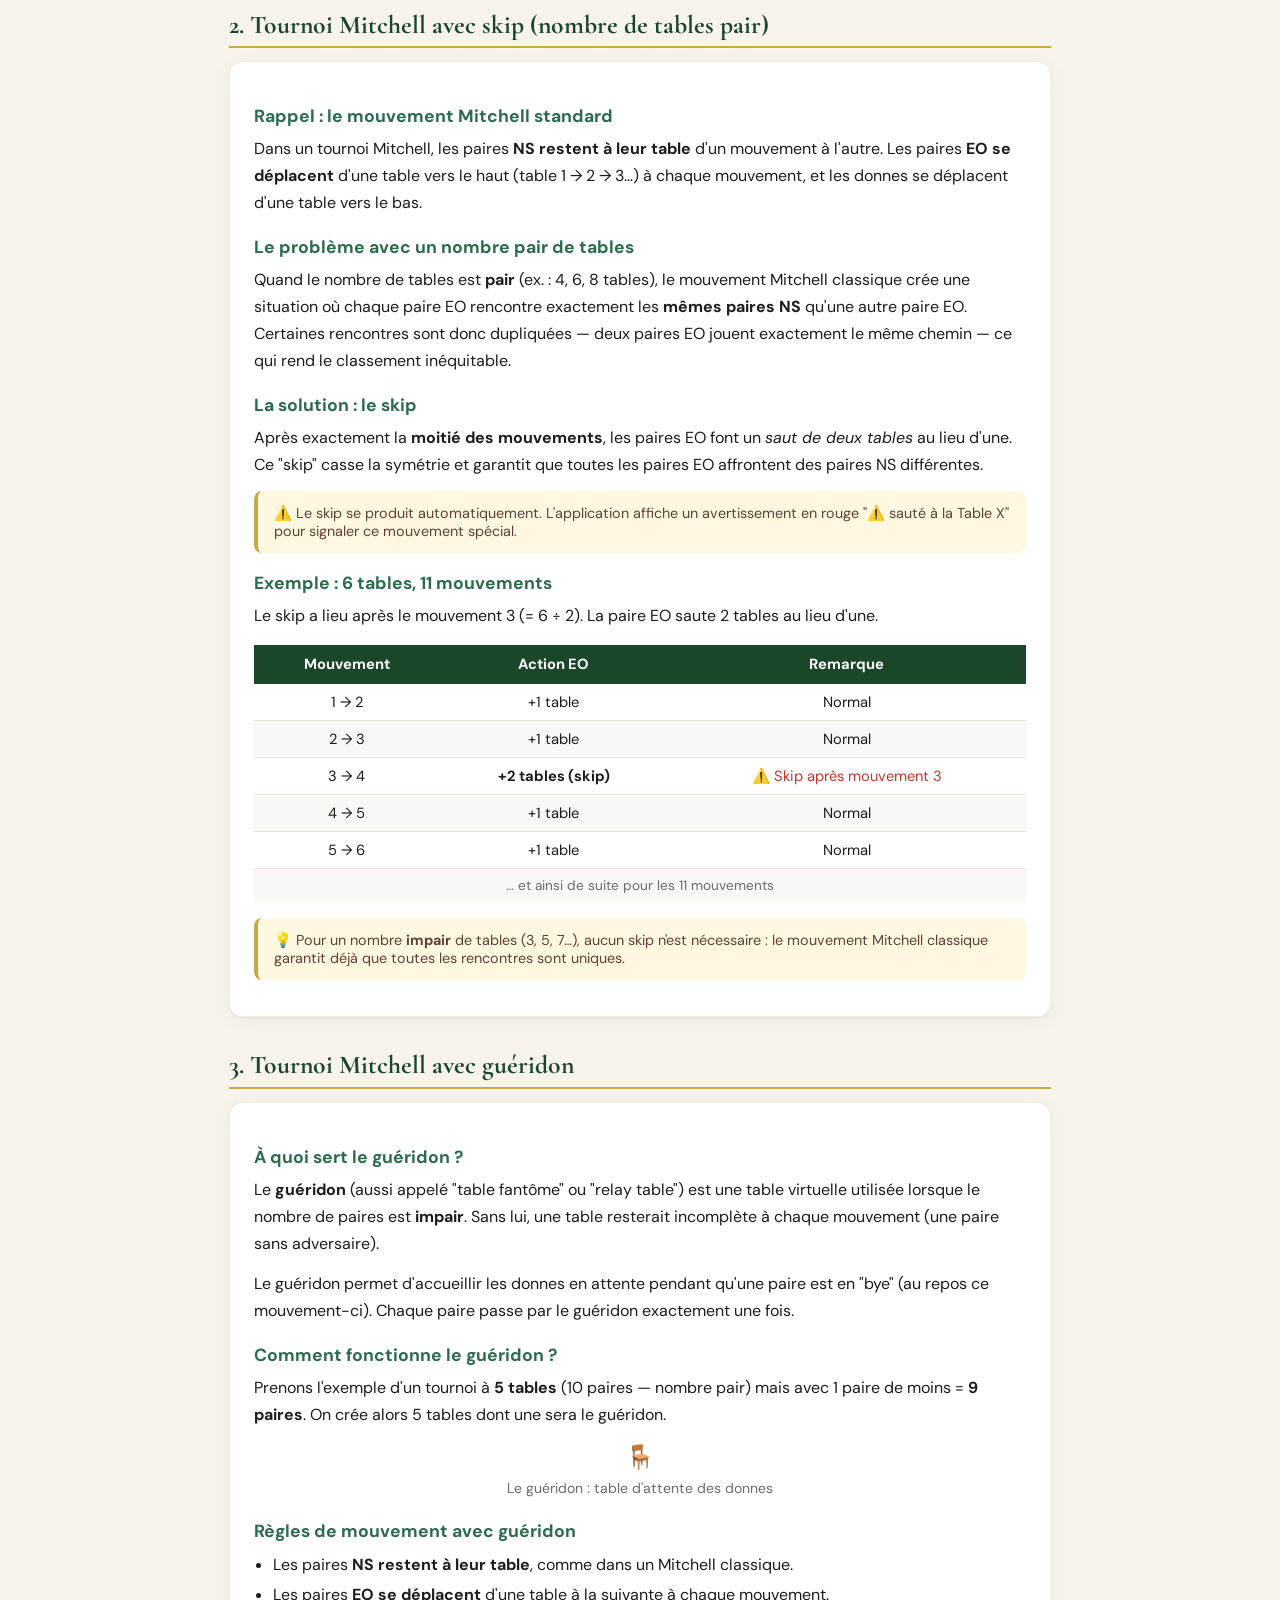
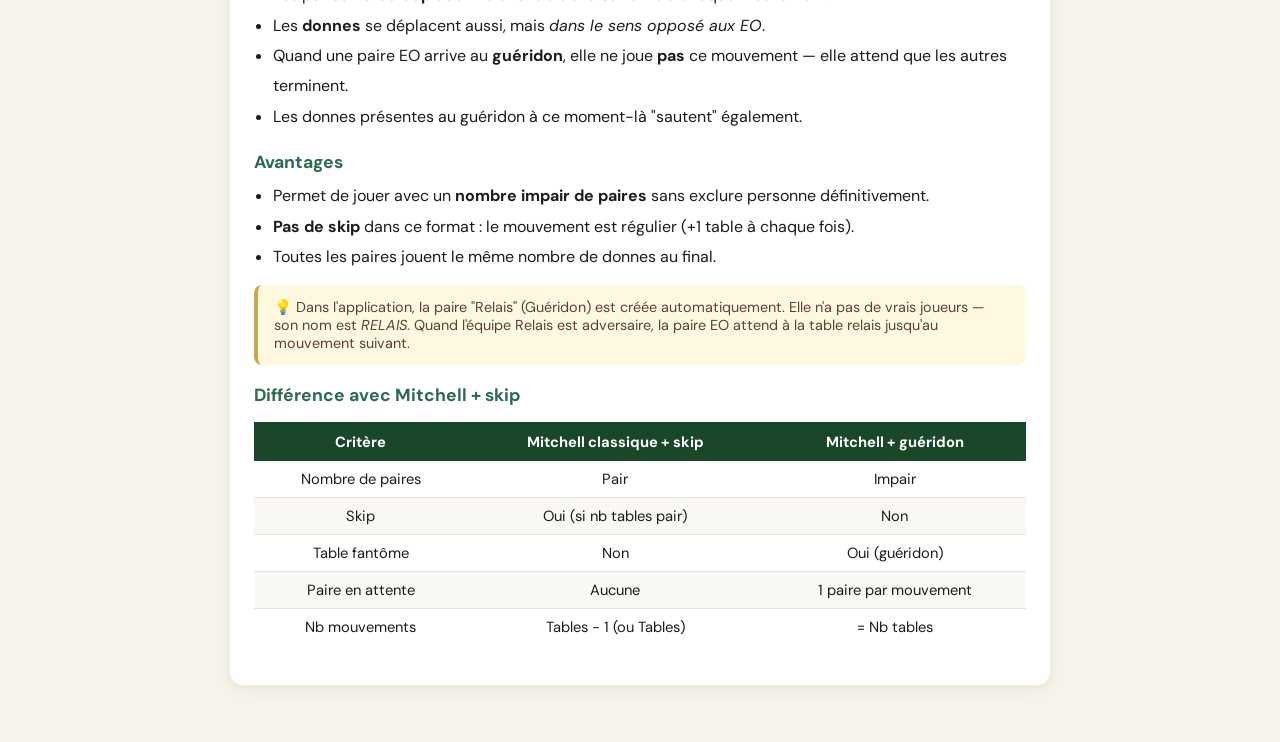
<file: web/asso avec mitchell/neuberg.html>
<!DOCTYPE html>
<html lang="fr">
<head>
    <meta charset="UTF-8">
    <meta name="viewport" content="width=device-width, initial-scale=1.0">
    <title>Calcul des points — Neuberg &amp; Mitchell</title>
    <link href="https://fonts.googleapis.com/css2?family=Cormorant+Garamond:wght@400;600;700&family=DM+Sans:wght@300;400;500&display=swap" rel="stylesheet">
    <style>
        :root {
            --vert:  #1a472a;
            --vert2: #2d6a4f;
            --or:    #c9a84c;
            --creme: #f8f4ec;
            --texte: #1c1c1c;
            --gris:  #6b6b6b;
            --rouge: #c0392b;
            --bleu:  #1565c0;
        }
        * { margin: 0; padding: 0; box-sizing: border-box; }
        body { font-family: 'DM Sans', sans-serif; background: var(--creme); color: var(--texte); min-height: 100vh; }
        .header {
            background: var(--vert);
            color: white;
            padding: 1.2rem 2rem;
            display: flex;
            align-items: center;
            justify-content: space-between;
        }
        .header-titre { font-family: 'Cormorant Garamond', serif; font-size: 1.5rem; font-weight: 600; }
        .header-sous  { font-size: 0.8rem; opacity: 0.7; margin-top: 2px; }
        .main { max-width: 860px; margin: 0 auto; padding: 2rem 1.2rem; }
        h2 {
            font-family: 'Cormorant Garamond', serif;
            font-size: 1.6rem;
            color: var(--vert);
            margin: 2rem 0 0.8rem;
            padding-bottom: 0.4rem;
            border-bottom: 2px solid var(--or);
        }
        h3 { font-size: 1.1rem; color: var(--vert2); margin: 1.2rem 0 0.5rem; }
        p  { line-height: 1.7; margin-bottom: 0.8rem; }
        .carte {
            background: white;
            border-radius: 14px;
            padding: 1.5rem;
            margin-bottom: 1.5rem;
            box-shadow: 0 1px 3px rgba(0,0,0,0.04), 0 4px 20px rgba(26,71,42,0.07);
            border: 1px solid rgba(201,168,76,0.18);
        }
        .formule {
            background: #f0f7f2;
            border-left: 4px solid var(--vert);
            border-radius: 8px;
            padding: 1rem 1.2rem;
            margin: 1rem 0;
            font-family: 'Courier New', monospace;
            font-size: 1rem;
            color: var(--vert);
        }
        table { width: 100%; border-collapse: collapse; margin: 1rem 0; font-size: 0.92rem; }
        th { background: var(--vert); color: white; padding: 0.6rem 0.8rem; text-align: center; }
        td { padding: 0.5rem 0.8rem; text-align: center; border-bottom: 1px solid #e8e4da; }
        tr:last-child td { border-bottom: none; }
        tr:nth-child(even) td { background: #faf8f4; }
        .badge {
            display: inline-block;
            background: var(--or);
            color: white;
            border-radius: 20px;
            padding: 0.15rem 0.7rem;
            font-size: 0.8rem;
            font-weight: 600;
            margin-left: 0.4rem;
        }
        .badge-bleu { background: var(--bleu); }
        .note {
            background: #fff8e1;
            border-left: 4px solid var(--or);
            border-radius: 8px;
            padding: 0.8rem 1rem;
            margin: 0.8rem 0;
            font-size: 0.9rem;
            color: #5d4037;
        }
        .back-link {
            display: inline-block;
            color: var(--or);
            text-decoration: none;
            font-size: 0.9rem;
            margin-bottom: 1rem;
        }
        .back-link:hover { text-decoration: underline; }
        .schema {
            display: flex;
            gap: 0.5rem;
            flex-wrap: wrap;
            margin: 0.8rem 0;
        }
        .table-box {
            border: 2px solid var(--vert);
            border-radius: 8px;
            padding: 0.5rem 0.8rem;
            text-align: center;
            min-width: 80px;
            font-size: 0.85rem;
        }
        .table-box .num { font-size: 1.1rem; font-weight: 700; color: var(--vert); }
        .arrow { display: flex; align-items: center; color: var(--gris); font-size: 1.3rem; }
        .gueridon { font-size: 1.5rem; margin: 0 auto; text-align: center; }
    </style>
</head>
<body>

<div class="header">
    <div>
        <div class="header-titre">🃏 Règles de calcul des points</div>
        <div class="header-sous">Neuberg · Mitchell avec skip · Mitchell avec guéridon</div>
    </div>
    <a href="resultats.html" style="color:rgba(255,255,255,0.8);font-size:0.88rem;text-decoration:none">← Retour</a>
</div>

<div class="main">

    <!-- ═══════════════════════════════════════════════════════════ -->
    <!--  SECTION 1 — POINTS NEUBERG                                -->
    <!-- ═══════════════════════════════════════════════════════════ -->
    <h2>1. Points Neuberg</h2>

    <div class="carte">
        <h3>Pourquoi le Neuberg ?</h3>
        <p>Dans un tournoi de bridge, chaque donne est normalement jouée le <strong>même nombre de fois</strong> par toutes les équipes. Mais parfois, une ou plusieurs donnes n'ont pas été jouées par certaines équipes (table Relais, temps, retard, donne sautée…). Elles ont alors joué <em> moins de donne</em> que les autres équipes.</p>
<p>		
Imaginez deux donnes :</p>
<ul style="margin-left:1.2rem;line-height:1.8">
<li>Donne A : Jouée 3 fois. Top possible = 4 pts en PM.</li>
<li>Donne B : Jouée 2 fois seulement. Top possible = 2 pts en PM.</li>
</ul>
<p>Si une paire NS marque le Top sur la Donne B, elle ne gagne que 2 points, alors que celle qui gagne la paire NS Donne A en marque 4. Il y aura bien une différence sur le classement total. C'est injuste car la performance est la même (être premier). </p>
        <p>La <strong>formule de Neuberg</strong> corrige ce déséquilibre en "gonflant" les PM des donnes moins jouées pour les ramener à la moyenne du tournoi.</p>

        <h3>La formule de Neuberg</h3>
        <div class="formule">
            PM ajusté = ( N × (PM + 1) ) / n  −  1
        </div>
        <ul style="margin-left:1.2rem;line-height:1.8">
            <li><strong>N</strong> = nombre <em>total</em> de fois que la donne a été jouée (nombre maximum)</li>
            <li><strong>n</strong> = nombre de fois que <em>cette équipe</em> a joué cette donne</li>
            <li><strong>PM</strong> = points obtenu en Points Match avant ajustement</li>
        </ul>

        <h3>Exemple concret</h3>
        <p>Supposons une donne jouée <strong>N = 6 fois</strong> au total. Une équipe NS l'a jouée <strong>n = 4 fois</strong> et a obtenu <strong>7 points</strong> en PM simplifiés (PMtop = 10).</p>

        <div class="formule">
            PM ajusté = ( 6 × (7 + 1) ) / 4  −  1  =  48 / 4  −  1  =  <strong>11</strong>
        </div>

        <table>
            <thead><tr><th>n (fois jouées)</th><th>PM réel</th><th>N = 6</th><th>PM Neuberg</th></tr></thead>
            <tbody>
                <tr><td>6 (complet)</td><td>8</td><td>6</td><td>8,00 (inchangé)</td></tr>
                <tr><td>4</td><td>7</td><td>6</td><td>11,00</td></tr>
                <tr><td>4</td><td>3</td><td>6</td><td>5,50</td></tr>
                <tr><td>3</td><td>2</td><td>6</td><td>5,00</td></tr>
                <tr><td>3</td><td>0</td><td>6</td><td>1,00</td></tr>
            </tbody>
        </table>

        <div class="note">
            💡 La correction Neuberg n'est appliquée que lorsque <em>n &lt; N</em>, c'est-à-dire quand une donne n'a pas été jouée le nombre maximum de fois. Si n = N, le score reste inchangé.
        </div>

        <h3>Score en pourcentage (%)</h3>
        <p>En plus du score en points, l'application affiche le score en pourcentage pour faciliter la comparaison :</p>
        <div class="formule">
            Score % = ( points obtenus / (donnes jouées × Ntop) ) × 100
        </div>
        <p>Où <strong>Ntop = (N − 1) × 2</strong> est le score maximum possible sur une donne (obtenu si l'on bat tout le monde).</p>
        <p>Exemple : 45 points sur 60 possibles → <strong>75,0 %</strong></p>
    </div>

    <!-- ═══════════════════════════════════════════════════════════ -->
    <!--  SECTION 2 — MITCHELL AVEC SKIP                            -->
    <!-- ═══════════════════════════════════════════════════════════ -->
    <h2>2. Tournoi Mitchell avec skip (nombre de tables pair)</h2>

    <div class="carte">
        <h3>Rappel : le mouvement Mitchell standard</h3>
        <p>Dans un tournoi Mitchell, les paires <strong>NS restent à leur table</strong> d'un mouvement à l'autre. Les paires <strong>EO se déplacent</strong> d'une table vers le haut (table 1 → 2 → 3…) à chaque mouvement, et les donnes se déplacent d'une table vers le bas.</p>

        <h3>Le problème avec un nombre pair de tables</h3>
        <p>Quand le nombre de tables est <strong>pair</strong> (ex. : 4, 6, 8 tables), le mouvement Mitchell classique crée une situation où chaque paire EO rencontre exactement les <strong>mêmes paires NS</strong> qu'une autre paire EO. Certaines rencontres sont donc dupliquées — deux paires EO jouent exactement le même chemin — ce qui rend le classement inéquitable.</p>

        <h3>La solution : le skip</h3>
        <p>Après exactement la <strong>moitié des mouvements</strong>, les paires EO font un <em>saut de deux tables</em> au lieu d'une. Ce "skip" casse la symétrie et garantit que toutes les paires EO affrontent des paires NS différentes.</p>

        <div class="note">
            ⚠️ Le skip se produit automatiquement. L'application affiche un avertissement en rouge "⚠️ sauté à la Table X" pour signaler ce mouvement spécial.
        </div>

        <h3>Exemple : 6 tables, 11 mouvements</h3>
        <p>Le skip a lieu après le mouvement 3 (= 6 ÷ 2). La paire EO saute 2 tables au lieu d'une.</p>

        <table>
            <thead><tr><th>Mouvement</th><th>Action EO</th><th>Remarque</th></tr></thead>
            <tbody>
                <tr><td>1 → 2</td><td>+1 table</td><td>Normal</td></tr>
                <tr><td>2 → 3</td><td>+1 table</td><td>Normal</td></tr>
                <tr><td>3 → 4</td><td><strong>+2 tables (skip)</strong></td><td style="color:var(--rouge)">⚠️ Skip après mouvement 3</td></tr>
                <tr><td>4 → 5</td><td>+1 table</td><td>Normal</td></tr>
                <tr><td>5 → 6</td><td>+1 table</td><td>Normal</td></tr>
                <tr><td colspan="3" style="color:var(--gris);font-size:0.85rem">… et ainsi de suite pour les 11 mouvements</td></tr>
            </tbody>
        </table>

        <div class="note">
            💡 Pour un nombre <strong>impair</strong> de tables (3, 5, 7…), aucun skip n'est nécessaire : le mouvement Mitchell classique garantit déjà que toutes les rencontres sont uniques.
        </div>
    </div>

    <!-- ═══════════════════════════════════════════════════════════ -->
    <!--  SECTION 3 — MITCHELL AVEC GUÉRIDON                        -->
    <!-- ═══════════════════════════════════════════════════════════ -->
    <h2>3. Tournoi Mitchell avec guéridon</h2>

    <div class="carte">
        <h3>À quoi sert le guéridon ?</h3>
        <p>Le <strong>guéridon</strong> (aussi appelé "table fantôme" ou "relay table") est une table virtuelle utilisée lorsque le nombre de paires est <strong>impair</strong>. Sans lui, une table resterait incomplète à chaque mouvement (une paire sans adversaire).</p>
        <p>Le guéridon permet d'accueillir les donnes en attente pendant qu'une paire est en "bye" (au repos ce mouvement-ci). Chaque paire passe par le guéridon exactement une fois.</p>

        <h3>Comment fonctionne le guéridon ?</h3>
        <p>Prenons l'exemple d'un tournoi à <strong>5 tables</strong> (10 paires — nombre pair) mais avec 1 paire de moins = <strong>9 paires</strong>. On crée alors 5 tables dont une sera le guéridon.</p>

        <div class="gueridon">🪑</div>
        <p style="text-align:center;color:var(--gris);font-size:0.88rem;margin-top:0.3rem">Le guéridon : table d'attente des donnes</p>

        <h3>Règles de mouvement avec guéridon</h3>
        <ul style="margin-left:1.2rem;line-height:1.9">
            <li>Les paires <strong>NS restent à leur table</strong>, comme dans un Mitchell classique.</li>
            <li>Les paires <strong>EO se déplacent</strong> d'une table à la suivante à chaque mouvement.</li>
            <li>Les <strong>donnes</strong> se déplacent aussi, mais <em>dans le sens opposé aux EO</em>.</li>
            <li>Quand une paire EO arrive au <strong>guéridon</strong>, elle ne joue <strong>pas</strong> ce mouvement — elle attend que les autres terminent.</li>
            <li>Les donnes présentes au guéridon à ce moment-là "sautent" également.</li>
        </ul>

        <h3>Avantages</h3>
        <ul style="margin-left:1.2rem;line-height:1.9">
            <li>Permet de jouer avec un <strong>nombre impair de paires</strong> sans exclure personne définitivement.</li>
            <li><strong>Pas de skip</strong> dans ce format : le mouvement est régulier (+1 table à chaque fois).</li>
            <li>Toutes les paires jouent le même nombre de donnes au final.</li>
        </ul>

        <div class="note">
            💡 Dans l'application, la paire "Relais" (Guéridon) est créée automatiquement. Elle n'a pas de vrais joueurs — son nom est <em>RELAIS</em>. Quand l'équipe Relais est adversaire, la paire EO attend à la table relais jusqu'au mouvement suivant.
        </div>

        <h3>Différence avec Mitchell + skip</h3>
        <table>
            <thead><tr><th>Critère</th><th>Mitchell classique + skip</th><th>Mitchell + guéridon</th></tr></thead>
            <tbody>
                <tr><td>Nombre de paires</td><td>Pair</td><td>Impair</td></tr>
                <tr><td>Skip</td><td>Oui (si nb tables pair)</td><td>Non</td></tr>
                <tr><td>Table fantôme</td><td>Non</td><td>Oui (guéridon)</td></tr>
                <tr><td>Paire en attente</td><td>Aucune</td><td>1 paire par mouvement</td></tr>
                <tr><td>Nb mouvements</td><td>Tables − 1 (ou Tables)</td><td>= Nb tables</td></tr>
            </tbody>
        </table>
    </div>

</div>
</body>
</html>
</file>
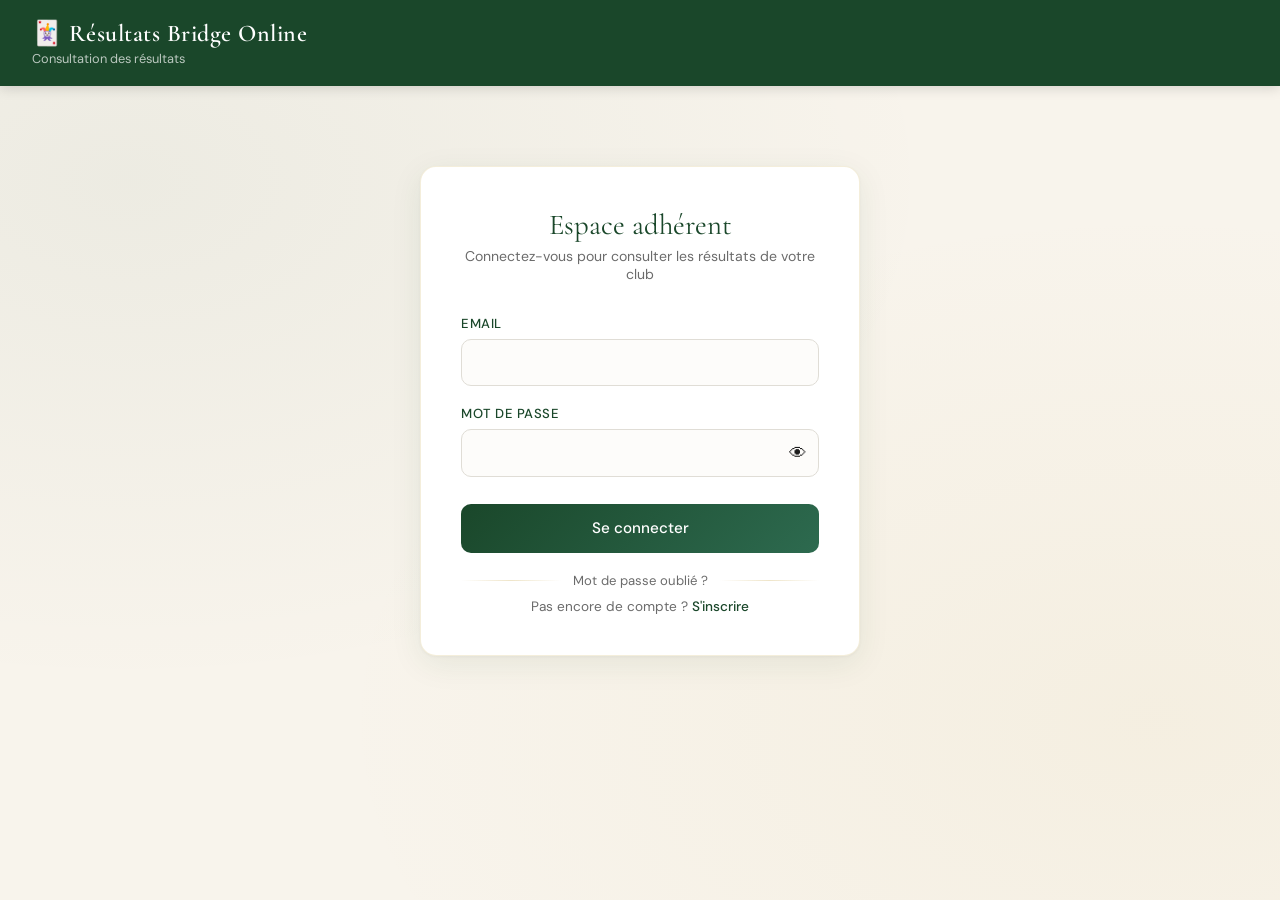
<file: web/asso avec mitchell/resultats.html>
<!DOCTYPE html>
<html lang="fr">
<head>
    <meta charset="UTF-8">
    <meta name="viewport" content="width=device-width, initial-scale=1.0">
    <title>Résultats — Tournoi Bridge Online</title>
    <link href="https://fonts.googleapis.com/css2?family=Cormorant+Garamond:wght@400;600;700&family=DM+Sans:wght@300;400;500&display=swap" rel="stylesheet">
    <style>
        :root {
            --vert:    #1a472a;
            --vert2:   #2d6a4f;
            --or:      #c9a84c;
            --or2:     #e8c96a;
            --creme:   #f8f4ec;
            --texte:   #1c1c1c;
            --gris:    #6b6b6b;
            --rouge:   #c0392b;
            --blanc:   #ffffff;
        }

        * { margin: 0; padding: 0; box-sizing: border-box; }

        body {
            font-family: 'DM Sans', sans-serif;
            background: var(--creme);
            color: var(--texte);
            min-height: 100vh;
            background-image:
                radial-gradient(ellipse at 10% 20%, rgba(26,71,42,0.05) 0%, transparent 50%),
                radial-gradient(ellipse at 90% 80%, rgba(201,168,76,0.07) 0%, transparent 50%);
        }

        /* ── Header ── */
        .header {
            background: var(--vert);
            color: white;
            padding: 1.2rem 2rem;
            display: flex;
            align-items: center;
            justify-content: space-between;
            box-shadow: 0 2px 12px rgba(0,0,0,0.15);
        }

        .header-titre {
            font-family: 'Cormorant Garamond', serif;
            font-size: 1.5rem;
            font-weight: 600;
            letter-spacing: 0.02em;
        }

        .header-sous {
            font-size: 0.8rem;
            opacity: 0.7;
            margin-top: 2px;
        }

        .btn-deconnexion {
            background: rgba(255,255,255,0.15);
            color: white;
            border: 1px solid rgba(255,255,255,0.3);
            padding: 0.4rem 1rem;
            border-radius: 6px;
            font-family: 'DM Sans', sans-serif;
            font-size: 0.85rem;
            cursor: pointer;
            transition: background 0.2s;
            text-decoration: none;
        }

        .btn-deconnexion:hover { background: rgba(255,255,255,0.25); }

        /* ── Contenu principal ── */
        .main { max-width: 800px; margin: 0 auto; padding: 2rem 1rem; }

        /* ── Formulaire connexion ── */
        .carte-connexion {
            background: white;
            border-radius: 16px;
            padding: 2.5rem;
            box-shadow: 0 1px 3px rgba(0,0,0,0.04), 0 8px 32px rgba(26,71,42,0.08);
            border: 1px solid rgba(201,168,76,0.2);
            max-width: 440px;
            margin: 3rem auto;
        }

        .connexion-titre {
            font-family: 'Cormorant Garamond', serif;
            font-size: 1.8rem;
            color: var(--vert);
            text-align: center;
            margin-bottom: 0.3rem;
        }

        .connexion-sous {
            text-align: center;
            color: var(--gris);
            font-size: 0.88rem;
            margin-bottom: 2rem;
        }

        .groupe { margin-bottom: 1.2rem; }

        label {
            display: block;
            font-size: 0.82rem;
            font-weight: 500;
            color: var(--vert);
            margin-bottom: 0.4rem;
            text-transform: uppercase;
            letter-spacing: 0.04em;
        }

        input[type="email"],
        input[type="text"],
        input[type="password"] {
            width: 100%;
            padding: 0.8rem 1rem;
            border: 1.5px solid #e0ddd6;
            border-radius: 10px;
            font-family: 'DM Sans', sans-serif;
            font-size: 0.95rem;
            color: var(--texte);
            background: #fdfcfa;
            outline: none;
            transition: border-color 0.2s, box-shadow 0.2s;
        }

        input:focus {
            border-color: var(--or);
            box-shadow: 0 0 0 3px rgba(201,168,76,0.12);
            background: white;
        }

        .btn-principal {
            width: 100%;
            padding: 0.9rem;
            background: linear-gradient(135deg, var(--vert) 0%, var(--vert2) 100%);
            color: white;
            border: none;
            border-radius: 10px;
            font-family: 'DM Sans', sans-serif;
            font-size: 0.95rem;
            font-weight: 500;
            cursor: pointer;
            margin-top: 0.5rem;
            transition: transform 0.15s, box-shadow 0.15s;
        }

        .btn-principal:hover { transform: translateY(-1px); box-shadow: 0 4px 16px rgba(26,71,42,0.25); }
        .btn-principal:disabled { opacity: 0.6; cursor: not-allowed; transform: none; }

        .message-erreur {
            background: #fdf2f2;
            border: 1px solid #f5c6c6;
            color: var(--rouge);
            padding: 0.8rem 1rem;
            border-radius: 8px;
            font-size: 0.88rem;
            margin-bottom: 1rem;
            display: none;
        }

        /* ── Séparateur liens bas de carte ── */
        .liens-bas {
            margin-top: 1.2rem;
            display: flex;
            flex-direction: column;
            gap: 0.6rem;
        }

        .sep-or {
            display: flex;
            align-items: center;
            gap: 0.75rem;
        }

        .sep-or::before,
        .sep-or::after {
            content: '';
            flex: 1;
            height: 1px;
            background: linear-gradient(to right, transparent, rgba(201,168,76,0.3), transparent);
        }

        .lien-discret {
            font-size: 0.82rem;
            color: var(--gris);
            text-decoration: none;
            white-space: nowrap;
            transition: color 0.2s;
        }

        .lien-discret:hover { color: var(--vert); }

        .lien-inscription {
            text-align: center;
            font-size: 0.85rem;
            color: var(--gris);
        }

        .lien-inscription a {
            color: var(--vert);
            font-weight: 500;
            text-decoration: none;
        }

        .lien-inscription a:hover { text-decoration: underline; }

        /* ── Liste des tournois ── */
        .section-titre {
            font-family: 'Cormorant Garamond', serif;
            font-size: 1.6rem;
            color: var(--vert);
            margin-bottom: 0.3rem;
        }

        .section-sous {
            color: var(--gris);
            font-size: 0.88rem;
            margin-bottom: 1.5rem;
        }

        .tournoi-card {
            background: white;
            border-radius: 12px;
            padding: 1.2rem 1.5rem;
            margin-bottom: 0.8rem;
            border: 1px solid rgba(201,168,76,0.15);
            box-shadow: 0 1px 4px rgba(0,0,0,0.04);
            display: flex;
            align-items: center;
            justify-content: space-between;
            cursor: pointer;
            transition: transform 0.15s, box-shadow 0.15s, border-color 0.15s;
            text-decoration: none;
            color: inherit;
        }

        .tournoi-card:hover {
            transform: translateY(-2px);
            box-shadow: 0 4px 16px rgba(26,71,42,0.1);
            border-color: rgba(201,168,76,0.4);
        }

        .tournoi-date {
            font-size: 0.8rem;
            color: var(--gris);
            margin-bottom: 3px;
        }

        .tournoi-type {
            font-weight: 500;
            font-size: 1rem;
            color: var(--texte);
        }

        .tournoi-badge {
            background: rgba(26,71,42,0.08);
            color: var(--vert);
            font-size: 0.78rem;
            font-weight: 500;
            padding: 0.25rem 0.7rem;
            border-radius: 20px;
        }

        .fleche { color: var(--or); font-size: 1.2rem; margin-left: 1rem; }

        .aucun-tournoi {
            text-align: center;
            padding: 3rem;
            color: var(--gris);
            font-size: 0.95rem;
        }

        .chargement {
            text-align: center;
            padding: 2rem;
            color: var(--gris);
        }

        #section-connexion { display: block; }
        #section-tournois  { display: none; }
    </style>
</head>
<body>

<div class="header">
    <div>
        <div class="header-titre">🃏 Résultats Bridge Online</div>
        <div class="header-sous">Consultation des résultats</div>
    </div>
    <a href="#" class="btn-deconnexion" id="btn-deco" onclick="deconnecter()" style="display:none">Déconnexion</a>
</div>

<div class="main">

    <!-- ── Section connexion ── -->
    <div id="section-connexion">
        <div class="carte-connexion">
            <div class="connexion-titre">Espace adhérent</div>
            <p class="connexion-sous">Connectez-vous pour consulter les résultats de votre club</p>

            <div id="msg-erreur" class="message-erreur"></div>

            <div class="groupe">
                <label for="email">Email</label>
                <input type="email" id="email" autocomplete="email">
            </div>
            <div class="groupe">
                <label for="mdp">Mot de passe</label>
                <div style="position:relative">
                    <input type="password" id="mdp" autocomplete="current-password"
                        style="width:100%;box-sizing:border-box;padding-right:2.8rem;height:3rem;line-height:normal">
                    <span onclick="toggleMdp('mdp',this)"
                        style="position:absolute;right:0.75rem;top:0;bottom:0;display:flex;align-items:center;cursor:pointer;font-size:1.1rem;user-select:none">👁</span>
                </div>
            </div>

            <button class="btn-principal" id="btn-connexion" onclick="seConnecter()">
                Se connecter
            </button>

            <!-- ── Liens bas de carte ── -->
            <div class="liens-bas">
                <div class="sep-or">
                    <a href="mdp_oublie_adherent.html" class="lien-discret">Mot de passe oublié ?</a>
                </div>
                <p class="lien-inscription">
                    Pas encore de compte ?
                    <a href="inscription_adherent.html">S'inscrire</a>
                </p>
            </div>

        </div>
    </div>

    <!-- ── Section tournois ── -->
    <div id="section-tournois">
        <div class="section-titre" id="titre-club">Mes tournois</div>
        <p class="section-sous">Cliquez sur un tournoi pour voir le classement et les résultats</p>
        <div id="liste-tournois">
            <div class="chargement">Chargement...</div>
        </div>
    </div>

</div>

<script>
function toggleMdp(id, btn) {
    const input = document.getElementById(id);
    const visible = input.getAttribute('data-visible') === '1';
    if (visible) {
        input.setAttribute('type', 'password');
        input.setAttribute('data-visible', '0');
        btn.textContent = '👁';
    } else {
        input.setAttribute('type', 'text');
        input.setAttribute('data-visible', '1');
        btn.textContent = '🙈';
    }
}

let tokenAdherent = '';
let idAssociation = 0;

window.onload = async () => {
    const params    = new URLSearchParams(window.location.search);
    const tokenUrl  = params.get('token');
    if (tokenUrl) {
        try {
            const resp = await fetch('api_adherent.php?action=tournois&token=' + tokenUrl);
            const data = await resp.json();
            if (data.etat === 'OK') {
                tokenAdherent = tokenUrl;
                document.getElementById('section-connexion').style.display = 'none';
                document.getElementById('section-tournois').style.display  = 'block';
                document.getElementById('btn-deco').style.display           = 'block';
                afficherTournois(data.tournois);
            }
        } catch(e) {}
    }
};

function afficherTournois(tournois) {
    const container = document.getElementById('liste-tournois');
    if (!tournois || tournois.length === 0) {
        container.innerHTML = '<div class="aucun-tournoi">🃏 Aucun tournoi terminé pour l\'instant</div>';
        return;
    }
    container.innerHTML = '';
    tournois.forEach(t => {
        const card = document.createElement('a');
        card.className = 'tournoi-card';
        card.href = 'resultats_tournoi.html?id=' + t.ID + '&token=' + tokenAdherent;
        card.innerHTML = `
            <div>
                <div class="tournoi-date">📅 ${t.date} &nbsp;·&nbsp; N° ${t.ID}</div>
                <div class="tournoi-type">${t.type.replace(/_/g, ' ')}</div>
            </div>
            <div style="display:flex;align-items:center;gap:0.5rem">
                <span class="tournoi-badge">${t.nbre_equipe} équipes</span>
                <span class="fleche">→</span>
            </div>
        `;
        container.appendChild(card);
    });
}

async function seConnecter() {
    const email = document.getElementById('email').value.trim();
    const mdp   = document.getElementById('mdp').value;
    const btn   = document.getElementById('btn-connexion');
    const msg   = document.getElementById('msg-erreur');

    msg.style.display = 'none';

    if (!email || !mdp) { afficherErreur('Email et mot de passe obligatoires'); return; }

    btn.disabled    = true;
    btn.textContent = 'Connexion...';

    try {
        const resp = await fetch('api_adherent.php?action=connexion', {
            method:  'POST',
            headers: { 'Content-Type': 'application/json' },
            body:    JSON.stringify({ email, mdp })
        });
        const data = await resp.json();

        if (data.etat === 'OK') {
            tokenAdherent = data.token;
            idAssociation = data.idAssociation;
            document.getElementById('section-connexion').style.display = 'none';
            document.getElementById('section-tournois').style.display  = 'block';
            document.getElementById('btn-deco').style.display           = 'block';
            document.getElementById('titre-club').textContent = '🏆 Tournois de ' + data.nomClub;
            chargerTournois();
        } else if (data.etat === 'COMPTE_INACTIF') {
            afficherErreur('Compte inactif. Contactez votre club pour réactiver votre accès.');
        } else {
            afficherErreur('Email ou mot de passe incorrect');
        }
    } catch(e) {
        afficherErreur('Erreur de connexion au serveur');
    }

    btn.disabled    = false;
    btn.textContent = 'Se connecter';
}

async function chargerTournois() {
    const container = document.getElementById('liste-tournois');
    container.innerHTML = '<div class="chargement">Chargement...</div>';
    try {
        const resp = await fetch('api_adherent.php?action=tournois&token=' + tokenAdherent);
        const data = await resp.json();
        afficherTournois(data.tournois);
    } catch(e) {
        container.innerHTML = '<div class="aucun-tournoi">❌ Erreur de chargement</div>';
    }
}

function deconnecter() {
    tokenAdherent = '';
    idAssociation = 0;
    document.getElementById('section-connexion').style.display = 'block';
    document.getElementById('section-tournois').style.display  = 'none';
    document.getElementById('btn-deco').style.display           = 'none';
    document.getElementById('email').value = '';
    document.getElementById('mdp').value   = '';
}

function afficherErreur(texte) {
    const el = document.getElementById('msg-erreur');
    el.textContent    = '❌ ' + texte;
    el.style.display  = 'block';
}

document.addEventListener('keydown', e => {
    if (e.key === 'Enter' && document.getElementById('section-connexion').style.display !== 'none') {
        seConnecter();
    }
});
</script>
</body>
</html>
</file>
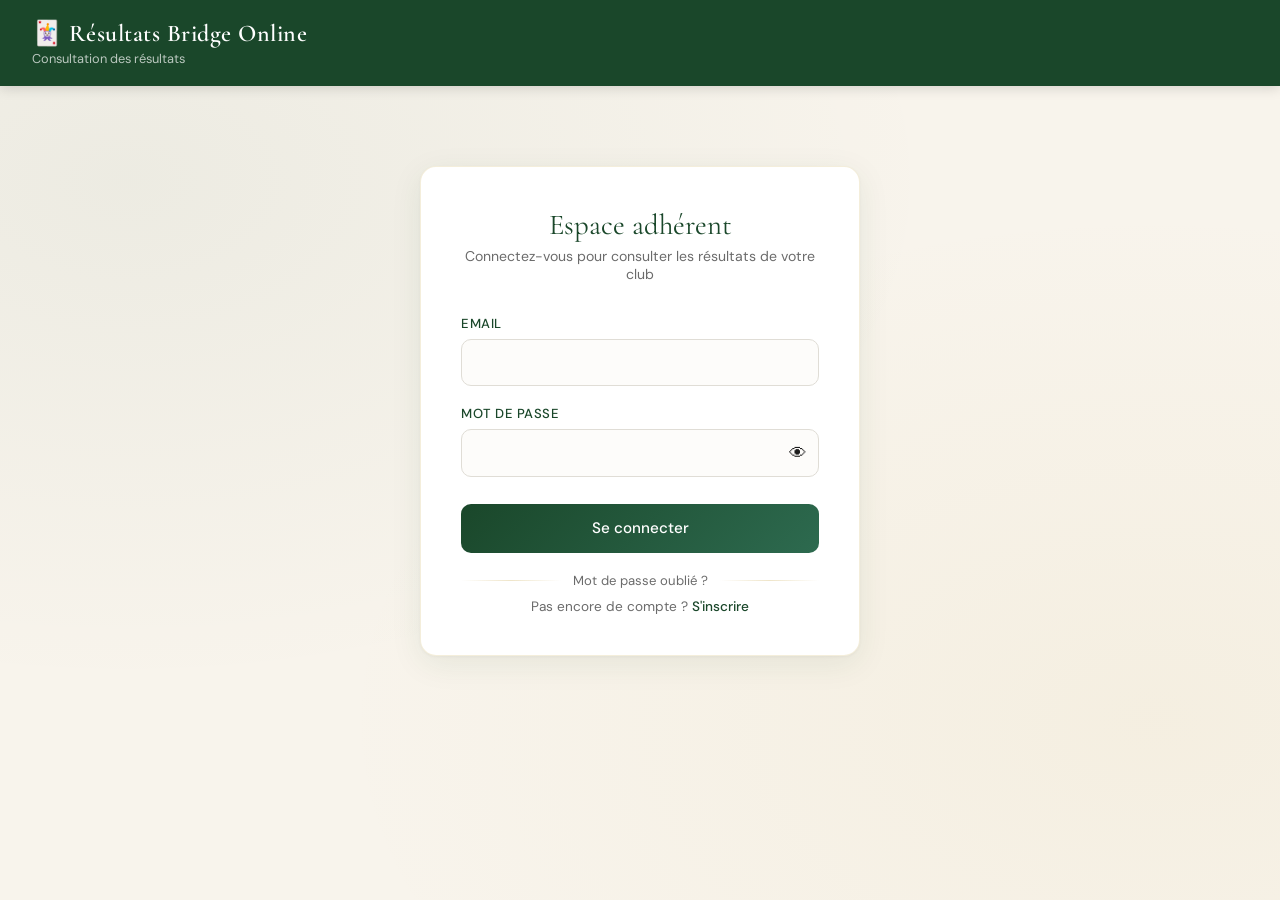
<file: web/asso avec mitchell/resultats_tournoi.html>
<!DOCTYPE html>
<html lang="fr">
<head>
    <meta charset="UTF-8">
    <meta name="viewport" content="width=device-width, initial-scale=1.0">
    <title>Résultats du tournoi — Bridge Online</title>
    <link href="https://fonts.googleapis.com/css2?family=Cormorant+Garamond:wght@400;600;700&family=DM+Sans:wght@300;400;500&display=swap" rel="stylesheet">
    <style>
        :root {
            --vert:  #1a472a;
            --vert2: #2d6a4f;
            --or:    #c9a84c;
            --creme: #f8f4ec;
            --texte: #1c1c1c;
            --gris:  #6b6b6b;
            --rouge: #EF5350;
            --bleu-mvnt:  #BBDEFB;
            --bleu-titre: #1565C0;
            --bleu-total: #E3F2FD;
        }

        * { margin: 0; padding: 0; box-sizing: border-box; }

        body {
            font-family: 'DM Sans', sans-serif;
            background: var(--creme);
            color: var(--texte);
            min-height: 100vh;
        }

        .msg-rotation {
            display: none;
            background: var(--vert);
            color: white;
            text-align: center;
            padding: 0.5rem;
            font-size: 0.82rem;
        }
        @media screen and (max-width: 768px) and (orientation: portrait) {
            .msg-rotation { display: block; }
        }

        .header {
            background: var(--vert);
            color: white;
            padding: 0.8rem 1.2rem;
            display: flex;
            align-items: center;
            justify-content: space-between;
        }
        .header-titre { font-family: 'Cormorant Garamond', serif; font-size: 1.2rem; font-weight: 600; }
        .btn-retour {
            background: rgba(255,255,255,0.15); color: white;
            border: 1px solid rgba(255,255,255,0.3);
            padding: 0.35rem 0.8rem; border-radius: 6px;
            font-size: 0.82rem; cursor: pointer;
            text-decoration: none; transition: background 0.2s;
        }
        .btn-retour:hover { background: rgba(255,255,255,0.25); }

        .main { padding: 0.8rem; }

        .tournoi-info {
            background: white; border-radius: 8px;
            padding: 0.7rem 1rem; margin-bottom: 0.8rem;
            border: 1px solid rgba(201,168,76,0.2);
            display: flex; gap: 1.2rem; flex-wrap: wrap;
            align-items: center; font-size: 0.85rem;
        }
        .tournoi-info span { color: var(--gris); }
        .tournoi-info strong { color: var(--texte); }

        .onglets { display: flex; gap: 0.4rem; margin-bottom: 0.8rem; }
        .onglet {
            padding: 0.45rem 0.9rem; border-radius: 7px;
            font-size: 0.83rem; font-weight: 500; cursor: pointer;
            border: 1.5px solid #e0ddd6; background: white; color: var(--gris);
            transition: all 0.15s;
        }
        .onglet.actif { background: var(--vert); color: white; border-color: var(--vert); }

        .chargement { text-align: center; padding: 2rem; color: var(--gris); }

        .msg-reconnexion {
            background: #fff3e0; border: 1px solid #ffcc02;
            color: #e65100; padding: 0.8rem 1rem;
            border-radius: 8px; margin-bottom: 0.8rem;
            display: none; font-size: 0.88rem;
        }

        /* ── Classement ── */
        table.classement {
            width: 100%; border-collapse: collapse;
            background: white; border-radius: 10px;
            overflow: hidden; box-shadow: 0 1px 4px rgba(0,0,0,0.04);
        }
        table.classement th {
            background: var(--vert); color: white;
            padding: 0.65rem 1rem; text-align: left;
            font-size: 0.78rem; text-transform: uppercase; letter-spacing: 0.04em;
        }
        table.classement td { padding: 0.7rem 1rem; border-bottom: 1px solid #f0ede6; font-size: 0.88rem; }
        table.classement tr:last-child td { border-bottom: none; }
        table.classement tr:hover td { background: #fafaf7; }
        .rang-1 td { background: rgba(201,168,76,0.1); font-weight: 600; }
        .rang-2 td { background: rgba(201,168,76,0.05); }

        /* ════════════════════════════════════════════════════════
           TABLEAU STANDARD (tous tournois sauf par4equ2t21d)
           ════════════════════════════════════════════════════════ */
        .tableau-wrapper {
            width: 100%; border-radius: 8px;
            box-shadow: 0 1px 4px rgba(0,0,0,0.06);
            overflow-x: auto; -webkit-overflow-scrolling: touch;
        }
        table.donnes {
            width: 100%; border-collapse: collapse;
            background: white; min-width: 680px;
        }
        table.donnes thead tr { background: #b0bec5; }
        table.donnes th {
            padding: 6px 3px; text-align: center;
            font-size: 0.7rem; font-weight: 700;
            border: 0.5px solid #90a4ae;
        }
        table.donnes td {
            padding: 5px 3px; text-align: center;
            border: 0.5px solid #e0e0e0; cursor: pointer;
            vertical-align: middle; font-size: 0.75rem; line-height: 1.3;
        }
        table.donnes th:nth-child(1), table.donnes td:nth-child(1)   { width: 5%; }
        table.donnes th:nth-child(2), table.donnes td:nth-child(2)   { width: 12%; }
        table.donnes th:nth-child(3), table.donnes td:nth-child(3)   { width: 12%; }
        table.donnes th:nth-child(4), table.donnes td:nth-child(4)   { width: 8%; }
        table.donnes th:nth-child(5), table.donnes td:nth-child(5)   { width: 10%; }
        table.donnes th:nth-child(6), table.donnes td:nth-child(6)   { width: 8%; }
        table.donnes th:nth-child(7), table.donnes td:nth-child(7)   { width: 8%; }
        table.donnes th:nth-child(8), table.donnes td:nth-child(8)   { width: 9%; }
        table.donnes th:nth-child(9), table.donnes td:nth-child(9)   { width: 9%; }
        table.donnes th:nth-child(10), table.donnes td:nth-child(10) { width: 9%; }
        table.donnes th:nth-child(11), table.donnes td:nth-child(11) { width: 9%; }
        table.donnes tbody tr:hover td { background: #f0f7f2 !important; }
        .vulnerable { background: var(--rouge) !important; color: white; font-weight: 700; }

        /* ════════════════════════════════════════════════════════
           TABLEAU PAR4EQU2T21D
           ════════════════════════════════════════════════════════ */
        #section-donnes-par4 {
            overflow-x: auto;
            -webkit-overflow-scrolling: touch;
        }

        table.donnes-par4 {
            width: 100%;
            border-collapse: collapse;
            background: white;
            min-width: 600px;
            box-shadow: 0 1px 4px rgba(0,0,0,0.06);
            border-radius: 8px;
            overflow: hidden;
        }

        /* En-tête fixe */
        table.donnes-par4 thead tr { background: #b0bec5; }
        table.donnes-par4 th {
            padding: 6px 4px;
            text-align: center;
            font-size: 0.7rem;
            font-weight: 700;
            border: 0.5px solid #90a4ae;
        }

        /* Cellules données */
        table.donnes-par4 td {
            padding: 4px 3px;
            text-align: center;
            border: 0.5px solid #e0e0e0;
            font-size: 0.74rem;
            vertical-align: middle;
            line-height: 1.3;
        }

        /* Ligne séparatrice de mouvement (bleue) */
        table.donnes-par4 tr.sep-mvnt td {
            background: var(--bleu-mvnt);
            color: var(--bleu-titre);
            font-weight: 700;
            font-size: 0.75rem;
            padding: 5px 8px;
            border: 0.5px solid var(--bleu-titre);
        }
        table.donnes-par4 tr.sep-mvnt td.libelle-ebl {
            font-size: 0.68rem;
            font-weight: 700;
            width: 44px;
            min-width: 44px;
            max-width: 44px;
        }

        /* Ligne total de mouvement */
        table.donnes-par4 tr.total-mvnt td {
            background: var(--bleu-total);
            color: var(--bleu-titre);
            font-weight: 700;
            font-size: 0.75rem;
            border: 0.5px solid var(--bleu-titre);
        }
        table.donnes-par4 tr.total-mvnt td.total-ebl {
            background: var(--bleu-mvnt);
            font-size: 0.82rem;
            width: 44px;
            min-width: 44px;
            max-width: 44px;
        }

        /* Ligne T2 : légèrement grisée pour distinguer T1/T2 */
        table.donnes-par4 tr.ligne-t2 td {
            background: #fafafa;
        }

        /* Cellule EBL fusionnée (rowspan=2) */
        table.donnes-par4 td.ebl {
            width: 44px;
            min-width: 44px;
            max-width: 44px;
            font-weight: 700;
            font-size: 0.82rem;
            background: white;
            vertical-align: middle;
        }
        table.donnes-par4 td.ebl.ebl-win { color: var(--vert); }
        table.donnes-par4 td.ebl.ebl-zero { color: #bbb; }

        table.donnes-par4 tbody tr:hover td { background: #f0f7f2 !important; }
        table.donnes-par4 tr.sep-mvnt:hover td  { background: var(--bleu-mvnt) !important; }
        table.donnes-par4 tr.total-mvnt:hover td { background: var(--bleu-total) !important; }
        table.donnes-par4 tr.total-mvnt:hover td.total-ebl { background: var(--bleu-mvnt) !important; }
    </style>
</head>
<body>

<div class="msg-rotation">📱 Tournez votre téléphone en mode paysage pour un meilleur affichage</div>

<div class="header">
    <div class="header-titre" id="header-titre">🃏 Tournoi</div>
    <a href="#" class="btn-retour" onclick="retourListe()">← Retour</a>
</div>

<div class="main">

    <div class="msg-reconnexion" id="msg-reconnexion">
        ⚠️ Session expirée. <a href="resultats.html">Reconnectez-vous</a>
    </div>

    <div class="tournoi-info" id="tournoi-info">
        <div class="chargement">Chargement...</div>
    </div>

    <div class="onglets">
        <button class="onglet actif" onclick="afficherOnglet('donnes', this)">🃏 Détail des donnes</button>
        <button class="onglet" onclick="afficherOnglet('classement', this)">🏆 Classement</button>
    </div>

    <!-- ── Tableau standard ── -->
    <div id="section-donnes" style="display:none">
        <div class="tableau-wrapper">
            <table class="donnes">
                <thead>
                    <tr>
                        <th>N°</th><th>NS</th><th>EO</th>
                        <th>Contrat</th><th>Déclarant</th><th>Résultat</th>
                        <th>Entame</th><th>Sc. NS</th><th>Sc. EO</th>
                        <th>Pts NS</th><th>Pts EO</th>
                    </tr>
                </thead>
                <tbody id="tbody-donnes"></tbody>
            </table>
        </div>
    </div>

    <!-- ── Tableau par4equ2t21d ── -->
    <div id="section-donnes-par4" style="display:none">
        <table class="donnes-par4" id="table-par4">
            <thead>
                <tr>
                    <th style="width:5%">N°</th>
                    <th style="width:7%">Table</th>
                    <th style="width:9%">NS</th>
                    <th style="width:9%">EO</th>
                    <th style="width:9%">Contrat</th>
                    <th style="width:10%">Déclarant</th>
                    <th style="width:8%">Résultat</th>
                    <th style="width:8%">Entame</th>
                    <th style="width:8%">Sc. NS</th>
                    <th style="width:8%">Sc. EO</th>
                    <th style="width:44px;min-width:44px">Pts</th>
                    <th style="width:44px;min-width:44px">Pts</th>
                </tr>
            </thead>
            <tbody id="tbody-par4"></tbody>
        </table>
    </div>

    <!-- ── Classement ── -->
    <div id="section-classement" style="display:none">
        <div id="contenu-classement" class="chargement">Chargement...</div>
    </div>

</div>

<script>
const params      = new URLSearchParams(window.location.search);
const idTournoi   = params.get('id');
const token       = params.get('token');
const tokenPublic = params.get('tokenPublic');

let donnesData  = [];
let equipesData = [];
let typeTournoi = '';

// ── Barème EBL (JS) ──────────────────────────────────────────────────────────
function pointsVersEbl(diff) {
    diff = Math.abs(diff);
    if (diff <=   10) return 0;
    if (diff <=   40) return 1;
    if (diff <=   80) return 2;
    if (diff <=  120) return 3;
    if (diff <=  160) return 4;
    if (diff <=  210) return 5;
    if (diff <=  260) return 6;
    if (diff <=  310) return 7;
    if (diff <=  360) return 8;
    if (diff <=  420) return 9;
    if (diff <=  490) return 10;
    if (diff <=  590) return 11;
    if (diff <=  740) return 12;
    if (diff <=  890) return 13;
    if (diff <= 1090) return 14;
    if (diff <= 1290) return 15;
    if (diff <= 1490) return 16;
    if (diff <= 1740) return 17;
    if (diff <= 1990) return 18;
    if (diff <= 2240) return 19;
    if (diff <= 2490) return 20;
    if (diff <= 2740) return 21;
    if (diff <= 2990) return 22;
    if (diff <= 3240) return 23;
    if (diff <= 3490) return 24;
    return 25;
}

// ── Mouvement selon numéro de donne ─────────────────────────────────────────
function mouvementPourDonne(n) {
    if (n <=  7) return 1;
    if (n <= 14) return 2;
    return 3;
}

// ── Libellés des colonnes EBL selon le mouvement ────────────────────────────
function libellesEbl(mvnt) {
    if (mvnt === 1) return ['Éq 1&4', 'Éq 2&3'];
    if (mvnt === 2) return ['Éq 1&2', 'Éq 3&4'];
    return               ['Éq 1&3', 'Éq 2&4'];
}

// ── Calcul EBL pour une paire de lignes T1+T2 ───────────────────────────────
function calculerEblPaire(lignes, mvnt) {
    const get = (field, eq) => {
        const l = lignes.find(l => l[field] == eq);
        return l ? parseInt(l[field === 'equipeNS' ? 'pointsNS' : 'pointsEO'] || 0) : 0;
    };
    let recap1, recap2;
    if (mvnt === 1) {
        recap1 = (lignes.find(l=>l.equipeNS==1)?.pointsNS||0)*1 + (lignes.find(l=>l.equipeEO==4)?.pointsEO||0)*1;
        recap2 = (lignes.find(l=>l.equipeNS==3)?.pointsNS||0)*1 + (lignes.find(l=>l.equipeEO==2)?.pointsEO||0)*1;
    } else if (mvnt === 2) {
        recap1 = (lignes.find(l=>l.equipeNS==1)?.pointsNS||0)*1 + (lignes.find(l=>l.equipeEO==2)?.pointsEO||0)*1;
        recap2 = (lignes.find(l=>l.equipeNS==4)?.pointsNS||0)*1 + (lignes.find(l=>l.equipeEO==3)?.pointsEO||0)*1;
    } else {
        recap1 = (lignes.find(l=>l.equipeNS==1)?.pointsNS||0)*1 + (lignes.find(l=>l.equipeEO==3)?.pointsEO||0)*1;
        recap2 = (lignes.find(l=>l.equipeNS==2)?.pointsNS||0)*1 + (lignes.find(l=>l.equipeEO==4)?.pointsEO||0)*1;
    }
    const diff = recap1 - recap2;
    const ebl1 = diff > 0 ? pointsVersEbl(diff) : 0;
    const ebl2 = diff < 0 ? pointsVersEbl(-diff) : 0;
    return [ebl1, ebl2];
}

function retourListe() {
    if (tokenPublic) { window.history.back(); return; }
    window.location.href = 'resultats.html?token=' + token;
}

function formatPts(v) {
    const n = parseFloat(v) || 0;
    return Number.isInteger(n) ? String(n) : n.toFixed(1).replace('.', ',');
}
function formatPct(v) {
    const n = parseFloat(v) || 0;
    if (n === 0) return '';
    return n.toFixed(1).replace('.', ',') + ' %';
}

function formatJoueurs(joueurs) {
    if (!joueurs) return '—';
    return joueurs.split('\n').map(j => {
        const parts = j.trim().split(' ');
        if (parts.length < 2) return j;
        const prenom = parts[parts.length - 1];
        const nom    = parts.slice(0, -1).join(' ');
        return `${nom} ${prenom.charAt(0)}.`;
    }).join('\n');
}

function formaterContrat(c) {
    if (!c) return '—';
    return c.replace(/P/g,'♠').replace(/C/g,'♥').replace(/K/g,'♦').replace(/T/g,'♣').replace(/S/g,' SA');
}

window.onload = async () => {
    if (!idTournoi || (!token && !tokenPublic)) { window.location.href = 'resultats.html'; return; }
    await chargerTournoi();
};

async function chargerTournoi() {
    try {
        const url = tokenPublic
            ? `api_public.php?action=tournoi&tokenPublic=${tokenPublic}&id=${idTournoi}`
            : `api_adherent.php?action=tournoi&id=${idTournoi}&token=${token}`;
        console.log('🔍 chargerTournoi URL:', url);
        const resp = await fetch(url);
        const data = await resp.json();
        console.log('📦 data reçu:', JSON.stringify(data).substring(0, 500));

        if (data.etat === 'TOKEN_INVALIDE' || data.etat === 'NON_CONNECTE') {
            document.getElementById('msg-reconnexion').style.display = 'block';
            document.getElementById('tournoi-info').innerHTML = '';
            return;
        }
        if (data.etat !== 'OK') {
            document.getElementById('tournoi-info').innerHTML = '<div class="chargement">❌ Tournoi introuvable</div>';
            return;
        }

        donnesData  = data.donnes  || [];
        equipesData = data.equipes || [];
        typeTournoi = data.type    || '';

        document.getElementById('header-titre').textContent = `🃏 N°${data.id} — ${data.date}`;
        document.getElementById('tournoi-info').innerHTML = `
            <span>📅 <strong>${data.date}</strong></span>
            <span>🃏 <strong>${data.type.replace(/_/g,' ')}</strong></span>
            <span>👥 <strong>${data.nbre_equipe} équipes</strong></span>
            <span>📋 <strong>${donnesData.length} donnes</strong></span>
        `;

        if (typeTournoi === 'par4equ2t21d') {
            afficherDonnesPar4();
        } else {
            afficherDonnes();
        }
        afficherClassement(data.classement, data.equipes);

        // Afficher le bon tableau par défaut
        afficherOnglet('donnes', document.querySelector('.onglet.actif'));

    } catch(e) {
        console.error(e);
        document.getElementById('tournoi-info').innerHTML = '<div class="chargement">❌ Erreur</div>';
    }
}

// ════════════════════════════════════════════════════════════════════════════
// Affichage tableau STANDARD
// ════════════════════════════════════════════════════════════════════════════
function afficherDonnes() {
    const tbody = document.getElementById('tbody-donnes');
    if (!donnesData.length) {
        tbody.innerHTML = '<tr><td colspan="11" class="chargement">Aucune donne</td></tr>';
        return;
    }
    tbody.innerHTML = '';
    donnesData.forEach((d, idx) => {
        const nsVuln  = d.vulnerable === 'NS' || d.vulnerable === 'T';
        const eoVuln  = d.vulnerable === 'EO' || d.vulnerable === 'T';
        const resText = (d.resultat_contrat === '=' || d.resultat_contrat === '0') ? 'égal' : `${d.resultat_contrat} ${d.nombre_pli}`;
        const tr = document.createElement('tr');
        tr.innerHTML = `
            <td>${d.numero_donne}</td>
            <td class="${nsVuln?'vulnerable':''}" style="white-space:pre-line">${formatJoueurs(d.ns_joueurs)}</td>
            <td class="${eoVuln?'vulnerable':''}" style="white-space:pre-line">${formatJoueurs(d.eo_joueurs)}</td>
            <td>${formaterContrat(d.contrat)}</td>
            <td>${d.declarant||'—'}</td>
            <td>${resText}</td>
            <td>${d.carteEntame||'—'}</td>
            <td>${d.pointsNS??0}</td>
            <td>${d.pointsEO??0}</td>
            <td>${formatPts(d.ptsNS||0)}</td>
            <td>${formatPts(d.ptsEO||0)}</td>
        `;
        tr.onclick = () => ouvrirDonne(idx);
        tbody.appendChild(tr);
    });
}

// ════════════════════════════════════════════════════════════════════════════
// Affichage tableau PAR4EQU2T21D
// Structure :
//   ─ Ligne bleue "Mouvement N | Éq X&Y | Éq Z&W"
//   ─ Pour chaque donne :  ligne T1 + ligne T2 + cellule EBL rowspan=2
//   ─ Ligne total mouvement (bleue claire)
// ════════════════════════════════════════════════════════════════════════════
function afficherDonnesPar4() {
    const tbody = document.getElementById('tbody-par4');
    tbody.innerHTML = '';

    // Grouper par mouvement puis par donne
    const parMvnt = {};
    donnesData.forEach(d => {
        const mvnt = mouvementPourDonne(d.numero_donne);
        if (!parMvnt[mvnt]) parMvnt[mvnt] = {};
        const n = d.numero_donne;
        if (!parMvnt[mvnt][n]) parMvnt[mvnt][n] = [];
        parMvnt[mvnt][n].push(d);
    });

    [1, 2, 3].forEach(mvnt => {
        const donnesParDonne = parMvnt[mvnt];
        if (!donnesParDonne) return;

        const [lib1, lib2] = libellesEbl(mvnt);

        // ── Ligne séparatrice de mouvement ──────────────────────────────
        const trSep = document.createElement('tr');
        trSep.className = 'sep-mvnt';
        trSep.innerHTML = `
            <td colspan="10" style="text-align:left;padding-left:8px">Mouvement ${mvnt}</td>
            <td class="libelle-ebl">${lib1}</td>
            <td class="libelle-ebl">${lib2}</td>
        `;
        tbody.appendChild(trSep);

        let totalEbl1 = 0, totalEbl2 = 0;

        // ── Lignes de donnes ─────────────────────────────────────────────
        const numerosTriés = Object.keys(donnesParDonne).map(Number).sort((a,b)=>a-b);
        numerosTriés.forEach(numDonne => {
            const paire = donnesParDonne[numDonne];
            const t1 = paire.find(l => l.numero_table == 1) || paire[0];
            const t2 = paire.find(l => l.numero_table == 2) || paire[1];

            const [ebl1, ebl2] = calculerEblPaire(paire, mvnt);
            totalEbl1 += ebl1;
            totalEbl2 += ebl2;

            const mkRes = (d) => {
                if (!d) return '—';
                return (d.resultat_contrat === '=' || d.resultat_contrat === '0') ? 'égal' : `${d.resultat_contrat} ${d.nombre_pli}`;
            };

            const nsVuln1 = t1 && (t1.vulnerable === 'NS' || t1.vulnerable === 'T');
            const eoVuln1 = t1 && (t1.vulnerable === 'EO' || t1.vulnerable === 'T');
            const nsVuln2 = t2 && (t2.vulnerable === 'NS' || t2.vulnerable === 'T');
            const eoVuln2 = t2 && (t2.vulnerable === 'EO' || t2.vulnerable === 'T');

            // Ligne T1
            const trT1 = document.createElement('tr');
            trT1.className = 'ligne-t1';
            trT1.innerHTML = `
                <td rowspan="2">${numDonne}</td>
                <td>T1</td>
                <td class="${nsVuln1?'vulnerable':''}">${t1 ? 'Éq '+t1.equipeNS : '—'}</td>
                <td class="${eoVuln1?'vulnerable':''}">${t1 ? 'Éq '+t1.equipeEO : '—'}</td>
                <td>${t1 ? formaterContrat(t1.contrat) : '—'}</td>
                <td>${t1 ? (t1.declarant||'—') : '—'}</td>
                <td>${t1 ? mkRes(t1) : '—'}</td>
                <td>${t1 ? (t1.carteEntame||'—') : '—'}</td>
                <td>${t1 ? (t1.pointsNS??0) : '—'}</td>
                <td>${t1 ? (t1.pointsEO??0) : '—'}</td>
                <td class="ebl ${ebl1>0?'ebl-win':'ebl-zero'}" rowspan="2">${ebl1}</td>
                <td class="ebl ${ebl2>0?'ebl-win':'ebl-zero'}" rowspan="2">${ebl2}</td>
            `;
            tbody.appendChild(trT1);

            // Ligne T2
            const trT2 = document.createElement('tr');
            trT2.className = 'ligne-t2';
            trT2.innerHTML = `
                <td>T2</td>
                <td class="${nsVuln2?'vulnerable':''}">${t2 ? 'Éq '+t2.equipeNS : '—'}</td>
                <td class="${eoVuln2?'vulnerable':''}">${t2 ? 'Éq '+t2.equipeEO : '—'}</td>
                <td>${t2 ? formaterContrat(t2.contrat) : '—'}</td>
                <td>${t2 ? (t2.declarant||'—') : '—'}</td>
                <td>${t2 ? mkRes(t2) : '—'}</td>
                <td>${t2 ? (t2.carteEntame||'—') : '—'}</td>
                <td>${t2 ? (t2.pointsNS??0) : '—'}</td>
                <td>${t2 ? (t2.pointsEO??0) : '—'}</td>
            `;
            tbody.appendChild(trT2);
        });

        // ── Ligne total mouvement ────────────────────────────────────────
        const trTotal = document.createElement('tr');
        trTotal.className = 'total-mvnt';
        trTotal.innerHTML = `
            <td colspan="10" style="text-align:right;padding-right:8px">Total mouvement ${mvnt} →</td>
            <td class="total-ebl">${totalEbl1}</td>
            <td class="total-ebl">${totalEbl2}</td>
        `;
        tbody.appendChild(trTotal);
    });
}

// ════════════════════════════════════════════════════════════════════════════
// Classement
// ════════════════════════════════════════════════════════════════════════════
function afficherClassement(classement, equipes) {
    const container = document.getElementById('contenu-classement');

    if (!classement || !classement.length) {
        container.innerHTML = '<div class="chargement">Aucun classement disponible</div>';
        return;
    }

    const medailles = ['🥇','🥈','🥉'];
    const mapEq = {};
    (equipes||[]).forEach(e => {
        const key = e.equipeNumero ?? e.numeroEquipe;
        if (key !== undefined) mapEq[key] = e;
    });

    function ligneClassement(c, rang) {
        const numEq = c.numeroEquipe ?? c.equipe_numero ?? c.equipeNumero;
        const eq = mapEq[numEq];
        const j1 = eq
            ? `${eq.joueur1_nom || eq.joueur1Nom || ''} ${(eq.joueur1_prenom || eq.joueur1Prenom || '').charAt(0)}.`
            : `Éq.${numEq}`;
        const j2 = eq
            ? ` & ${eq.joueur2_nom || eq.joueur2Nom || ''} ${(eq.joueur2_prenom || eq.joueur2Prenom || '').charAt(0)}.`
            : '';
        const pts = c.totalPts ?? c.pts ?? 0;
        const med = medailles[rang-1] || '';
        return `<tr class="${rang<=3?'rang-'+rang:''}">
            <td>${med} ${rang}</td>
            <td>${j1}${j2}</td>
            <td style="font-weight:600;text-align:right">${formatPts(pts||0)}</td>
            <td style="text-align:right;color:#888">${formatPct(c.scorePct||0)}</td>
        </tr>`;
    }

    function tableauGroupe(titre, groupe) {
        if (!groupe.length) return '';
        let html = `<h3 style="margin:1rem 0 0.5rem;font-family:'Cormorant Garamond',serif;font-size:1.05rem;color:var(--vert)">${titre}</h3>`;
        html += `<table class="classement"><thead><tr>
            <th>Rang</th><th>Joueurs</th><th style="text-align:right">Points</th><th style="text-align:right">%</th>
        </tr></thead><tbody>`;
        groupe.forEach((c, i) => { html += ligneClassement(c, i + 1); });
        html += '</tbody></table>';
        return html;
    }

    if (typeTournoi === 'Mitchell' || typeTournoi === 'MitchellGueridon') {
        const nsGroupe = classement
            .filter(c => c.position === 'NS')
            .sort((a, b) => (parseFloat(b.totalPts)||0) - (parseFloat(a.totalPts)||0));
        const eoGroupe = classement
            .filter(c => c.position === 'EO')
            .sort((a, b) => (parseFloat(b.totalPts)||0) - (parseFloat(a.totalPts)||0));
        container.innerHTML = tableauGroupe('🔵 Classement Nord-Sud', nsGroupe)
                            + tableauGroupe('🔴 Classement Est-Ouest', eoGroupe);
    } else {
        let html = `<table class="classement"><thead><tr>
            <th>Rang</th><th>Joueurs</th><th style="text-align:right">Points</th><th style="text-align:right">%</th>
        </tr></thead><tbody>`;
        classement.forEach(c => {
            const rang = c.rang ?? 0;
            html += ligneClassement(c, rang);
        });
        html += '</tbody></table>';
        container.innerHTML = html;
    }
}

// ════════════════════════════════════════════════════════════════════════════
// Ouverture d'une donne (standard seulement)
// ════════════════════════════════════════════════════════════════════════════
function ouvrirDonne(idx) {
    const d = donnesData[idx];
    const urlDonne = tokenPublic
        ? `api_public.php?action=donne&tokenPublic=${tokenPublic}&id=${idTournoi}&numeroDonne=${d.numero_donne}&equipeNS=${d.equipeNS}`
        : `api_adherent.php?action=donne&id=${idTournoi}&numeroDonne=${d.numero_donne}&equipeNS=${d.equipeNS}&token=${token}`;
    fetch(urlDonne)
        .then(r => r.json())
        .then(data => {
            if (data.etat === 'OK') {
                sessionStorage.setItem('donne', JSON.stringify({
                    ...d, mains: data.mains, encheres: data.encheres,
                    vulnerable: data.vulnerable, donneur: data.donneur,
                    contrat: data.contrat, declarant: data.declarant,
                    idTournoi, token
                }));
                window.location.href = 'affichage_donne.html';
            } else if (data.etat === 'TOKEN_INVALIDE') {
                document.getElementById('msg-reconnexion').style.display = 'block';
            } else {
                alert('Erreur : ' + data.etat);
            }
        })
        .catch(() => alert('Erreur réseau'));
}

// ════════════════════════════════════════════════════════════════════════════
// Onglets
// ════════════════════════════════════════════════════════════════════════════
function afficherOnglet(nom, btn) {
    document.querySelectorAll('.onglet').forEach(o => o.classList.remove('actif'));
    btn.classList.add('actif');

    // Masquer tous les sections donnes
    document.getElementById('section-donnes').style.display     = 'none';
    document.getElementById('section-donnes-par4').style.display = 'none';
    document.getElementById('section-classement').style.display  = 'none';

    if (nom === 'donnes') {
        if (typeTournoi === 'par4equ2t21d') {
            document.getElementById('section-donnes-par4').style.display = 'block';
        } else {
            document.getElementById('section-donnes').style.display = 'block';
        }
    } else {
        document.getElementById('section-classement').style.display = 'block';
    }
}
</script>
</body>
</html>
</file>
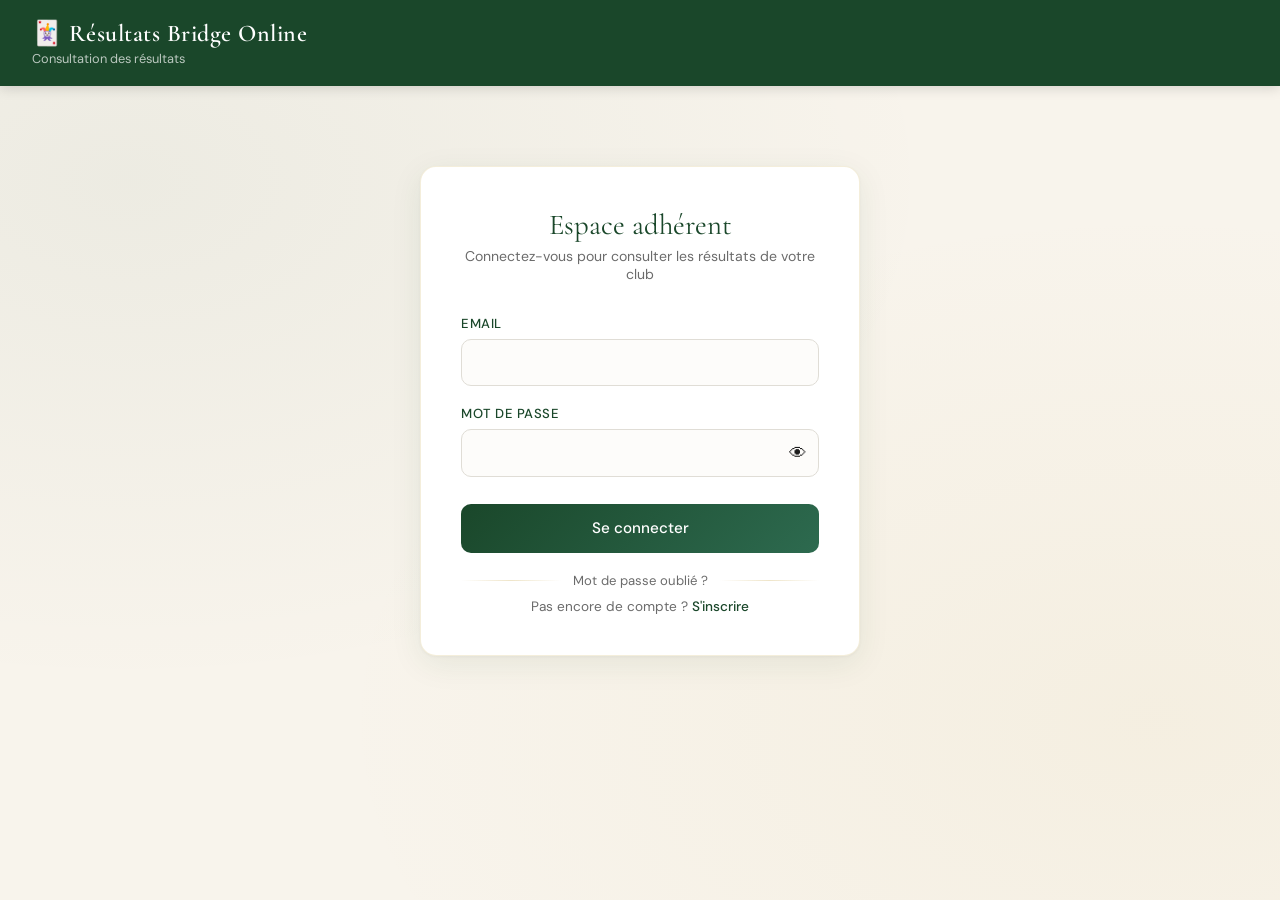
<file: web/asso avec mitchell/resultats_tournoi_old.html>
<!DOCTYPE html>
<html lang="fr">
<head>
    <meta charset="UTF-8">
    <meta name="viewport" content="width=device-width, initial-scale=1.0">
    <title>Résultats du tournoi — Bridge Online</title>
    <link href="https://fonts.googleapis.com/css2?family=Cormorant+Garamond:wght@400;600;700&family=DM+Sans:wght@300;400;500&display=swap" rel="stylesheet">
    <style>
        :root {
            --vert:  #1a472a;
            --vert2: #2d6a4f;
            --or:    #c9a84c;
            --creme: #f8f4ec;
            --texte: #1c1c1c;
            --gris:  #6b6b6b;
            --rouge: #EF5350;
        }

        * { margin: 0; padding: 0; box-sizing: border-box; }

        body {
            font-family: 'DM Sans', sans-serif;
            background: var(--creme);
            color: var(--texte);
            min-height: 100vh;
        }

        /* ── Message rotation sur mobile portrait ── */
        .msg-rotation {
            display: none;
            background: var(--vert);
            color: white;
            text-align: center;
            padding: 0.5rem;
            font-size: 0.82rem;
        }

        @media screen and (max-width: 768px) and (orientation: portrait) {
            .msg-rotation { display: block; }
        }

        .header {
            background: var(--vert);
            color: white;
            padding: 0.8rem 1.2rem;
            display: flex;
            align-items: center;
            justify-content: space-between;
        }

        .header-titre {
            font-family: 'Cormorant Garamond', serif;
            font-size: 1.2rem;
            font-weight: 600;
        }

        .btn-retour {
            background: rgba(255,255,255,0.15);
            color: white;
            border: 1px solid rgba(255,255,255,0.3);
            padding: 0.35rem 0.8rem;
            border-radius: 6px;
            font-size: 0.82rem;
            cursor: pointer;
            text-decoration: none;
            transition: background 0.2s;
        }

        .btn-retour:hover { background: rgba(255,255,255,0.25); }

        .main { padding: 0.8rem; }

        .tournoi-info {
            background: white;
            border-radius: 8px;
            padding: 0.7rem 1rem;
            margin-bottom: 0.8rem;
            border: 1px solid rgba(201,168,76,0.2);
            display: flex;
            gap: 1.2rem;
            flex-wrap: wrap;
            align-items: center;
            font-size: 0.85rem;
        }

        .tournoi-info span { color: var(--gris); }
        .tournoi-info strong { color: var(--texte); }

        .onglets {
            display: flex;
            gap: 0.4rem;
            margin-bottom: 0.8rem;
        }

        .onglet {
            padding: 0.45rem 0.9rem;
            border-radius: 7px;
            font-size: 0.83rem;
            font-weight: 500;
            cursor: pointer;
            border: 1.5px solid #e0ddd6;
            background: white;
            color: var(--gris);
            transition: all 0.15s;
        }

        .onglet.actif { background: var(--vert); color: white; border-color: var(--vert); }

        /* ── Tableau donnes pleine largeur ── */
        .tableau-wrapper {
            width: 100%;
            border-radius: 8px;
            box-shadow: 0 1px 4px rgba(0,0,0,0.06);
            overflow-x: auto;
            -webkit-overflow-scrolling: touch;
        }

        table.donnes {
            width: 100%;
            border-collapse: collapse;
            background: white;
            min-width: 680px;
        }

        table.donnes thead tr { background: #b0bec5; }

        table.donnes th {
            padding: 6px 3px;
            text-align: center;
            font-size: 0.7rem;
            font-weight: 700;
            border: 0.5px solid #90a4ae;
            overflow: hidden;
        }

        table.donnes td {
            padding: 5px 3px;
            text-align: center;
            border: 0.5px solid #e0e0e0;
            cursor: pointer;
            vertical-align: middle;
            font-size: 0.75rem;
            line-height: 1.3;
            overflow: hidden;
        }

        /* Largeurs colonnes */
        table.donnes th:nth-child(1), table.donnes td:nth-child(1) { width: 5%; }   /* Donne */
        table.donnes th:nth-child(2), table.donnes td:nth-child(2) { width: 12%; }  /* NS */
        table.donnes th:nth-child(3), table.donnes td:nth-child(3) { width: 12%; }  /* EO */
        table.donnes th:nth-child(4), table.donnes td:nth-child(4) { width: 8%; }   /* Contrat */
        table.donnes th:nth-child(5), table.donnes td:nth-child(5) { width: 10%; }  /* Déclarant */
        table.donnes th:nth-child(6), table.donnes td:nth-child(6) { width: 8%; }   /* Résultat */
        table.donnes th:nth-child(7), table.donnes td:nth-child(7) { width: 8%; }   /* Entame */
        table.donnes th:nth-child(8), table.donnes td:nth-child(8) { width: 9%; }   /* Score NS */
        table.donnes th:nth-child(9), table.donnes td:nth-child(9) { width: 9%; }   /* Score EO */
        table.donnes th:nth-child(10), table.donnes td:nth-child(10) { width: 9%; } /* Pts NS */
        table.donnes th:nth-child(11), table.donnes td:nth-child(11) { width: 9%; } /* Pts EO */

        table.donnes tbody tr:hover td { background: #f0f7f2 !important; }

        .vulnerable { background: var(--rouge) !important; color: white; font-weight: 700; }

        /* ── Classement ── */
        table.classement {
            width: 100%;
            border-collapse: collapse;
            background: white;
            border-radius: 10px;
            overflow: hidden;
            box-shadow: 0 1px 4px rgba(0,0,0,0.04);
        }

        table.classement th {
            background: var(--vert);
            color: white;
            padding: 0.65rem 1rem;
            text-align: left;
            font-size: 0.78rem;
            text-transform: uppercase;
            letter-spacing: 0.04em;
        }

        table.classement td {
            padding: 0.7rem 1rem;
            border-bottom: 1px solid #f0ede6;
            font-size: 0.88rem;
        }

        table.classement tr:last-child td { border-bottom: none; }
        table.classement tr:hover td { background: #fafaf7; }
        .rang-1 td { background: rgba(201,168,76,0.1); font-weight: 600; }
        .rang-2 td { background: rgba(201,168,76,0.05); }

        .chargement { text-align: center; padding: 2rem; color: var(--gris); }

        .msg-reconnexion {
            background: #fff3e0;
            border: 1px solid #ffcc02;
            color: #e65100;
            padding: 0.8rem 1rem;
            border-radius: 8px;
            margin-bottom: 0.8rem;
            display: none;
            font-size: 0.88rem;
        }
    </style>
</head>
<body>

<div class="msg-rotation">📱 Tournez votre téléphone en mode paysage pour un meilleur affichage</div>

<div class="header">
    <div class="header-titre" id="header-titre">🃏 Tournoi</div>
    <a href="#" class="btn-retour" onclick="retourListe()">← Retour</a>
</div>

<div class="main">

    <div class="msg-reconnexion" id="msg-reconnexion">
        ⚠️ Session expirée. <a href="resultats.html">Reconnectez-vous</a>
    </div>

    <div class="tournoi-info" id="tournoi-info">
        <div class="chargement">Chargement...</div>
    </div>

    <div class="onglets">
        <button class="onglet actif" onclick="afficherOnglet('donnes', this)">🃏 Détail des donnes</button>
        <button class="onglet" onclick="afficherOnglet('classement', this)">🏆 Classement</button>
    </div>

    <div id="section-donnes">
        <div class="tableau-wrapper">
            <table class="donnes">
                <thead>
                    <tr>
                        <th>N°</th>
                        <th>NS</th>
                        <th>EO</th>
                        <th>Contrat</th>
                        <th>Déclarant</th>
                        <th>Résultat</th>
                        <th>Entame</th>
                        <th>Sc. NS</th>
                        <th>Sc. EO</th>
                        <th>Pts NS</th>
                        <th>Pts EO</th>
                    </tr>
                </thead>
                <tbody id="tbody-donnes">
                    <tr><td colspan="11" class="chargement">Chargement...</td></tr>
                </tbody>
            </table>
        </div>
    </div>

    <div id="section-classement" style="display:none">
        <div id="contenu-classement" class="chargement">Chargement...</div>
    </div>

</div>

<script>
const params    = new URLSearchParams(window.location.search);
const idTournoi = params.get('id');
const token     = params.get('token');

let donnesData  = [];
let equipesData = [];

function retourListe() {
    window.location.href = 'resultats.html?token=' + token;
}

// Formater : "NOM P." (nom complet + initiale prénom)
function formatJoueurs(joueurs) {
    if (!joueurs) return '—';
    return joueurs.split('\n').map(j => {
        const parts = j.trim().split(' ');
        if (parts.length < 2) return j;
        const prenom = parts[parts.length - 1]; // prenom est le dernier mot
        const nom    = parts.slice(0, -1).join(' ');
        return `${nom} ${prenom.charAt(0)}.`;
    }).join('\n');
}

window.onload = async () => {
    if (!idTournoi || !token) { window.location.href = 'resultats.html'; return; }
    await chargerTournoi();
};

async function chargerTournoi() {
    try {
        const resp = await fetch(`api_adherent.php?action=tournoi&id=${idTournoi}&token=${token}`);
        const data = await resp.json();

        if (data.etat === 'TOKEN_INVALIDE' || data.etat === 'NON_CONNECTE') {
            document.getElementById('msg-reconnexion').style.display = 'block';
            document.getElementById('tournoi-info').innerHTML = '';
            return;
        }

        if (data.etat !== 'OK') {
            document.getElementById('tournoi-info').innerHTML = '<div class="chargement">❌ Tournoi introuvable</div>';
            return;
        }

        donnesData  = data.donnes  || [];
        equipesData = data.equipes || [];

        document.getElementById('header-titre').textContent = `🃏 N°${data.id} — ${data.date}`;
        document.getElementById('tournoi-info').innerHTML = `
            <span>📅 <strong>${data.date}</strong></span>
            <span>🃏 <strong>${data.type.replace(/_/g,' ')}</strong></span>
            <span>👥 <strong>${data.nbre_equipe} équipes</strong></span>
            <span>📋 <strong>${donnesData.length} donnes</strong></span>
        `;

        afficherDonnes();
        afficherClassement(data.classement, data.equipes);

    } catch(e) {
        console.error(e);
        document.getElementById('tournoi-info').innerHTML = '<div class="chargement">❌ Erreur</div>';
    }
}

function afficherDonnes() {
    const tbody = document.getElementById('tbody-donnes');
    if (!donnesData.length) {
        tbody.innerHTML = '<tr><td colspan="11" class="chargement">Aucune donne</td></tr>';
        return;
    }

    tbody.innerHTML = '';
    donnesData.forEach((d, idx) => {
        const nsVuln  = d.vulnerable === 'NS' || d.vulnerable === 'T';
        const eoVuln  = d.vulnerable === 'EO' || d.vulnerable === 'T';
        const resText = (d.resultat_contrat === '=' || d.resultat_contrat === '0')
            ? 'égal'
            : `${d.resultat_contrat} ${d.nombre_pli}`;

        const tr = document.createElement('tr');
        tr.innerHTML = `
            <td>${d.numero_donne}</td>
            <td class="${nsVuln ? 'vulnerable' : ''}" style="white-space:pre-line">${formatJoueurs(d.ns_joueurs)}</td>
            <td class="${eoVuln ? 'vulnerable' : ''}" style="white-space:pre-line">${formatJoueurs(d.eo_joueurs)}</td>
            <td>${formaterContrat(d.contrat)}</td>
            <td>${d.declarant || '—'}</td>
            <td>${resText}</td>
            <td>${d.carteEntame || '—'}</td>
            <td>${d.pointsNS ?? 0}</td>
            <td>${d.pointsEO ?? 0}</td>
            <td>${Math.round(parseFloat(d.ptsNS||0))}</td>
            <td>${Math.round(parseFloat(d.ptsEO||0))}</td>
        `;
        tr.onclick = () => ouvrirDonne(idx);
        tbody.appendChild(tr);
    });
}

function afficherClassement(classement, equipes) {
    const container = document.getElementById('contenu-classement');
    if (!classement || !classement.length) {
        container.innerHTML = '<div class="chargement">Aucun classement</div>';
        return;
    }

    const medailles = ['🥇','🥈','🥉'];
    const mapEq = {};
    (equipes||[]).forEach(e => mapEq[e.equipeNumero] = e);

    let html = `<table class="classement"><thead><tr>
        <th>Rang</th><th>Joueurs</th><th style="text-align:right">Points</th>
    </tr></thead><tbody>`;

    classement.forEach(c => {
        const eq = mapEq[c.numeroEquipe];
        const j1 = eq ? `${eq.joueur1_nom} ${eq.joueur1_prenom.charAt(0)}.` : `Éq.${c.numeroEquipe}`;
        const j2 = eq ? ` & ${eq.joueur2_nom} ${eq.joueur2_prenom.charAt(0)}.` : '';
        const med = medailles[c.rang-1] || '';
        html += `<tr class="${c.rang<=3?'rang-'+c.rang:''}">
            <td>${med} ${c.rang}</td>
            <td>${j1}${j2}</td>
            <td style="font-weight:600;text-align:right">${Math.round(parseFloat(c.totalPts||0))}</td>
        </tr>`;
    });

    html += '</tbody></table>';
    container.innerHTML = html;
}

function ouvrirDonne(idx) {
    const d = donnesData[idx];
    fetch(`api_adherent.php?action=donne&id=${idTournoi}&numeroDonne=${d.numero_donne}&equipeNS=${d.equipeNS}&token=${token}`)
        .then(r => r.json())
        .then(data => {
            if (data.etat === 'OK') {
                sessionStorage.setItem('donne', JSON.stringify({
                    ...d,
                    mains:      data.mains,
                    encheres:   data.encheres,
                    vulnerable: data.vulnerable,
                    donneur:    data.donneur,
                    contrat:    data.contrat,
                    declarant:  data.declarant,
                    idTournoi:  idTournoi,
                    token:      token
                }));
                window.location.href = 'affichage_donne.html';
            } else if (data.etat === 'TOKEN_INVALIDE') {
                document.getElementById('msg-reconnexion').style.display = 'block';
            } else {
                alert('Erreur : ' + data.etat);
            }
        })
        .catch(() => alert('Erreur réseau'));
}

function formaterContrat(c) {
    if (!c) return '—';
    return c.replace(/P/g,'♠').replace(/C/g,'♥').replace(/K/g,'♦').replace(/T/g,'♣').replace(/S/g,' SA');
}

function afficherOnglet(nom, btn) {
    document.querySelectorAll('.onglet').forEach(o => o.classList.remove('actif'));
    btn.classList.add('actif');
    document.getElementById('section-donnes').style.display     = nom === 'donnes'     ? 'block' : 'none';
    document.getElementById('section-classement').style.display = nom === 'classement' ? 'block' : 'none';
}
</script>
</body>
</html>
</file>
<file: style.css>
/* ═══════════════════════════════════════════════
   style.css  –  ResultatsBridge
   Feuille de style commune à toutes les pages
   ═══════════════════════════════════════════════ */

/* ── VARIABLES ── */
:root {
    --vert:     #1a6b3c;
    --vert-cl:  #2a8a4f;
    --vert-xs:  #e8f4ed;
    --bleu:     #2c3e50;   /* couleur UI : titres, boutons */
    --bleu-cl:  #34495e;
    --or:       #c8a94e;
    --fond:     #f7f5f0;
    --blanc:    #ffffff;
    --texte:    #2a2a2a;
    --gris:     #666;
    --bordure:  #ddd;
    --largeur:  860px;     /* largeur max du contenu */
}

/* ── RESET ── */
*, *::before, *::after { box-sizing: border-box; margin: 0; padding: 0; }
html { scroll-behavior: smooth; }

body {
    font-family: 'Source Sans 3', sans-serif;
    background: var(--fond);
    color: var(--texte);
    line-height: 1.65;
    font-size: 16px;
}

/* ══════════════════════════════════════════
   BANDEAU PRINCIPAL  (header)
   Bandeau : #2E7D32  |  UI --bleu : #2c3e50
   ══════════════════════════════════════════ */
header {
    background: #1a472a ;  /*#2E7D32;           bandeau vert unique */
    color: var(--blanc);
    width: 100%;
    padding: 24px 24px 24px;
    text-align: center;
	max-width: var(--largeur);   /* ← ajouter */
    margin: 0 auto;              /* ← ajouter */
	border-radius: 8px; 
}
.header-inner {
    max-width: var(--largeur);
    margin: 0 auto;
}
header .suits {
    font-size: 1.8rem;
    letter-spacing: .45em;
    margin-bottom: 14px;
    line-height: 1;
}
.suit-r { color: #e74c3c; }   /* ♥ ♦ rouge */
.suit-b {color: var(--blanc);}
/* ♠ ♣ : héritent de la couleur blanche du header */

header h1 { /*Résultats*/
    font-family: 'Libre Baskerville', serif;
    font-size: clamp(1.7rem, 5vw, 2.8rem);
    font-weight: 700;
    margin-bottom: 10px;
}
header h1 em {	/* Bridge*/
    font-style: normal;
    color: var(--or);
}
header .tagline {
    font-size: clamp(.92rem, 2.5vw, 1.15rem);
    font-weight: 300;
    opacity: .88;
    margin-bottom: 5px;
}
header .sub {
    font-size: .87rem;
    opacity: .62;
    font-style: italic;
}

/* ══════════════════════════════════════════
   NAVIGATION ONGLETS
   ══════════════════════════════════════════ */
.tab-nav {
    background: var(--blanc);
    border-bottom: 2px solid var(--bordure);
    position: sticky; top: 0; z-index: 100;
    box-shadow: 0 2px 6px rgba(0,0,0,.08);
    width: 100%;
	max-width: var(--largeur);   /* ← ajouter */
    margin: 0 auto;              /* ← ajouter */
    border-radius: 0 0 8px 8px; /* ← ajouter (coins bas arrondis) */
}
.tab-nav ul {
    display: flex; list-style: none;
    max-width: var(--largeur);
    margin: 0 auto;
    overflow-x: auto;
    -webkit-overflow-scrolling: touch;
    scrollbar-width: none;
}
.tab-nav ul::-webkit-scrollbar { display: none; }
.tab-nav li { flex-shrink: 0; }
.tab-nav li a {
    display: block;
    padding: 14px 18px;
    text-decoration: none;
    color: var(--gris);
    font-weight: 600;
    font-size: .84rem;
    letter-spacing: .04em;
    text-transform: uppercase;
    border-bottom: 3px solid transparent;
    margin-bottom: -2px;
    white-space: nowrap;
    transition: color .18s, border-color .18s;
}
.tab-nav li a:hover           { color: var(--bleu-cl); }
.tab-nav li a.active          { color: var(--vert); border-bottom-color: var(--vert); }

/* ══════════════════════════════════════════
   MISE EN PAGE  –  conteneur principal
   ══════════════════════════════════════════ */
.page-section {
    display: none;
    max-width: var(--largeur);
    margin: 0 auto;
    padding: 34px 20px 60px;
}
.page-section.active { display: block; }

/* Pages statiques (sans onglets) */
.contenu {
    max-width: var(--largeur);
    margin: 0 auto;
    padding: 34px 20px 60px;
}

/* ══════════════════════════════════════════
   TYPOGRAPHIE
   ══════════════════════════════════════════ */
h2 {
    font-family: 'Libre Baskerville', serif;
    font-size: clamp(1.2rem, 3vw, 1.55rem);
    color: var(--bleu);
    margin: 38px 0 12px;
    padding-bottom: 7px;
    border-bottom: 2px solid var(--or);
    display: inline-block;
}
h2:first-child { margin-top: 0; }

h3 {
    font-size: .98rem;
    color: var(--vert);
    font-weight: 700;
    margin: 16px 0 6px;
}

p { margin-bottom: 12px; color: #3a3a3a; }
p:last-child { margin-bottom: 0; }

/* ── LISTES ── */
ul.liste {
    list-style: none;
    margin: 8px 0 14px 0;
}
ul.liste li {
    padding: 5px 0 5px 20px;
    position: relative;
    border-bottom: 1px dashed #e0e0e0;
    font-size: .94rem;
    color: #3a3a3a;
}
ul.liste li:last-child { border-bottom: none; }
ul.liste li::before {
    content: '♦';
    color: var(--or);
    position: absolute; left: 0;
    font-size: .72rem; top: 9px;
}
ul.liste.vert li::before {
    content: '✓';
    color: var(--vert);
    font-size: .82rem; top: 7px;
}

/* ══════════════════════════════════════════
   NOTES / BLOCS COLORÉS
   ══════════════════════════════════════════ */
.note {
    border-left: 4px solid var(--vert);
    background: var(--vert-xs);
    border-radius: 0 6px 6px 0;
    padding: 12px 15px;
    margin: 14px 0;
    font-size: .92rem;
    color: #244d30;
}
.note.bleu {
    background: #e8eef7;
    border-color: var(--bleu);
    color: #1e3450;
}
.note.or {
    background: #fdf8ee;
    border-color: var(--or);
    color: #5a4200;
}

/* ══════════════════════════════════════════
   BOUTONS
   ══════════════════════════════════════════ */
.btn {
    display: inline-flex; align-items: center; gap: 6px;
    padding: 10px 20px;
    border-radius: 5px;
    text-decoration: none;
    font-weight: 700;
    font-size: .88rem;
    transition: transform .15s, box-shadow .15s, opacity .15s;
    margin: 5px 7px 5px 0;
}
.btn:hover { transform: translateY(-2px); box-shadow: 0 4px 12px rgba(0,0,0,.14); }
.btn-vert  { background: var(--vert);  color: white; }
.btn-vert:hover  { opacity: .9; }
.btn-bleu  { background: var(--bleu);  color: white; }
.btn-bleu:hover  { opacity: .9; }

/* ══════════════════════════════════════════
   GRILLE ACCÈS RAPIDE  (clubs / adhérents)
   ══════════════════════════════════════════ */
.acces-grid {
    display: grid;
    grid-template-columns: 1fr 1fr;
    gap: 16px;
    margin: 18px 0;
}
.acces-card {
    background: var(--blanc);
    /* border: 1px solid var(--bordure); */
    border: 2px solid var(--or);
    border-radius: 8px;
    padding: 24px 18px;
    text-align: center;
    box-shadow: 0 1px 5px rgba(0,0,0,.05);
    transition: transform .18s, box-shadow .18s;
}
.acces-card:hover { transform: translateY(-3px); box-shadow: 0 5px 16px rgba(0,0,0,.09); }
.acces-card .icone { font-size: 2.2rem; margin-bottom: 10px; }
.acces-card h3 { color: var(--bleu); font-size: .98rem; margin-bottom: 7px; }
.acces-card p { font-size: .87rem; color: var(--gris); margin-bottom: 14px; }

/* ══════════════════════════════════════════
   FONCTIONNALITÉS  –  liste compacte (index)
   ══════════════════════════════════════════ */ 
   /* border: 1px solid var(--bordure); */
   /* border-bottom: 1px solid #efefef; */
.foncs-liste {
    margin: 14px 0 22px;   
    border: 2px solid var(--or);
    border-radius: 8px;
    background: var(--blanc);
    overflow: hidden;
    box-shadow: 0 1px 4px rgba(0,0,0,.04);
}
.fonc-item {
    display: flex;
    align-items: baseline;
    gap: 12px;
    padding: 11px 16px;    
    border-bottom: 2px solid var(--or);
    font-size: .94rem;
}
.fonc-item:last-child { border-bottom: none; }
.fonc-item .ico { font-size: 1.05rem; flex-shrink: 0; }
.fonc-item strong { color: var(--bleu); margin-right: 5px; }

/* ══════════════════════════════════════════
   MODES DE FONCTIONNEMENT  –  compact
   ══════════════════════════════════════════ */
.modes {
    display: grid;
    grid-template-columns: 1fr 1fr;
    gap: 14px; margin: 14px 0 20px;
}
.mode-card {
    background: var(--blanc);
    border-radius: 8px;
    padding: 16px 16px;
    border: 1px solid var(--bordure);
    border-left: 4px solid var(--bordure);
    box-shadow: 0 1px 4px rgba(0,0,0,.04);
    font-size: .93rem;
}
.mode-card.local  { border-left-color: var(--vert); }
.mode-card.online { border-left-color: var(--bleu); }
.mode-card .badge {
    display: inline-block;
    padding: 2px 9px;
    border-radius: 20px;
    font-size: .73rem;
    font-weight: 700;
    text-transform: uppercase;
    letter-spacing: .05em;
    margin-bottom: 8px;
}
.local  .badge { background: var(--vert-xs); color: var(--vert); }
.online .badge { background: #e8eef7;        color: var(--bleu); }
.mode-card h3 { margin-top: 0; margin-bottom: 6px; }
.mode-card p  { font-size: .88rem; color: #444; }

/* ══════════════════════════════════════════
   ÉTAPES  (déroulement)
   ══════════════════════════════════════════ */
.etapes { counter-reset: etape; margin: 16px 0; }
.etape {
    display: flex; gap: 14px;
    padding: 16px 0;
    border-bottom: 1px solid #ececec;
    align-items: flex-start;
}
.etape:last-child { border-bottom: none; }
.etape-num {
    counter-increment: etape;
    flex-shrink: 0;
    width: 32px; height: 32px;
    background: var(--bleu);
    color: white;
    border-radius: 50%;
    display: flex; align-items: center; justify-content: center;
    font-weight: 700; font-size: .88rem;
}
.etape-num::after { content: counter(etape); }
.etape-corps { flex: 1; }
.etape-corps h3 { margin-top: 3px; }

/* ══════════════════════════════════════════
   TÉLÉCHARGEMENT
   ══════════════════════════════════════════ */
.dl-box {
    background: var(--blanc);
    border: 2px solid var(--or);
    border-radius: 10px;
    padding: 26px 22px;
    text-align: center;
    margin: 20px 0 26px;
}
.dl-box .app-icon { font-size: 2.8rem; margin-bottom: 10px; }
.dl-box h3 {
    font-family: 'Libre Baskerville', serif;
    color: var(--bleu); font-size: 1.15rem; margin-bottom: 5px;
}
.dl-box .version  { font-size: .82rem; color: var(--gris); margin-bottom: 18px; }
.dl-placeholder {
    background: var(--fond);
    border: 2px dashed var(--bordure);
    border-radius: 6px;
    padding: 16px;
    color: var(--gris);
    font-size: .88rem;
    font-style: italic;
    margin-top: 14px;
}
.dl-requisits {
    background: var(--fond);
    border-radius: 6px;
    padding: 13px 15px;
    margin-top: 16px;
    font-size: .85rem;
    color: var(--gris);
    text-align: left;
}
.dl-requisits strong { color: var(--texte); }

/* ══════════════════════════════════════════
   SECTION INFORMATIONS — carte, formule, tableaux
   ══════════════════════════════════════════ */
.carte {
    background: var(--blanc);
    border-radius: 14px;
    padding: 1.5rem;
    margin-bottom: 1.5rem;
    box-shadow: 0 1px 3px rgba(0,0,0,0.04), 0 4px 20px rgba(26,71,42,0.07);
    border: 1px solid rgba(201,168,76,0.18);
}
.formule {
    background: #f0f7f2;
    border-left: 4px solid var(--vert);
    border-radius: 8px;
    padding: 1rem 1.2rem;
    margin: 1rem 0;
    font-family: 'Courier New', monospace;
    font-size: 1rem;
    color: var(--vert);
}
.page-section table { width: 100%; border-collapse: collapse; margin: 1rem 0; font-size: 0.92rem; }
.page-section th { background: #1a472a; color: white; padding: 0.6rem 0.8rem; text-align: center; }
.page-section td { padding: 0.5rem 0.8rem; text-align: center; border-bottom: 1px solid #e8e4da; }
.page-section tr:last-child td { border-bottom: none; }
.page-section tr:nth-child(even) td { background: #faf8f4; }
.gueridon { font-size: 1.5rem; margin: 0 auto; text-align: center; }

/* ══════════════════════════════════════════
   FOOTER
   ══════════════════════════════════════════ */
footer {
	background: #1a472a ;  /*#2E7D32;           bandeau vert unique */
    color: var(--blanc);
    width: 100%;
    padding: 12px 20px;   
    text-align: center;
	max-width: var(--largeur);   /* ← ajouter */
    margin: 0 auto;              /* ← ajouter */
	border-radius: 8px;
    font-size: 1rem;/*.82rem;*/
}
footer a { color: rgba(255,255,255,.85); text-decoration: none; }
footer a:hover { text-decoration: underline; }

/* ══════════════════════════════════════════
   ANIMATIONS
   ══════════════════════════════════════════ */
@keyframes fadeUp {
    from { opacity: 0; transform: translateY(18px); }
    to   { opacity: 1; transform: translateY(0); }
}
.anim { opacity: 0; }
.anim.visible              { animation: fadeUp .48s ease forwards; }
.anim-d1.visible           { animation-delay: .10s; }
.anim-d2.visible           { animation-delay: .20s; }
.anim-d3.visible           { animation-delay: .30s; }
.anim-d4.visible           { animation-delay: .40s; }

/* ══════════════════════════════════════════
   RESPONSIVE
   ══════════════════════════════════════════ */
@media (max-width: 600px) {
    header { padding: 32px 16px 28px; }
    header .suits { font-size: 1.4rem; }
    .tab-nav li a { padding: 12px 13px; font-size: .78rem; }
    .page-section, .contenu { padding: 26px 14px 50px; }
    .acces-grid { grid-template-columns: 1fr; }
    .modes      { grid-template-columns: 1fr; }
}
@media (max-width: 400px) {
    .tab-nav li a { padding: 11px 10px; font-size: .74rem; }
}
</file>
<file: web/style.css>
/* ═══════════════════════════════════════════════
   style.css  –  ResultatsBridge
   Feuille de style commune à toutes les pages
   ═══════════════════════════════════════════════ */

/* ── VARIABLES ── */
:root {
    --vert:     #1a6b3c;
    --vert-cl:  #2a8a4f;
    --vert-xs:  #e8f4ed;
    --bleu:     #2c3e50;   /* couleur UI : titres, boutons */
    --bleu-cl:  #34495e;
    --or:       #c8a94e;
    --fond:     #f7f5f0;
    --blanc:    #ffffff;
    --texte:    #2a2a2a;
    --gris:     #666;
    --bordure:  #ddd;
    --largeur:  860px;     /* largeur max du contenu */
}

/* ── RESET ── */
*, *::before, *::after { box-sizing: border-box; margin: 0; padding: 0; }
html { scroll-behavior: smooth; }

body {
    font-family: 'Source Sans 3', sans-serif;
    background: var(--fond);
    color: var(--texte);
    line-height: 1.65;
    font-size: 16px;
}

/* ══════════════════════════════════════════
   BANDEAU PRINCIPAL  (header)
   Bandeau : #2E7D32  |  UI --bleu : #2c3e50
   ══════════════════════════════════════════ */
header {
    background: #1a472a ;  /*#2E7D32;           bandeau vert unique */
    color: var(--blanc);
    width: 100%;
    padding: 24px 24px 24px;
    text-align: center;
	max-width: var(--largeur);   /* ← ajouter */
    margin: 0 auto;              /* ← ajouter */
	border-radius: 8px; 
}
.header-inner {
    max-width: var(--largeur);
    margin: 0 auto;
}
header .suits {
    font-size: 1.8rem;
    letter-spacing: .45em;
    margin-bottom: 14px;
    line-height: 1;
}
.suit-r { color: #e74c3c; }   /* ♥ ♦ rouge */
.suit-b {color: var(--blanc);}
/* ♠ ♣ : héritent de la couleur blanche du header */

header h1 { /*Résultats*/
    font-family: 'Libre Baskerville', serif;
    font-size: clamp(1.7rem, 5vw, 2.8rem);
    font-weight: 700;
    margin-bottom: 10px;
}
header h1 em {	/* Bridge*/
    font-style: normal;
    color: var(--or);
}
header .tagline {
    font-size: clamp(.92rem, 2.5vw, 1.15rem);
    font-weight: 300;
    opacity: .88;
    margin-bottom: 5px;
}
header .sub {
    font-size: .87rem;
    opacity: .62;
    font-style: italic;
}

/* ══════════════════════════════════════════
   NAVIGATION ONGLETS
   ══════════════════════════════════════════ */
.tab-nav {
    background: var(--blanc);
    border-bottom: 2px solid var(--bordure);
    position: sticky; top: 0; z-index: 100;
    box-shadow: 0 2px 6px rgba(0,0,0,.08);
    width: 100%;
	max-width: var(--largeur);   /* ← ajouter */
    margin: 0 auto;              /* ← ajouter */
    border-radius: 0 0 8px 8px; /* ← ajouter (coins bas arrondis) */
}
.tab-nav ul {
    display: flex; list-style: none;
    max-width: var(--largeur);
    margin: 0 auto;
    overflow-x: auto;
    -webkit-overflow-scrolling: touch;
    scrollbar-width: none;
}
.tab-nav ul::-webkit-scrollbar { display: none; }
.tab-nav li { flex-shrink: 0; }
.tab-nav li a {
    display: block;
    padding: 14px 18px;
    text-decoration: none;
    color: var(--gris);
    font-weight: 600;
    font-size: .84rem;
    letter-spacing: .04em;
    text-transform: uppercase;
    border-bottom: 3px solid transparent;
    margin-bottom: -2px;
    white-space: nowrap;
    transition: color .18s, border-color .18s;
}
.tab-nav li a:hover           { color: var(--bleu-cl); }
.tab-nav li a.active          { color: var(--vert); border-bottom-color: var(--vert); }

/* ══════════════════════════════════════════
   MISE EN PAGE  –  conteneur principal
   ══════════════════════════════════════════ */
.page-section {
    display: none;
    max-width: var(--largeur);
    margin: 0 auto;
    padding: 34px 20px 60px;
}
.page-section.active { display: block; }

/* Pages statiques (sans onglets) */
.contenu {
    max-width: var(--largeur);
    margin: 0 auto;
    padding: 34px 20px 60px;
}

/* ══════════════════════════════════════════
   TYPOGRAPHIE
   ══════════════════════════════════════════ */
h2 {
    font-family: 'Libre Baskerville', serif;
    font-size: clamp(1.2rem, 3vw, 1.55rem);
    color: var(--bleu);
    margin: 38px 0 12px;
    padding-bottom: 7px;
    border-bottom: 2px solid var(--or);
    display: inline-block;
}
h2:first-child { margin-top: 0; }

h3 {
    font-size: .98rem;
    color: var(--vert);
    font-weight: 700;
    margin: 16px 0 6px;
}

p { margin-bottom: 12px; color: #3a3a3a; }
p:last-child { margin-bottom: 0; }

/* ── LISTES ── */
ul.liste {
    list-style: none;
    margin: 8px 0 14px 0;
}
ul.liste li {
    padding: 5px 0 5px 20px;
    position: relative;
    border-bottom: 1px dashed #e0e0e0;
    font-size: .94rem;
    color: #3a3a3a;
}
ul.liste li:last-child { border-bottom: none; }
ul.liste li::before {
    content: '♦';
    color: var(--or);
    position: absolute; left: 0;
    font-size: .72rem; top: 9px;
}
ul.liste.vert li::before {
    content: '✓';
    color: var(--vert);
    font-size: .82rem; top: 7px;
}

/* ══════════════════════════════════════════
   NOTES / BLOCS COLORÉS
   ══════════════════════════════════════════ */
.note {
    border-left: 4px solid var(--vert);
    background: var(--vert-xs);
    border-radius: 0 6px 6px 0;
    padding: 12px 15px;
    margin: 14px 0;
    font-size: .92rem;
    color: #244d30;
}
.note.bleu {
    background: #e8eef7;
    border-color: var(--bleu);
    color: #1e3450;
}
.note.or {
    background: #fdf8ee;
    border-color: var(--or);
    color: #5a4200;
}

/* ══════════════════════════════════════════
   BOUTONS
   ══════════════════════════════════════════ */
.btn {
    display: inline-flex; align-items: center; gap: 6px;
    padding: 10px 20px;
    border-radius: 5px;
    text-decoration: none;
    font-weight: 700;
    font-size: .88rem;
    transition: transform .15s, box-shadow .15s, opacity .15s;
    margin: 5px 7px 5px 0;
}
.btn:hover { transform: translateY(-2px); box-shadow: 0 4px 12px rgba(0,0,0,.14); }
.btn-vert  { background: var(--vert);  color: white; }
.btn-vert:hover  { opacity: .9; }
.btn-bleu  { background: var(--bleu);  color: white; }
.btn-bleu:hover  { opacity: .9; }

/* ══════════════════════════════════════════
   GRILLE ACCÈS RAPIDE  (clubs / adhérents)
   ══════════════════════════════════════════ */
.acces-grid {
    display: grid;
    grid-template-columns: 1fr 1fr;
    gap: 16px;
    margin: 18px 0;
}
.acces-card {
    background: var(--blanc);
    /* border: 1px solid var(--bordure); */
    border: 2px solid var(--or);
    border-radius: 8px;
    padding: 24px 18px;
    text-align: center;
    box-shadow: 0 1px 5px rgba(0,0,0,.05);
    transition: transform .18s, box-shadow .18s;
}
.acces-card:hover { transform: translateY(-3px); box-shadow: 0 5px 16px rgba(0,0,0,.09); }
.acces-card .icone { font-size: 2.2rem; margin-bottom: 10px; }
.acces-card h3 { color: var(--bleu); font-size: .98rem; margin-bottom: 7px; }
.acces-card p { font-size: .87rem; color: var(--gris); margin-bottom: 14px; }

/* ══════════════════════════════════════════
   FONCTIONNALITÉS  –  liste compacte (index)
   ══════════════════════════════════════════ */ 
   /* border: 1px solid var(--bordure); */
   /* border-bottom: 1px solid #efefef; */
.foncs-liste {
    margin: 14px 0 22px;   
    border: 2px solid var(--or);
    border-radius: 8px;
    background: var(--blanc);
    overflow: hidden;
    box-shadow: 0 1px 4px rgba(0,0,0,.04);
}
.fonc-item {
    display: flex;
    align-items: baseline;
    gap: 12px;
    padding: 11px 16px;    
    border-bottom: 2px solid var(--or);
    font-size: .94rem;
}
.fonc-item:last-child { border-bottom: none; }
.fonc-item .ico { font-size: 1.05rem; flex-shrink: 0; }
.fonc-item strong { color: var(--bleu); margin-right: 5px; }

/* ══════════════════════════════════════════
   MODES DE FONCTIONNEMENT  –  compact
   ══════════════════════════════════════════ */
.modes {
    display: grid;
    grid-template-columns: 1fr 1fr;
    gap: 14px; margin: 14px 0 20px;
}
.mode-card {
    background: var(--blanc);
    border-radius: 8px;
    padding: 16px 16px;
    border: 1px solid var(--bordure);
    border-left: 4px solid var(--bordure);
    box-shadow: 0 1px 4px rgba(0,0,0,.04);
    font-size: .93rem;
}
.mode-card.local  { border-left-color: var(--vert); }
.mode-card.online { border-left-color: var(--bleu); }
.mode-card .badge {
    display: inline-block;
    padding: 2px 9px;
    border-radius: 20px;
    font-size: .73rem;
    font-weight: 700;
    text-transform: uppercase;
    letter-spacing: .05em;
    margin-bottom: 8px;
}
.local  .badge { background: var(--vert-xs); color: var(--vert); }
.online .badge { background: #e8eef7;        color: var(--bleu); }
.mode-card h3 { margin-top: 0; margin-bottom: 6px; }
.mode-card p  { font-size: .88rem; color: #444; }

/* ══════════════════════════════════════════
   ÉTAPES  (déroulement)
   ══════════════════════════════════════════ */
.etapes { counter-reset: etape; margin: 16px 0; }
.etape {
    display: flex; gap: 14px;
    padding: 16px 0;
    border-bottom: 1px solid #ececec;
    align-items: flex-start;
}
.etape:last-child { border-bottom: none; }
.etape-num {
    counter-increment: etape;
    flex-shrink: 0;
    width: 32px; height: 32px;
    background: var(--bleu);
    color: white;
    border-radius: 50%;
    display: flex; align-items: center; justify-content: center;
    font-weight: 700; font-size: .88rem;
}
.etape-num::after { content: counter(etape); }
.etape-corps { flex: 1; }
.etape-corps h3 { margin-top: 3px; }

/* ══════════════════════════════════════════
   TÉLÉCHARGEMENT
   ══════════════════════════════════════════ */
.dl-box {
    background: var(--blanc);
    border: 2px solid var(--or);
    border-radius: 10px;
    padding: 26px 22px;
    text-align: center;
    margin: 20px 0 26px;
}
.dl-box .app-icon { font-size: 2.8rem; margin-bottom: 10px; }
.dl-box h3 {
    font-family: 'Libre Baskerville', serif;
    color: var(--bleu); font-size: 1.15rem; margin-bottom: 5px;
}
.dl-box .version  { font-size: .82rem; color: var(--gris); margin-bottom: 18px; }
.dl-placeholder {
    background: var(--fond);
    border: 2px dashed var(--bordure);
    border-radius: 6px;
    padding: 16px;
    color: var(--gris);
    font-size: .88rem;
    font-style: italic;
    margin-top: 14px;
}
.dl-requisits {
    background: var(--fond);
    border-radius: 6px;
    padding: 13px 15px;
    margin-top: 16px;
    font-size: .85rem;
    color: var(--gris);
    text-align: left;
}
.dl-requisits strong { color: var(--texte); }

/* ══════════════════════════════════════════
   SECTION INFORMATIONS — carte, formule, tableaux
   ══════════════════════════════════════════ */
.carte {
    background: var(--blanc);
    border-radius: 14px;
    padding: 1.5rem;
    margin-bottom: 1.5rem;
    box-shadow: 0 1px 3px rgba(0,0,0,0.04), 0 4px 20px rgba(26,71,42,0.07);
    border: 1px solid rgba(201,168,76,0.18);
}
.formule {
    background: #f0f7f2;
    border-left: 4px solid var(--vert);
    border-radius: 8px;
    padding: 1rem 1.2rem;
    margin: 1rem 0;
    font-family: 'Courier New', monospace;
    font-size: 1rem;
    color: var(--vert);
}
.page-section table { width: 100%; border-collapse: collapse; margin: 1rem 0; font-size: 0.92rem; }
.page-section th { background: #1a472a; color: white; padding: 0.6rem 0.8rem; text-align: center; }
.page-section td { padding: 0.5rem 0.8rem; text-align: center; border-bottom: 1px solid #e8e4da; }
.page-section tr:last-child td { border-bottom: none; }
.page-section tr:nth-child(even) td { background: #faf8f4; }
.gueridon { font-size: 1.5rem; margin: 0 auto; text-align: center; }

/* ══════════════════════════════════════════
   FOOTER
   ══════════════════════════════════════════ */
footer {
	background: #1a472a ;  /*#2E7D32;           bandeau vert unique */
    color: var(--blanc);
    width: 100%;
    padding: 12px 20px;   
    text-align: center;
	max-width: var(--largeur);   /* ← ajouter */
    margin: 0 auto;              /* ← ajouter */
	border-radius: 8px;
    font-size: 1rem;/*.82rem;*/
}
footer a { color: rgba(255,255,255,.85); text-decoration: none; }
footer a:hover { text-decoration: underline; }

/* ══════════════════════════════════════════
   ANIMATIONS
   ══════════════════════════════════════════ */
@keyframes fadeUp {
    from { opacity: 0; transform: translateY(18px); }
    to   { opacity: 1; transform: translateY(0); }
}
.anim { opacity: 0; }
.anim.visible              { animation: fadeUp .48s ease forwards; }
.anim-d1.visible           { animation-delay: .10s; }
.anim-d2.visible           { animation-delay: .20s; }
.anim-d3.visible           { animation-delay: .30s; }
.anim-d4.visible           { animation-delay: .40s; }

/* ══════════════════════════════════════════
   RESPONSIVE
   ══════════════════════════════════════════ */
@media (max-width: 600px) {
    header { padding: 32px 16px 28px; }
    header .suits { font-size: 1.4rem; }
    .tab-nav li a { padding: 12px 13px; font-size: .78rem; }
    .page-section, .contenu { padding: 26px 14px 50px; }
    .acces-grid { grid-template-columns: 1fr; }
    .modes      { grid-template-columns: 1fr; }
}
@media (max-width: 400px) {
    .tab-nav li a { padding: 11px 10px; font-size: .74rem; }
}
</file>
